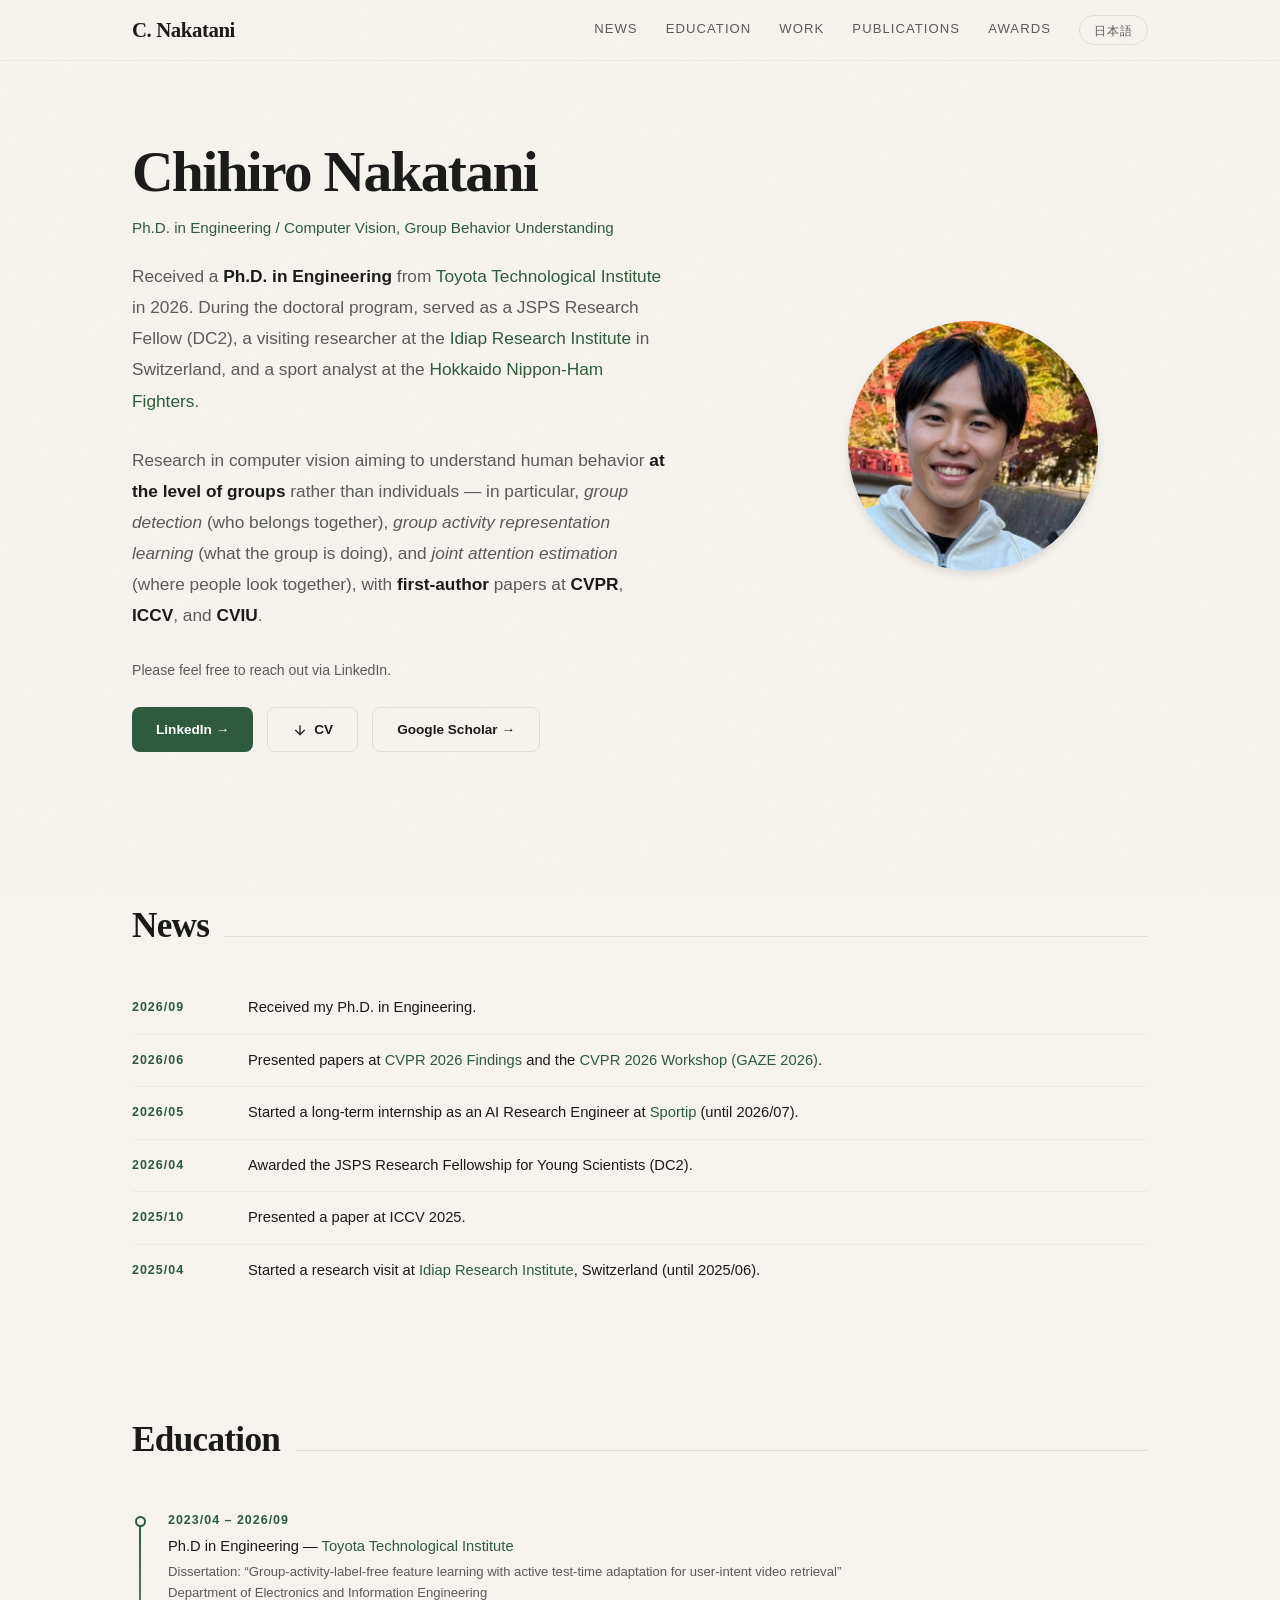
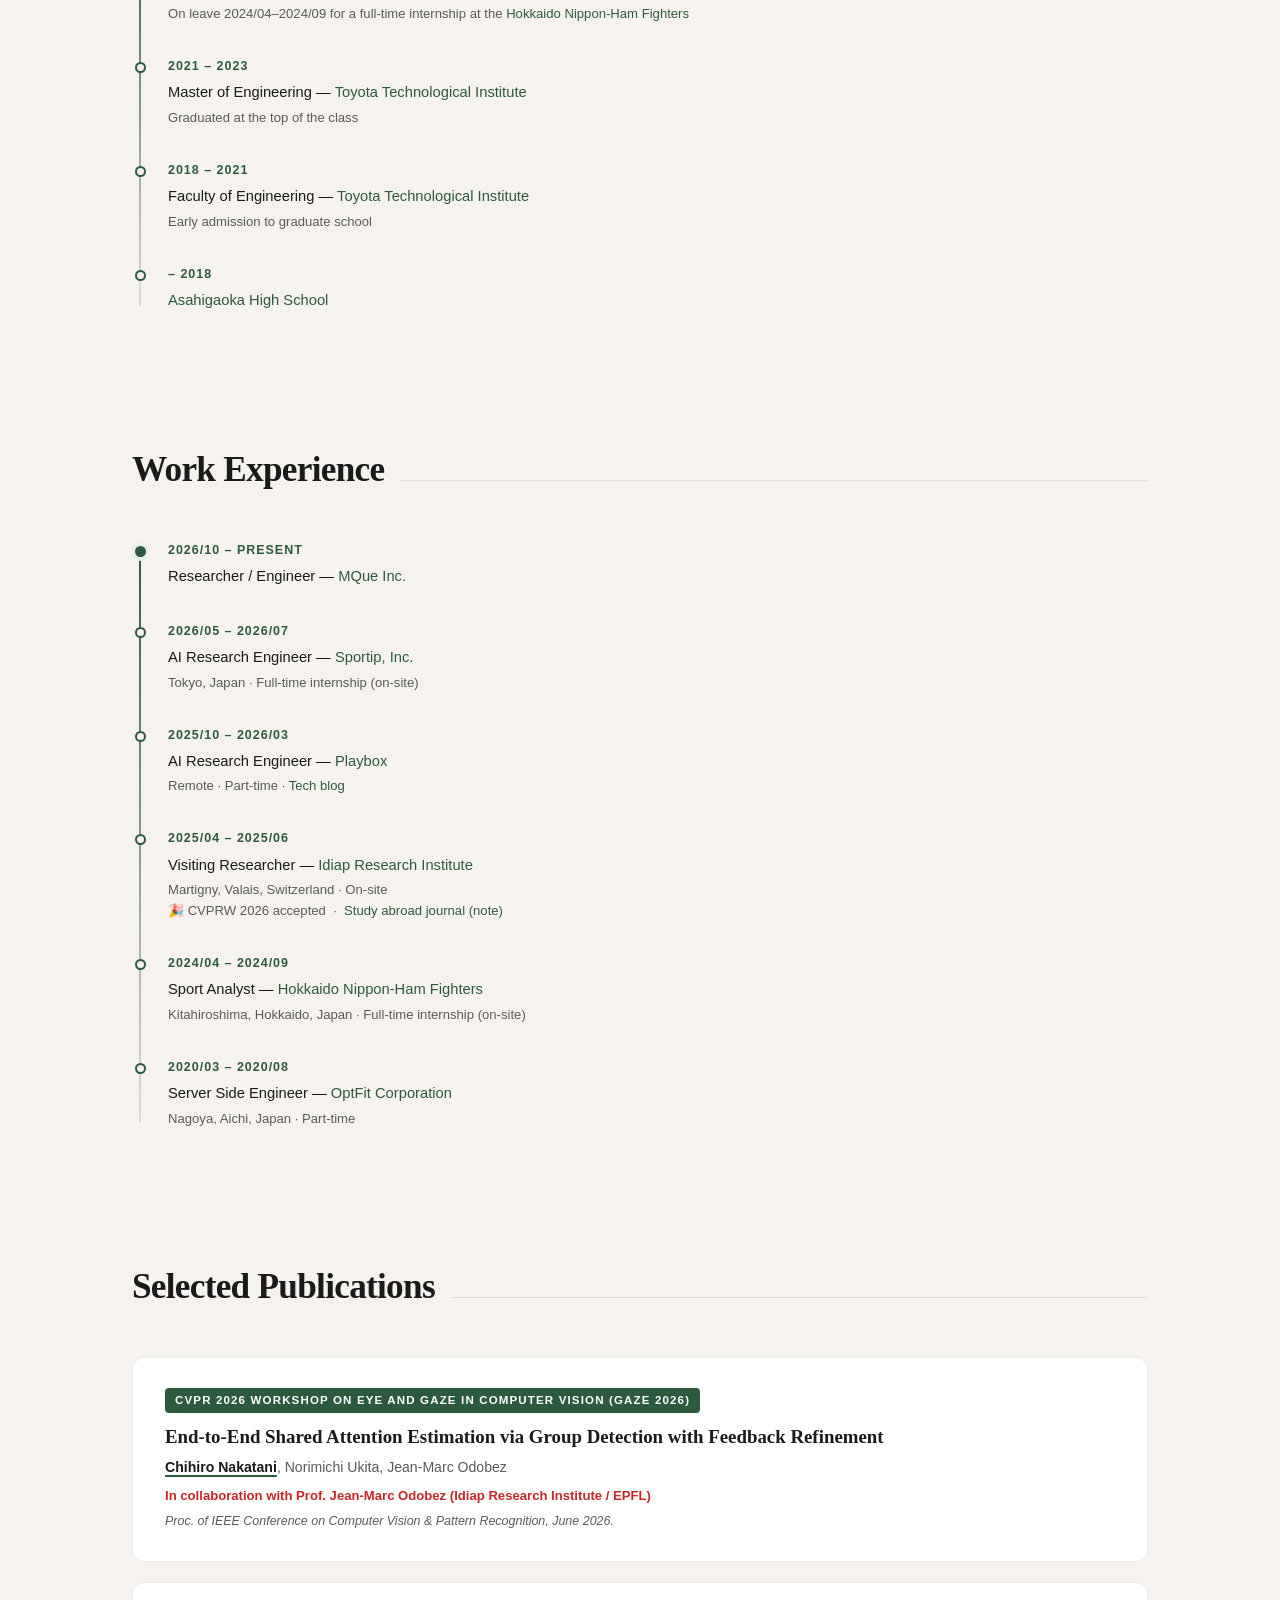
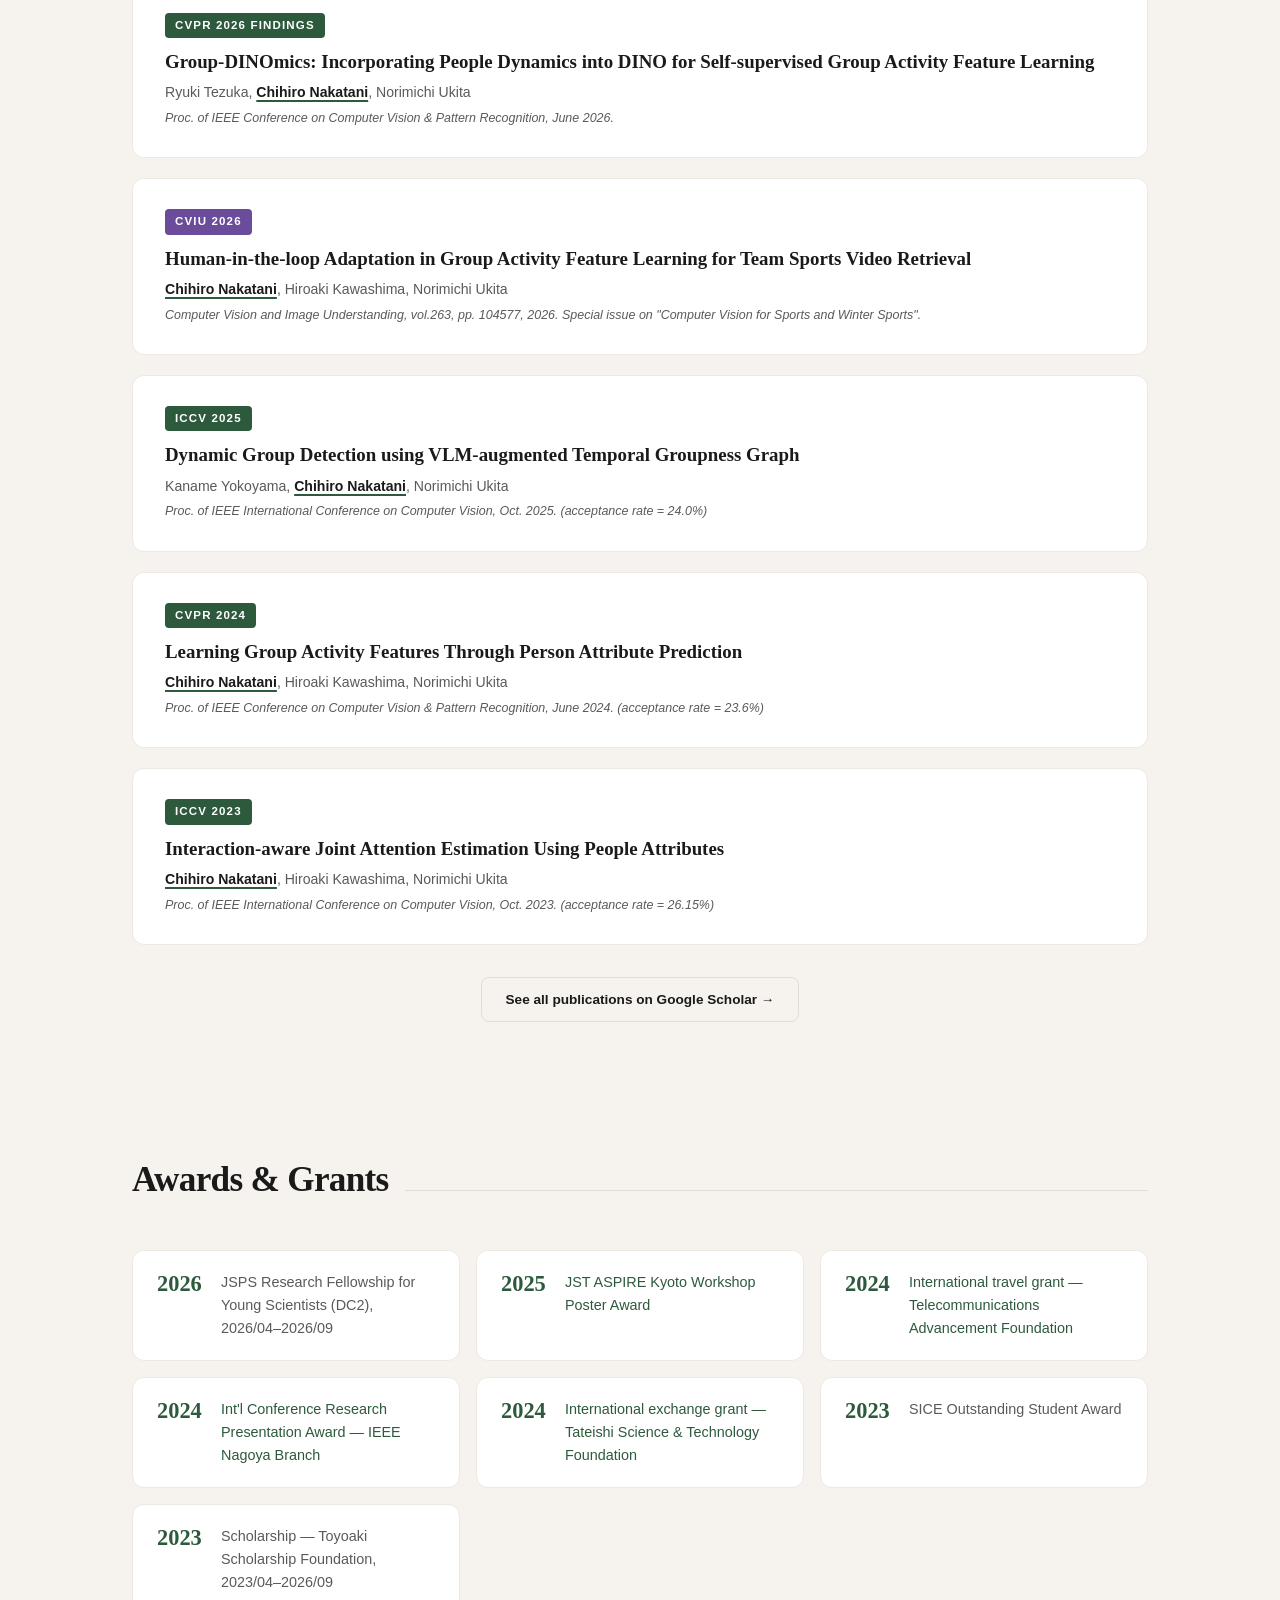
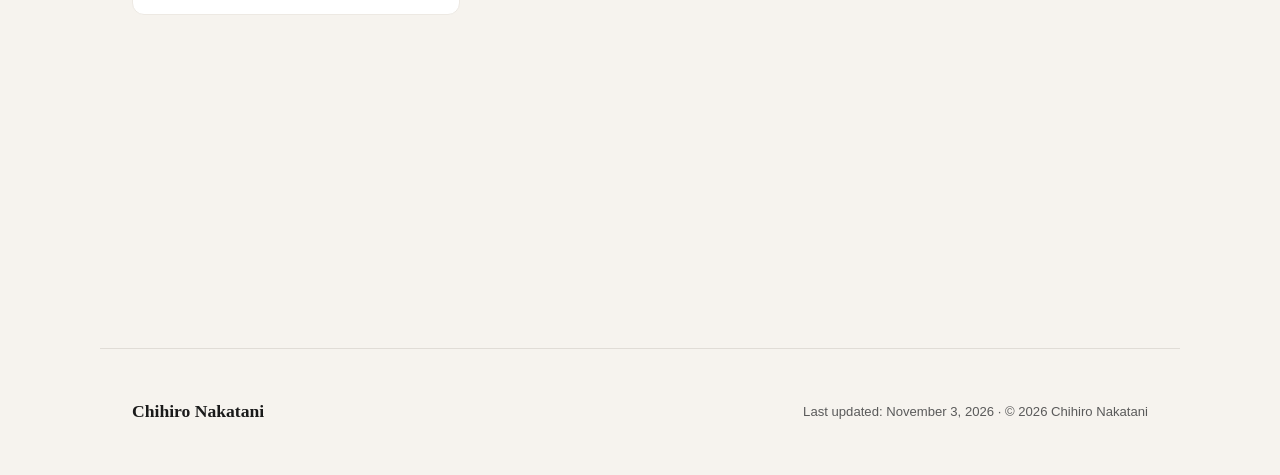
<file: index.html>
<!DOCTYPE html>
<html lang="en">
<head>
  <meta charset="UTF-8">
  <meta name="viewport" content="width=device-width, initial-scale=1.0">
  <title>Chihiro Nakatani</title>
  <meta name="description" content="Chihiro Nakatani holds a Ph.D. in Engineering and works on group activity recognition, action understanding, and AI in sports. First-author publications at CVPR and ICCV.">
  <meta name="author" content="Chihiro Nakatani">

  <!-- This page is an entry point only; all ranking signals belong to portfolio_english.html -->
  <link rel="canonical" href="https://chihina.github.io/portfolio_english.html">

  <!-- Open Graph / SNS: duplicated here because X and LinkedIn crawlers do not
       follow the redirect below, so the card is built from this page's tags. -->
  <meta property="og:type" content="website">
  <meta property="og:title" content="Chihiro Nakatani">
  <meta property="og:description" content="Ph.D. in Engineering. First-author publications at CVPR and ICCV on group activity recognition and action understanding.">
  <meta property="og:url" content="https://chihina.github.io/">
  <meta property="og:image" content="https://chihina.github.io/imgs/croped_face_2025.png">
  <meta property="og:site_name" content="Chihiro Nakatani">
  <meta property="og:locale" content="en_US">
  <meta property="og:locale:alternate" content="ja_JP">

  <!-- Twitter Card -->
  <meta name="twitter:card" content="summary">
  <meta name="twitter:title" content="Chihiro Nakatani">
  <meta name="twitter:description" content="Ph.D. in Engineering, working on group activity recognition. First-author at CVPR and ICCV.">
  <meta name="twitter:image" content="https://chihina.github.io/imgs/croped_face_2025.png">

  <!-- Redirect via replace() so this page leaves no history entry and the
       back button still works. meta refresh covers JavaScript-disabled clients. -->
  <script>location.replace("https://chihina.github.io/portfolio_english.html");</script>
  <noscript>
    <meta http-equiv="refresh" content="0; url=https://chihina.github.io/portfolio_english.html">
  </noscript>

  <style>
    body {
      margin: 0;
      min-height: 100vh;
      display: flex;
      flex-direction: column;
      align-items: center;
      justify-content: center;
      gap: 12px;
      background: #F6F3EE;
      color: #1A1A1A;
      font-family: 'DM Sans', -apple-system, sans-serif;
      font-size: 0.95rem;
      text-align: center;
      padding: 24px;
    }
    a { color: #2D5A3D; }
  </style>
</head>
<body>
  <p>Redirecting to <a href="https://chihina.github.io/portfolio_english.html">Chihiro Nakatani &mdash; Portfolio</a></p>
  <p><a href="https://chihina.github.io/portfolio_japanese.html">日本語版はこちら</a></p>
</body>
</html>
</file>
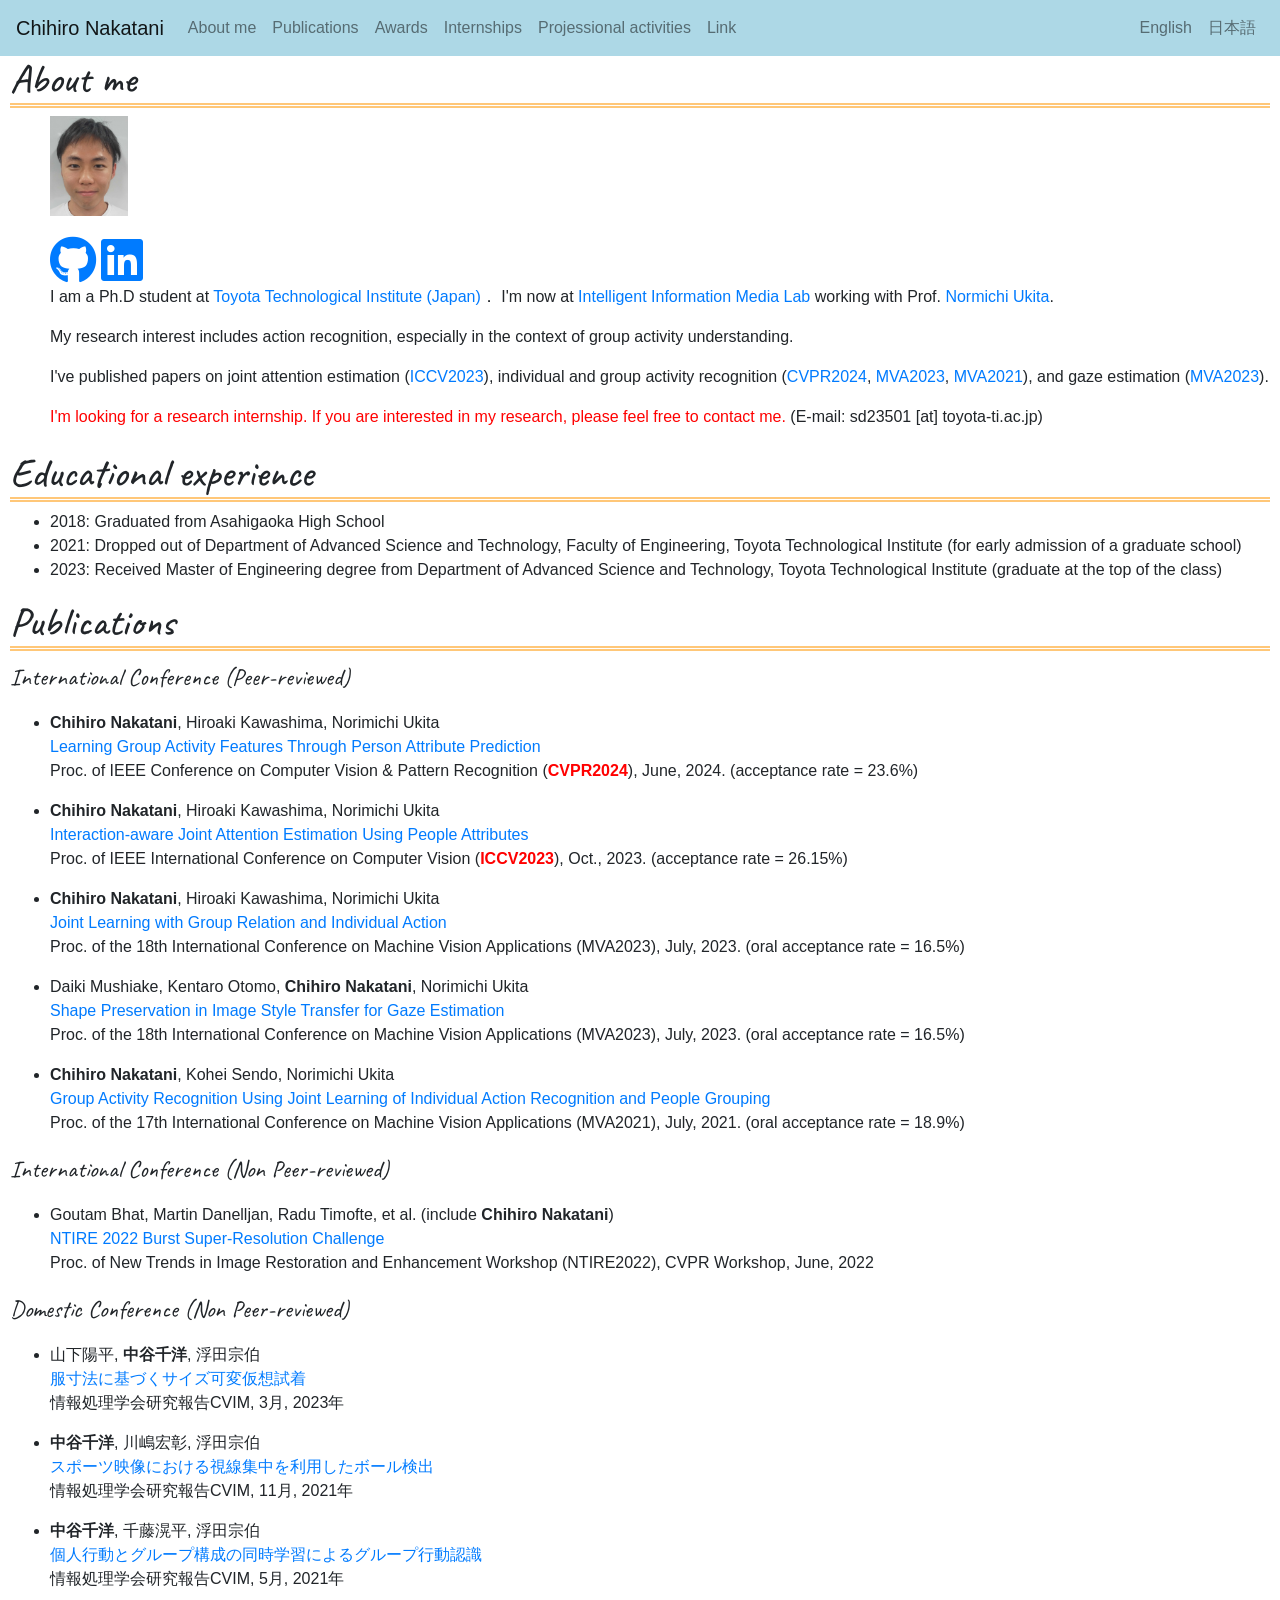
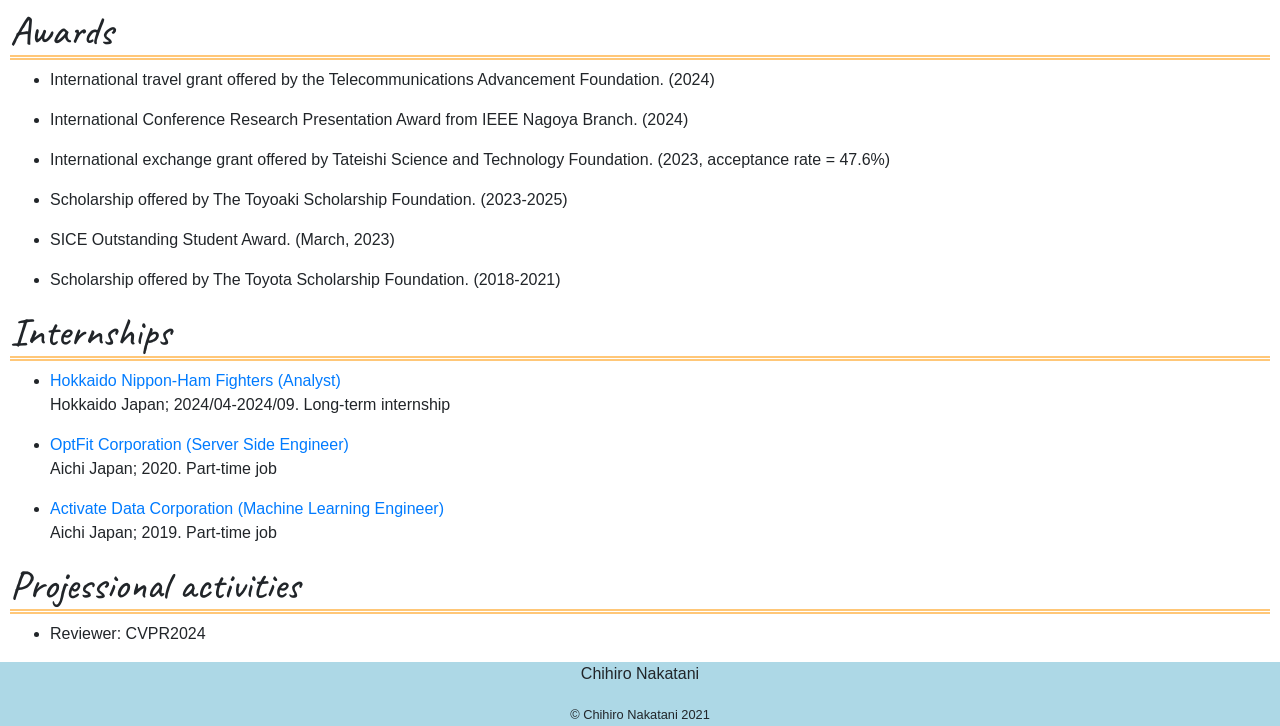
<file: en.html>
<!DOCTYPE html>
<html lang="en">
    <head>
        <!-- Global site tag (gtag.js) - Google Analytics -->
        <script async src="https://www.googletagmanager.com/gtag/js?id=UA-151344175-3"></script>
        <script>
        window.dataLayer = window.dataLayer || [];
        function gtag(){dataLayer.push(arguments);}
        gtag('js', new Date());

        gtag('config', 'UA-151344175-3');
        </script>

        <meta charset="utf-8">
        <!-- viewport meta -->
        <meta name="viewport" content="width=device-width, initial-scale=1, shrink-to-fit=no">

        <!-- for SEO -->
        <title>Chihiro Nakatani</title>
        <meta name="google-site-verification" content="QctcWsPf-_8hO_acA2qVR2J2r1-QyQ2ILQvJ5n_lks0" />        
        <meta name="keyword" content="chihiro nakatani, chihiro, nakatani, portfolio, 中谷千洋"> 
        <meta name="descriprion" 
        content="this site is portfolio of chihiro nakatani.
                It shows self introduction and experience of develop.
                このページは中谷千洋のポートフォリオページです。"
        > 

         <!-- Bootstrap CSS -->
         <link rel="stylesheet" href="https://stackpath.bootstrapcdn.com/bootstrap/4.4.1/css/bootstrap.min.css" integrity="sha384-Vkoo8x4CGsO3+Hhxv8T/Q5PaXtkKtu6ug5TOeNV6gBiFeWPGFN9MuhOf23Q9Ifjh" crossorigin="anonymous">

         <script src="https://code.jquery.com/jquery-3.4.1.slim.min.js" integrity="sha384-J6qa4849blE2+poT4WnyKhv5vZF5SrPo0iEjwBvKU7imGFAV0wwj1yYfoRSJoZ+n" crossorigin="anonymous"></script>
         <script src="https://cdn.jsdelivr.net/npm/popper.js@1.16.0/dist/umd/popper.min.js" integrity="sha384-Q6E9RHvbIyZFJoft+2mJbHaEWldlvI9IOYy5n3zV9zzTtmI3UksdQRVvoxMfooAo" crossorigin="anonymous"></script>
         <script src="https://stackpath.bootstrapcdn.com/bootstrap/4.4.1/js/bootstrap.min.js" integrity="sha384-wfSDF2E50Y2D1uUdj0O3uMBJnjuUD4Ih7YwaYd1iqfktj0Uod8GCExl3Og8ifwB6" crossorigin="anonymous"></script>

        <!-- for icon -->
        <link href="https://use.fontawesome.com/releases/v5.6.1/css/all.css" rel="stylesheet">

        <link rel="stylesheet" href="style.css">

        <!-- font -->
        <link href="https://fonts.googleapis.com/css?family=Caveat" rel="stylesheet">
        <link href="https://fonts.googleapis.com/css?family=Corben:700" rel="stylesheet">
    </head>
    <body>
        <header>
            <nav class="navbar navbar-expand-lg navbar-light fixed-top">
                <a class="navbar-brand" href="#top">Chihiro Nakatani</a>
                <button class="navbar-toggler" type="button" data-toggle="collapse" data-target="#navbarNavDropdown" aria-controls="navbarNavDropdown" aria-expanded="false" aria-label="Toggle navigation">
                    <span class="navbar-toggler-icon"></span>
                </button>
                <div class="collapse navbar-collapse" id="navbarNavDropdown">
                    <ul class="navbar-nav mr-auto">
                        <li class="nav-item">
                        <a class="nav-link" href="#aboutme">About me</a>
                        </li>
                        <li class="nav-item">
                            <a class="nav-link" href="#publications">Publications</a>
                        </li>
                        <li class="nav-item">
                            <a class="nav-link" href="#awards">Awards</a>
                        </li>
                        <li class="nav-item">
                        <a class="nav-link" href="#internships">Internships</a>
                        </li>
                        <li class="nav-item">
                            <a class="nav-link" href="#projessional_activities">Projessional activities</a>
                        </li>
                        <li class="nav-item">
                            <a class="nav-link" href="#link">Link</a>
                        </li>                    
                    </ul>
                    <ul class="navbar-nav">
                        <li class="nav-item">
                            <a class="nav-link" href="./portfolio_english.html">English</a>
                        </li>
                        <li class="nav-item">
                            <a class="nav-link" href="./portfolio_japanese.html">日本語</a>
                        </li>
                    </ul>
                </div> 
              </nav>
        </header>
        <main>
            <div id="aboutme">
                <h1 class="title">About me</h1>
                <ul class="aboutme">
                    <li class="aboutme">
                        <img src="imgs/croped_face_2023.jpg" alt="Face", height="100px">        
                    </li>
                    <a href="https://github.com/chihina" target="_blank" rel="noopener noreferrer"><i class="fab fa-github me_icons"></i></a>
                    <a href="https://www.linkedin.com/in/chihiro-nakatani-2060b01a9" target="_blank" rel="noopener noreferrer"><i class="fab fa-linkedin me_icons"></i></a>
                    <li class="aboutme">
                        <p> I am a Ph.D student at 
                            <a href="https://www.toyota-ti.ac.jp/" target="_blank" rel="noopener noreferrer">Toyota Technological Institute (Japan)<a>．
                            I'm now at    
                            <a href="https://www.toyota-ti.ac.jp/Lab/Denshi/iim/index-j.html" target="_blank" rel="noopener noreferrer">Intelligent Information Media Lab<a> 
                            working with Prof. 
                            <a href="https://www.toyota-ti.ac.jp/Lab/Denshi/iim/ukita/index-j.html" target="_blank" rel="noopener noreferrer">Normichi Ukita<a>.
                        </p>
                        <p>
                            My research interest includes action recognition, especially in the context of group activity understanding.
                        </p>
                        <p>
                            I've published papers on joint attention estimation 
                            (<a href="https://www.toyota-ti.ac.jp/Lab/Denshi/iim/ukita/selection/ICCV2023-PJAE.html" target="_blank" rel="noopener noreferrer">ICCV2023<a>),
                            individual and group activity recognition
                            (<a href="https://www.toyota-ti.ac.jp/Lab/Denshi/iim/ukita/selection/CVPR2024-GAFL.html" target="_blank" rel="noopener noreferrer">CVPR2024<a>,
                            <a href="https://ieeexplore.ieee.org/document/10215994" target="_blank" rel="noopener noreferrer">MVA2023<a>,
                            <a href="http://www.mva-org.jp/Proceedings/2021/papers/O1-2-2.pdf" target="_blank" rel="noopener noreferrer">MVA2021<a>),
                            and gaze estimation 
                            (<a href="https://ieeexplore.ieee.org/document/10216216" target="_blank" rel="noopener noreferrer">MVA2023<a>).
                        </p>
                        <p>
                            <font color="red">
                                I'm looking for a research internship. If you are interested in my research, please feel free to contact me.
                            </font>
                            (E-mail: sd23501 [at] toyota-ti.ac.jp)
                        </p>
                    </li>
                </ul>
            </div>
            <div id="educational_experience">
                <h1 class="title">Educational experience</h1>
                <ul class="educational_experience">
                    <li class="abouteducational_experienceme">
                        2018: Graduated from Asahigaoka High School
                    </li>
                    <li class="abouteducational_experienceme">
                        2021: Dropped out of Department of Advanced Science and Technology, Faculty of Engineering, Toyota Technological Institute
                        (for early admission of a graduate school)
                    </li>
                    <li class="abouteducational_experienceme">
                        2023: Received Master of Engineering degree from Department of Advanced Science and Technology, Toyota Technological Institute
                        (graduate at the top of the class)
                    </li>
                </ul>
            </div>

            <h1 class="title">Publications</h1>

            <div id="publications">
                <p class="title_sub">International Conference (Peer-reviewed)</p>
                <ul class="publicationseParent">
                    <li class="publicationseParent">
                        <b>Chihiro Nakatani</b>, Hiroaki Kawashima, Norimichi Ukita
                    </li>
                    <a href="https://www.toyota-ti.ac.jp/Lab/Denshi/iim/ukita/selection/CVPR2024-GAFL.html" target="_blank" rel="noopener noreferrer">
                    Learning Group Activity Features Through Person Attribute Prediction
                    <a>
                    <p>
                    Proc. of IEEE Conference on Computer Vision & Pattern Recognition (<b><font color="red">CVPR2024</font></b>), June, 2024. (acceptance rate = 23.6%)
                    </p>
                </ul>
                <ul class="publicationseParent">
                    <li class="publicationseParent">
                        <b>Chihiro Nakatani</b>, Hiroaki Kawashima, Norimichi Ukita
                    </li>
                    <a href="https://www.toyota-ti.ac.jp/Lab/Denshi/iim/ukita/selection/ICCV2023-PJAE.html" target="_blank" rel="noopener noreferrer">
                    Interaction-aware Joint Attention Estimation Using People Attributes
                    <a>
                    <p>
                    Proc. of IEEE International Conference on Computer Vision (<b><font color="red">ICCV2023</font></b>), Oct., 2023. (acceptance rate = 26.15%)
                    </p>
                </ul>
                <ul class="publicationseParent">
                    <li class="publicationseParent">
                        <b>Chihiro Nakatani</b>, Hiroaki Kawashima, Norimichi Ukita
                    </li>
                    <a href="https://ieeexplore.ieee.org/document/10215994" target="_blank" rel="noopener noreferrer">
                        Joint Learning with Group Relation and Individual Action
                    <a>
                    <p>
                        Proc. of the 18th International Conference on Machine Vision Applications (MVA2023), July, 2023. (oral acceptance rate = 16.5%)
                    </p>
                </ul>
                <ul class="publicationseParent">
                    <li class="publicationseParent">
                        Daiki Mushiake,  Kentaro Otomo, <b>Chihiro Nakatani</b>, Norimichi Ukita
                    </li>
                    <a href="https://ieeexplore.ieee.org/document/10216216" target="_blank" rel="noopener noreferrer">
                        Shape Preservation in Image Style Transfer for Gaze Estimation
                    <a>
                    <p>
                        Proc. of the 18th International Conference on Machine Vision Applications (MVA2023), July, 2023. (oral acceptance rate = 16.5%)
                    </p>
                </ul>
                </ul>
                <ul class="publicationseParent">
                    <li class="publicationseParent">
                        <b>Chihiro Nakatani</b>, Kohei Sendo, Norimichi Ukita
                    </li>
                    <a href="http://www.mva-org.jp/Proceedings/2021/papers/O1-2-2.pdf" target="_blank" rel="noopener noreferrer">
                        Group Activity Recognition Using Joint Learning of Individual Action Recognition and People Grouping
                    <a>
                    <p>
                        Proc. of the 17th International Conference on Machine Vision Applications (MVA2021), July, 2021. (oral acceptance rate = 18.9%)
                    </p>
                </ul>
            </div>

            <div id="publications">
                <p class="title_sub">International Conference (Non Peer-reviewed)</p>
                <ul class="publicationseParent">
                    <li class="publicationseParent">
                        Goutam Bhat, Martin Danelljan, Radu Timofte, et al. (include <b>Chihiro Nakatani</b>)
                    </li>
                    <a href="https://openaccess.thecvf.com/content/CVPR2022W/NTIRE/html/Bhat_NTIRE_2022_Burst_Super-Resolution_Challenge_CVPRW_2022_paper.html" target="_blank" rel="noopener noreferrer">
                        NTIRE 2022 Burst Super-Resolution Challenge
                    <a>
                    <p>
                        Proc. of New Trends in Image Restoration and Enhancement Workshop (NTIRE2022), CVPR Workshop, June, 2022
                    </p>
                </ul>
            </div>

            <div id="publications">
                <p class="title_sub">Domestic Conference (Non Peer-reviewed)</p>
                <ul class="publicationseParent">
                    <li class="publicationseParent">
                        山下陽平, <b>中谷千洋</b>, 浮田宗伯
                    </li>
                    <a href="https://ipsj.ixsq.nii.ac.jp/ej/index.php?active_action=repository_view_main_item_detail&page_id=13&block_id=8&item_id=213545&item_no=1" target="_blank" rel="noopener noreferrer">
                        服寸法に基づくサイズ可変仮想試着
                    <a>
                    <p>
                        情報処理学会研究報告CVIM, 3月, 2023年
                    </p>
                </ul>
                <ul class="publicationseParent">
                    <li class="publicationseParent">
                        <b>中谷千洋</b>, 川嶋宏彰, 浮田宗伯
                    </li>
                    <a href="https://ipsj.ixsq.nii.ac.jp/ej/index.php?active_action=repository_view_main_item_detail&page_id=13&block_id=8&item_id=213545&item_no=1" target="_blank" rel="noopener noreferrer">
                        スポーツ映像における視線集中を利用したボール検出
                    <a>
                    <p>
                        情報処理学会研究報告CVIM, 11月, 2021年
                    </p>
                </ul>
                <ul class="publicationseParent">
                    <li class="publicationseParent">
                        <b>中谷千洋</b>, 千藤滉平, 浮田宗伯
                    </li>
                    <a href="https://ipsj.ixsq.nii.ac.jp/ej/index.php?active_action=repository_view_main_item_detail&page_id=13&block_id=8&item_id=211120&item_no=1" target="_blank" rel="noopener noreferrer">
                        個人行動とグループ構成の同時学習によるグループ行動認識
                    <a>
                    <p>
                        情報処理学会研究報告CVIM, 5月, 2021年
                    </p>
                </ul>                
            </div>
            <!-- <p> See other publications at
                <a href="https://scholar.google.com/citations?user=StlST64AAAAJ" target="_blank" rel="noopener noreferrer">google scholar<a>
                    .
            </p> -->
            <div id="awards">
                <h1 class="title">Awards</h1>
                <ul class="awardsParent">
                    <li class="awardsParent">
                        <p>International travel grant offered by the Telecommunications Advancement Foundation. (2024)</p>
                    </li>
                    <li class="awardsParent">
                        <p>International Conference Research Presentation Award from IEEE Nagoya Branch. (2024)</p>
                    </li>
                    <li class="awardsParent">
                        <p>International exchange grant offered by Tateishi Science and Technology Foundation. (2023, acceptance rate = 47.6%)</p>
                    </li>
                    <li class="awardsParent">
                        <p>Scholarship offered by The Toyoaki Scholarship Foundation. (2023-2025)</p>
                    </li>
                    <li class="awardsParent">
                        <p>SICE Outstanding Student Award. (March, 2023)</p>
                    </li>
                    <li class="awardsParent">
                        <p>Scholarship offered by The Toyota Scholarship Foundation. (2018-2021)</p>
                    </li>
                </ul>
            </div>
            </div>
            <div id="internships">
                <h1 class="title">Internships</h1>
                <ul class="internshipsParent">
                    <li class="internshipsParent">
                        <a href="https://www.fighters.co.jp/" target="_blank" rel="noopener noreferrer">Hokkaido Nippon-Ham Fighters (Analyst)<a>
                    </li>
                    <p>Hokkaido Japan; 2024/04-2024/09. Long-term internship</p>
                    <!-- <p>Analyzing defence using tracking data.</p> -->
                </ul>
                <ul class="internshipsParent">
                    <li class="internshipsParent">
                        <a href="https://optfit.jp/" target="_blank" rel="noopener noreferrer">OptFit Corporation (Server Side Engineer)<a>
                    </li>
                    <p>Aichi Japan; 2020. Part-time job</p>
                    <!-- <p>Developing web service related to gym management.</p> -->
                </ul>
                <ul class="internshipsParent">
                    <li class="internshipsParent">
                        <a href="https://activate-data.com/" target="_blank" rel="noopener noreferrer">Activate Data Corporation (Machine Learning Engineer)<a>
                    </li>
                    <p>Aichi Japan; 2019. Part-time job</p>
                    <!-- <p>Training models of image recognition using deep learning.</p> -->
                </ul>
            </div>
            <div id="projessional_activities">
                <h1 class="title">Projessional activities</h1>
                <ul class="proActParent">
                    <li class="proActParent">
                        Reviewer: CVPR2024
                    </li>
                </ul>
            </div>
            <!-- <div id="link"> -->
                <!-- <h1 class="title">Link</h1> -->
                <!-- <p><a href="https://github.com/chihina" target="_blank" rel="noopener noreferrer"><span>Github</span></a></p> -->
                <!-- <p><a href="https://www.linkedin.com/in/chihiro-nakatani-2060b01a9" target="_blank" rel="noopener noreferrer"><span>LinkedIn</span></a></p> -->
                <!-- <p><a href="https://scholar.google.com/citations?user=StlST64AAAAJ" target="_blank" rel="noopener noreferrer"><span>Google Scholar</span></a></p> -->
            <!-- </div> -->
        </main>
        <footer>
            <div style="text-align: center;">
                <p>Chihiro Nakatani</p>
                <small>&copy; Chihiro Nakatani 2021</small>
            </div>
        </footer>
    </body>
</html>
</file>
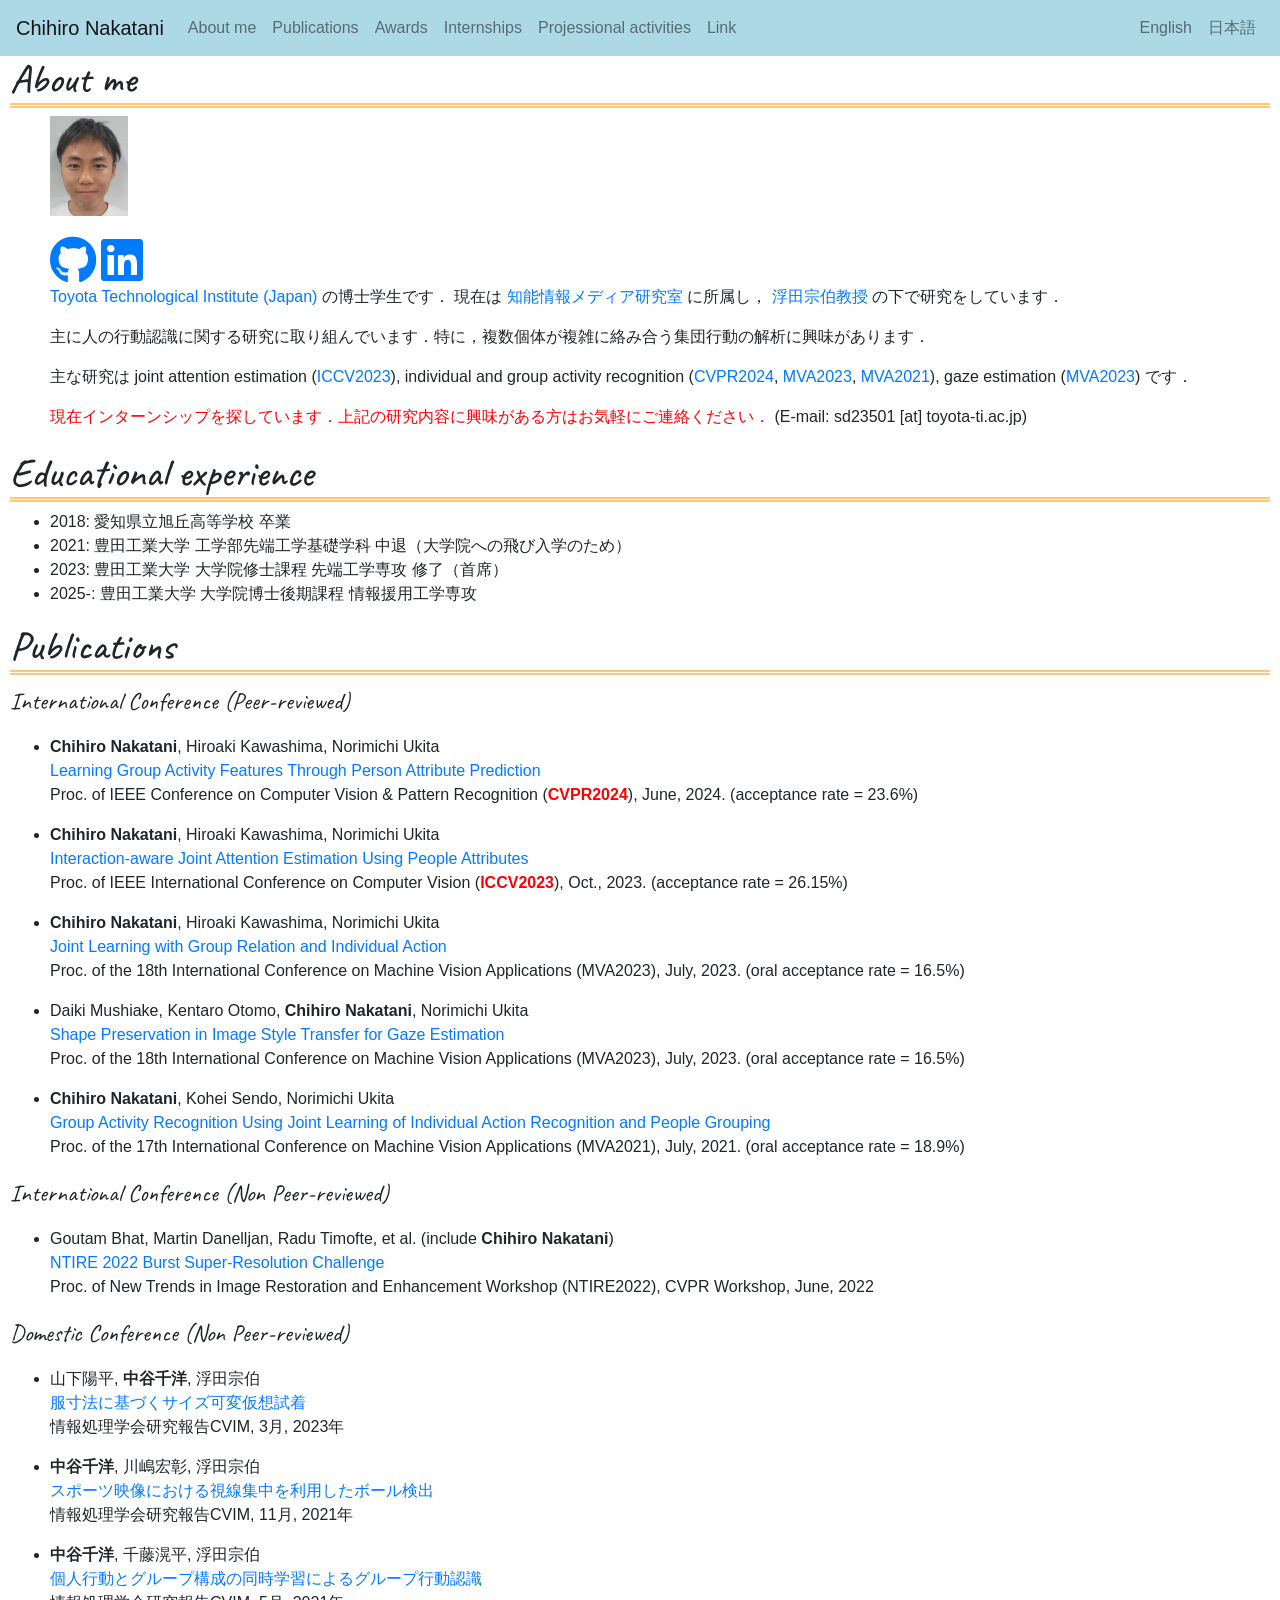
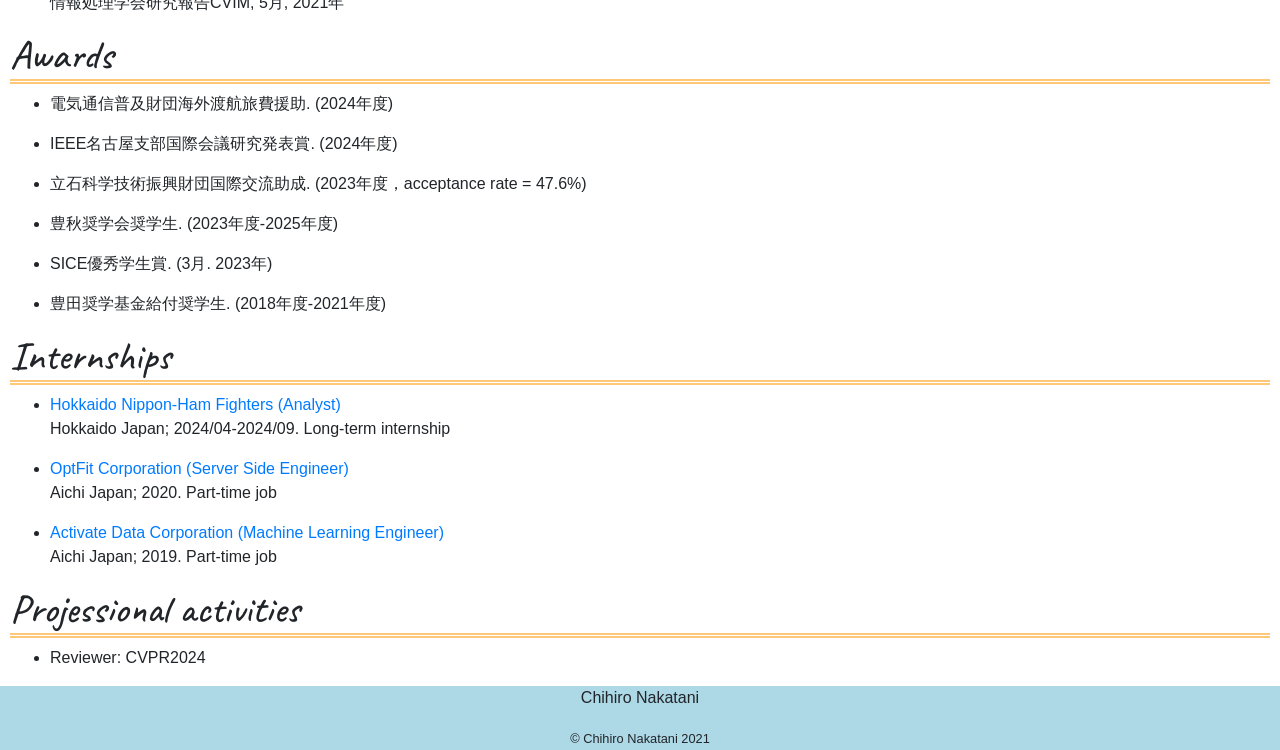
<file: ja.html>
<!DOCTYPE html>
<html lang="en">
    <head>
        <!-- Global site tag (gtag.js) - Google Analytics -->
        <script async src="https://www.googletagmanager.com/gtag/js?id=UA-151344175-3"></script>
        <script>
        window.dataLayer = window.dataLayer || [];
        function gtag(){dataLayer.push(arguments);}
        gtag('js', new Date());

        gtag('config', 'UA-151344175-3');
        </script>

        <meta charset="utf-8">
        <!-- viewport meta -->
        <meta name="viewport" content="width=device-width, initial-scale=1, shrink-to-fit=no">

        <!-- for SEO -->
        <title>Chihiro Nakatani</title>
        <meta name="keyword" content="chihiro nakatani, chihiro, nakatani, portfolio, 中谷千洋"> 
        <meta name="descriprion" 
        content="this site is portfolio of chihiro nakatani.
                It shows self introduction and experience of develop.
                このページは中谷千洋のポートフォリオページです。"
        > 

        <!-- Bootstrap CSS -->
        <link rel="stylesheet" href="https://stackpath.bootstrapcdn.com/bootstrap/4.4.1/css/bootstrap.min.css" integrity="sha384-Vkoo8x4CGsO3+Hhxv8T/Q5PaXtkKtu6ug5TOeNV6gBiFeWPGFN9MuhOf23Q9Ifjh" crossorigin="anonymous">

        <script src="https://code.jquery.com/jquery-3.4.1.slim.min.js" integrity="sha384-J6qa4849blE2+poT4WnyKhv5vZF5SrPo0iEjwBvKU7imGFAV0wwj1yYfoRSJoZ+n" crossorigin="anonymous"></script>
        <script src="https://cdn.jsdelivr.net/npm/popper.js@1.16.0/dist/umd/popper.min.js" integrity="sha384-Q6E9RHvbIyZFJoft+2mJbHaEWldlvI9IOYy5n3zV9zzTtmI3UksdQRVvoxMfooAo" crossorigin="anonymous"></script>
        <script src="https://stackpath.bootstrapcdn.com/bootstrap/4.4.1/js/bootstrap.min.js" integrity="sha384-wfSDF2E50Y2D1uUdj0O3uMBJnjuUD4Ih7YwaYd1iqfktj0Uod8GCExl3Og8ifwB6" crossorigin="anonymous"></script>

        <!-- for icon -->
        <link href="https://use.fontawesome.com/releases/v5.6.1/css/all.css" rel="stylesheet">

        <link rel="stylesheet" href="style.css">

        <!-- font -->
        <link href="https://fonts.googleapis.com/css?family=Caveat" rel="stylesheet">
        <link href="https://fonts.googleapis.com/css?family=Corben:700" rel="stylesheet">
    </head>
    <body>
        <header>
            <nav class="navbar navbar-expand-lg navbar-light fixed-top">
                <a class="navbar-brand" href="#top">Chihiro Nakatani</a>
                <button class="navbar-toggler" type="button" data-toggle="collapse" data-target="#navbarNavDropdown" aria-controls="navbarNavDropdown" aria-expanded="false" aria-label="Toggle navigation">
                    <span class="navbar-toggler-icon"></span>
                </button>
                <div class="collapse navbar-collapse" id="navbarNavDropdown">
                    <ul class="navbar-nav mr-auto">
                        <li class="nav-item">
                        <a class="nav-link" href="#aboutme">About me</a>
                        </li>
                        <li class="nav-item">
                            <a class="nav-link" href="#publications">Publications</a>
                        </li>
                        <li class="nav-item">
                            <a class="nav-link" href="#awards">Awards</a>
                        </li>
                        <li class="nav-item">
                        <a class="nav-link" href="#internships">Internships</a>
                        </li>
                        <li class="nav-item">
                            <a class="nav-link" href="#projessional_activities">Projessional activities</a>
                        </li>
                        <li class="nav-item">
                            <a class="nav-link" href="#link">Link</a>
                        </li>                    
                    </ul>
                    <ul class="navbar-nav">
                        <li class="nav-item">
                            <a class="nav-link" href="./portfolio_english.html">English</a>
                        </li>
                        <li class="nav-item">
                            <a class="nav-link" href="./portfolio_japanese.html">日本語</a>
                        </li>
                    </ul>
                </div> 
              </nav>
        </header>
        <main>
            <div id="aboutme">
                <h1 class="title">About me</h1>
                <ul class="aboutme">
                    <li class="aboutme">
                        <img src="imgs/croped_face_2023.jpg" alt="Face", height="100px">
                    </li>
                    <a href="https://github.com/chihina" target="_blank" rel="noopener noreferrer"><i class="fab fa-github me_icons"></i></a>
                    <a href="https://www.linkedin.com/in/chihiro-nakatani-2060b01a9" target="_blank" rel="noopener noreferrer"><i class="fab fa-linkedin me_icons"></i></a>
                    <li class="aboutme">
                        <p>
                           <a href="https://www.toyota-ti.ac.jp/" target="_blank" rel="noopener noreferrer">Toyota Technological Institute (Japan)<a>
                            の博士学生です．
                            現在は
                            <a href="https://www.toyota-ti.ac.jp/Lab/Denshi/iim/index-j.html" target="_blank" rel="noopener noreferrer">知能情報メディア研究室<a> 
                            に所属し，
                            <a href="https://www.toyota-ti.ac.jp/Lab/Denshi/iim/ukita/index-j.html" target="_blank" rel="noopener noreferrer">浮田宗伯教授<a>
                            の下で研究をしています．
                        </p>
                        <p>
                            主に人の行動認識に関する研究に取り組んでいます．特に，複数個体が複雑に絡み合う集団行動の解析に興味があります．
                        </p>
                        <p>
                            主な研究は joint attention estimation 
                            (<a href="https://www.toyota-ti.ac.jp/Lab/Denshi/iim/ukita/selection/ICCV2023-PJAE.html" target="_blank" rel="noopener noreferrer">ICCV2023<a>),
                            individual and group activity recognition
                            (<a href="https://www.toyota-ti.ac.jp/Lab/Denshi/iim/ukita/selection/CVPR2024-GAFL.html" target="_blank" rel="noopener noreferrer">CVPR2024<a>,
                            <a href="https://ieeexplore.ieee.org/document/10215994" target="_blank" rel="noopener noreferrer">MVA2023<a>,
                            <a href="http://www.mva-org.jp/Proceedings/2021/papers/O1-2-2.pdf" target="_blank" rel="noopener noreferrer">MVA2021<a>),
                            gaze estimation 
                            (<a href="https://ieeexplore.ieee.org/document/10216216" target="_blank" rel="noopener noreferrer">MVA2023<a>)
                            です．
                        </p>
                        <p>
                            <font color="red">
                                現在インターンシップを探しています．上記の研究内容に興味がある方はお気軽にご連絡ください．
                            </font>
                            (E-mail: sd23501 [at] toyota-ti.ac.jp)
                        </p>
                    </li>
                </ul>
            </div>
            <div id="educational_experience">
                <h1 class="title">Educational experience</h1>
                <ul class="educational_experience">
                    <li class="abouteducational_experienceme">
                        2018: 愛知県立旭丘高等学校 卒業
                    </li>
                    <li class="abouteducational_experienceme">
                        2021: 豊田工業大学 工学部先端工学基礎学科 中退（大学院への飛び入学のため）
                    </li>
                    <li class="abouteducational_experienceme">
                        2023: 豊田工業大学 大学院修士課程 先端工学専攻 修了（首席）
                    </li>
                    <li class="abouteducational_experienceme">
                        2025-: 豊田工業大学 大学院博士後期課程 情報援用工学専攻
                    </li>
                </ul>
            </div>

            <h1 class="title">Publications</h1>
            <div id="publications">
                <p class="title_sub">International Conference (Peer-reviewed)</p>
                <ul class="publicationseParent">
                    <li class="publicationseParent">
                        <b>Chihiro Nakatani</b>, Hiroaki Kawashima, Norimichi Ukita
                    </li>
                    <a href="https://www.toyota-ti.ac.jp/Lab/Denshi/iim/ukita/selection/CVPR2024-GAFL.html" target="_blank" rel="noopener noreferrer">
                    Learning Group Activity Features Through Person Attribute Prediction
                    <a>
                    <p>
                    Proc. of IEEE Conference on Computer Vision & Pattern Recognition (<b><font color="red">CVPR2024</font></b>), June, 2024. (acceptance rate = 23.6%)
                    </p>
                </ul>
                <ul class="publicationseParent">
                    <li class="publicationseParent">
                        <b>Chihiro Nakatani</b>, Hiroaki Kawashima, Norimichi Ukita
                    </li>
                    <a href="https://www.toyota-ti.ac.jp/Lab/Denshi/iim/ukita/selection/ICCV2023-PJAE.html" target="_blank" rel="noopener noreferrer">
                    Interaction-aware Joint Attention Estimation Using People Attributes
                    <a>
                    <p>
                    Proc. of IEEE International Conference on Computer Vision (<b><font color="red">ICCV2023</font></b>), Oct., 2023. (acceptance rate = 26.15%)
                    </p>
                </ul>
                <ul class="publicationseParent">
                    <li class="publicationseParent">
                        <b>Chihiro Nakatani</b>, Hiroaki Kawashima, Norimichi Ukita
                    </li>
                    <a href="https://ieeexplore.ieee.org/document/10215994" target="_blank" rel="noopener noreferrer">
                        Joint Learning with Group Relation and Individual Action
                    <a>
                    <p>
                        Proc. of the 18th International Conference on Machine Vision Applications (MVA2023), July, 2023. (oral acceptance rate = 16.5%)
                    </p>
                </ul>
                <ul class="publicationseParent">
                    <li class="publicationseParent">
                        Daiki Mushiake,  Kentaro Otomo, <b>Chihiro Nakatani</b>, Norimichi Ukita
                    </li>
                    <a href="https://ieeexplore.ieee.org/document/10216216" target="_blank" rel="noopener noreferrer">
                        Shape Preservation in Image Style Transfer for Gaze Estimation
                    <a>
                    <p>
                        Proc. of the 18th International Conference on Machine Vision Applications (MVA2023), July, 2023. (oral acceptance rate = 16.5%)
                    </p>
                </ul>
                </ul>
                <ul class="publicationseParent">
                    <li class="publicationseParent">
                        <b>Chihiro Nakatani</b>, Kohei Sendo, Norimichi Ukita
                    </li>
                    <a href="http://www.mva-org.jp/Proceedings/2021/papers/O1-2-2.pdf" target="_blank" rel="noopener noreferrer">
                        Group Activity Recognition Using Joint Learning of Individual Action Recognition and People Grouping
                    <a>
                    <p>
                        Proc. of the 17th International Conference on Machine Vision Applications (MVA2021), July, 2021. (oral acceptance rate = 18.9%)
                    </p>
                </ul>
            </div>

            <div id="publications">
                <p class="title_sub">International Conference (Non Peer-reviewed)</p>
                <ul class="publicationseParent">
                    <li class="publicationseParent">
                        Goutam Bhat, Martin Danelljan, Radu Timofte, et al. (include <b>Chihiro Nakatani</b>)
                    </li>
                    <a href="https://openaccess.thecvf.com/content/CVPR2022W/NTIRE/html/Bhat_NTIRE_2022_Burst_Super-Resolution_Challenge_CVPRW_2022_paper.html" target="_blank" rel="noopener noreferrer">
                        NTIRE 2022 Burst Super-Resolution Challenge
                    <a>
                    <p>
                        Proc. of New Trends in Image Restoration and Enhancement Workshop (NTIRE2022), CVPR Workshop, June, 2022
                    </p>
                </ul>
            </div>

            <div id="publications">
                <p class="title_sub">Domestic Conference (Non Peer-reviewed)</p>
                <ul class="publicationseParent">
                    <li class="publicationseParent">
                        山下陽平, <b>中谷千洋</b>, 浮田宗伯
                    </li>
                    <a href="https://ipsj.ixsq.nii.ac.jp/ej/index.php?active_action=repository_view_main_item_detail&page_id=13&block_id=8&item_id=213545&item_no=1" target="_blank" rel="noopener noreferrer">
                        服寸法に基づくサイズ可変仮想試着
                    <a>
                    <p>
                        情報処理学会研究報告CVIM, 3月, 2023年
                    </p>
                </ul>
                <ul class="publicationseParent">
                    <li class="publicationseParent">
                        <b>中谷千洋</b>, 川嶋宏彰, 浮田宗伯
                    </li>
                    <a href="https://ipsj.ixsq.nii.ac.jp/ej/index.php?active_action=repository_view_main_item_detail&page_id=13&block_id=8&item_id=213545&item_no=1" target="_blank" rel="noopener noreferrer">
                        スポーツ映像における視線集中を利用したボール検出
                    <a>
                    <p>
                        情報処理学会研究報告CVIM, 11月, 2021年
                    </p>
                </ul>
                <ul class="publicationseParent">
                    <li class="publicationseParent">
                        <b>中谷千洋</b>, 千藤滉平, 浮田宗伯
                    </li>
                    <a href="https://ipsj.ixsq.nii.ac.jp/ej/index.php?active_action=repository_view_main_item_detail&page_id=13&block_id=8&item_id=211120&item_no=1" target="_blank" rel="noopener noreferrer">
                        個人行動とグループ構成の同時学習によるグループ行動認識
                    <a>
                    <p>
                        情報処理学会研究報告CVIM, 5月, 2021年
                    </p>
                </ul>                
            </div>
            <!-- <p> その他の業績については
                <a href="https://scholar.google.com/citations?user=StlST64AAAAJ" target="_blank" rel="noopener noreferrer">google scholar<a> 
                をご覧ください．
            </p> -->
            <div id="awards">
                <h1 class="title">Awards</h1>
                <ul class="awardsParent">
                    <li class="awardsParent">
                        <p>電気通信普及財団海外渡航旅費援助. (2024年度)</p>
                    </li>
                    <li class="awardsParent">
                        <p>IEEE名古屋支部国際会議研究発表賞. (2024年度)</p>
                    </li>
                    <li class="awardsParent">
                        <p>立石科学技術振興財団国際交流助成. (2023年度，acceptance rate = 47.6%)</p>
                    </li>
                    <li class="awardsParent">
                        <p>豊秋奨学会奨学生. (2023年度-2025年度)</p>
                    </li>
                    <li class="awardsParent">
                        <p>SICE優秀学生賞. (3月. 2023年)</p>
                    </li>
                    <li class="awardsParent">
                        <p>豊田奨学基金給付奨学生. (2018年度-2021年度)</p>
                    </li>
                </ul>
            </div>
            <div id="internships">
                <h1 class="title">Internships</h1>
                <ul class="internshipsParent">
                    <li class="internshipsParent">
                        <a href="https://www.fighters.co.jp/" target="_blank" rel="noopener noreferrer">Hokkaido Nippon-Ham Fighters (Analyst)<a>
                    </li>
                    <p>Hokkaido Japan; 2024/04-2024/09. Long-term internship</p>
                    <!-- <p>トラッキングデータを用いた守備解析</p> -->
                </ul>
                <ul class="internshipsParent">
                    <li class="internshipsParent">
                        <a href="https://optfit.jp/" target="_blank" rel="noopener noreferrer">OptFit Corporation (Server Side Engineer)<a>
                    </li>
                    <p>Aichi Japan; 2020. Part-time job</p>
                    <!-- <p>ジム管理に関連したwebサービスの開発</p> -->
                </ul>
                <ul class="internshipsParent">
                    <li class="internshipsParent">
                        <a href="https://activate-data.com/" target="_blank" rel="noopener noreferrer">Activate Data Corporation (Machine Learning Engineer)<a>
                    </li>
                    <p>Aichi Japan; 2019. Part-time job</p>
                    <!-- <p>深層学習を用いた画像認識モデルの学習</p> -->
                </ul>
            </div>
            <div id="projessional_activities">
                <h1 class="title">Projessional activities</h1>
                <ul class="proActParent">
                    <li class="proActParent">
                        Reviewer: CVPR2024
                    </li>
                </ul>
            </div>
            <!-- <div id="link"> -->
                <!-- <h1 class="title">Link</h1> -->
                <!-- <p><a href="https://github.com/chihina" target="_blank" rel="noopener noreferrer"><span>Github</span></a></p> -->
                <!-- <p><a href="https://www.linkedin.com/in/chihiro-nakatani-2060b01a9" target="_blank" rel="noopener noreferrer"><span>LinkedIn</span></a></p> -->
                <!-- <p><a href="https://scholar.google.com/citations?user=StlST64AAAAJ" target="_blank" rel="noopener noreferrer"><span>Google Scholar</span></a></p> -->
            <!-- </div> -->
        </main>
        <footer>
            <div style="text-align: center;">
                <p>Chihiro Nakatani</p>
                <small>&copy; Chihiro Nakatani 2021</small>
            </div>
        </footer>
    </body>
</html>
</file>
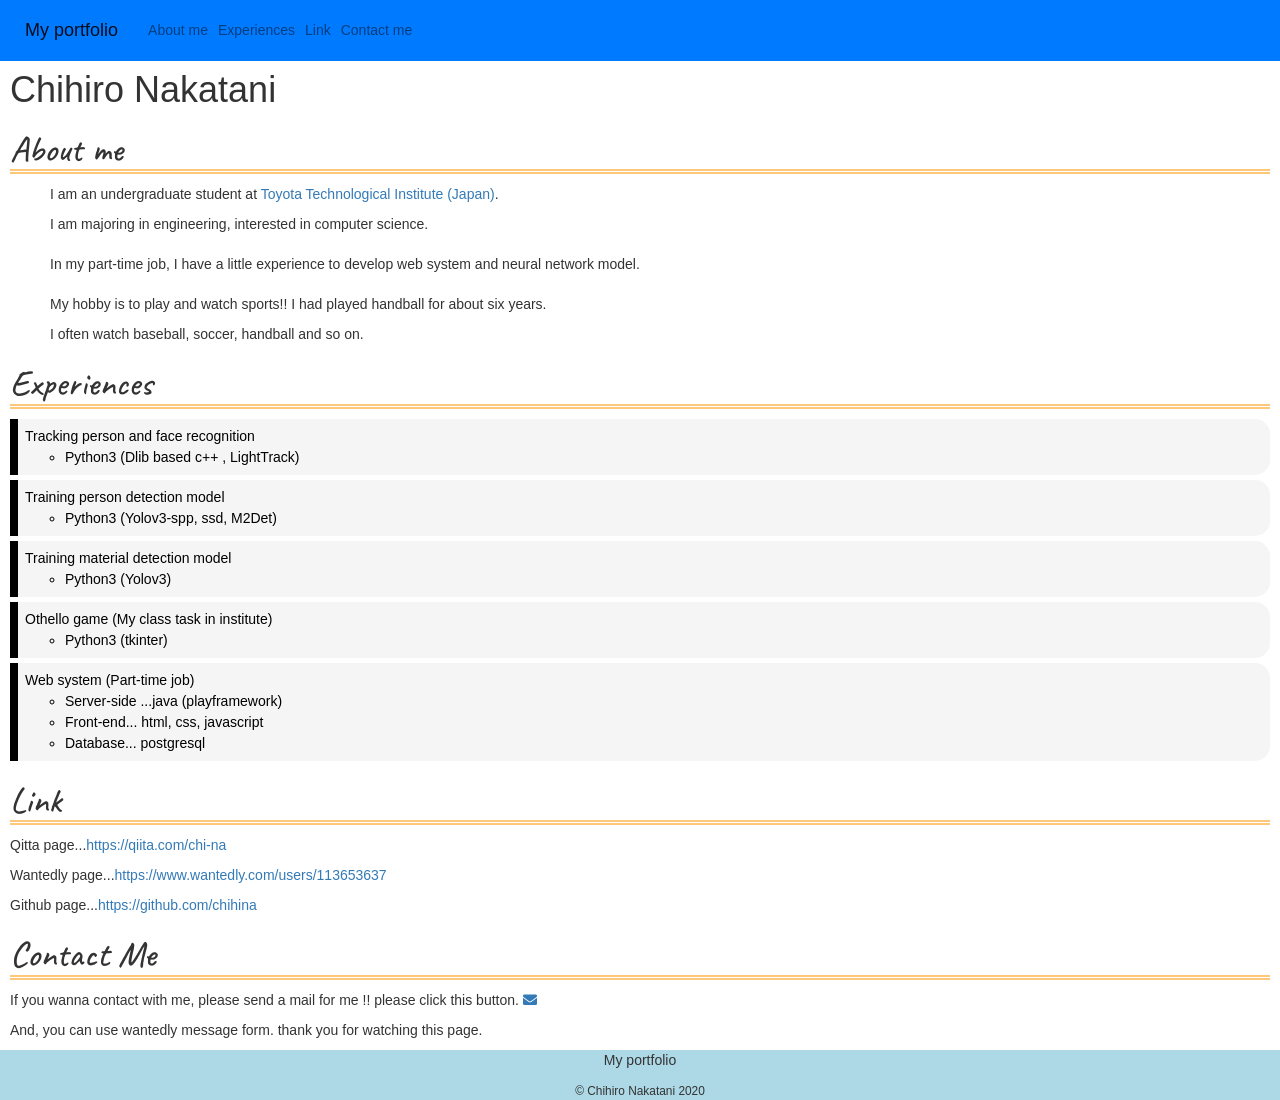
<file: portfolio.html>
<!DOCTYPE html>
<html lang="en">
    <head>

        <!-- Global site tag (gtag.js) - Google Analytics -->
        <script async src="https://www.googletagmanager.com/gtag/js?id=UA-151344175-3"></script>
        <script>
        window.dataLayer = window.dataLayer || [];
        function gtag(){dataLayer.push(arguments);}
        gtag('js', new Date());

        gtag('config', 'UA-151344175-3');
        </script>

        <meta charset="utf-8">
        <!-- viewport meta -->
        <meta name="viewport" content="width=device-width, initial-scale=1, shrink-to-fit=no">

        <!-- for SEO -->
        <title>Chihiro Nakatani 中谷千洋</title>
        <meta name="keyword" content="chihiro nakatani, chihiro, nakatani, portfolio"> 
        <meta name="descriprion" 
        content="this site is portfolio of chihiro nakatani.
                It shows self introduction and experience of develop.
                このページは中谷千洋のポートフォリオページです。
                簡単な自己紹介や開発経験について記されています。
                github pages ブログ github pages 例"
        > 

        <!-- Bootstrap CSS -->
        <link rel="stylesheet" href="https://maxcdn.bootstrapcdn.com/bootstrap/4.0.0/css/bootstrap.min.css" integrity="sha384-Gn5384xqQ1aoWXA+058RXPxPg6fy4IWvTNh0E263XmFcJlSAwiGgFAW/dAiS6JXm" crossorigin="anonymous">

        <!-- Latest compiled and minified CSS -->
        <link rel="stylesheet" href="https://maxcdn.bootstrapcdn.com/bootstrap/3.4.1/css/bootstrap.min.css">

        <!-- jQuery library -->
        <script src="https://ajax.googleapis.com/ajax/libs/jquery/3.4.1/jquery.min.js"></script>

        <!-- Latest compiled JavaScript -->
        <script src="https://maxcdn.bootstrapcdn.com/bootstrap/3.4.1/js/bootstrap.min.js"></script>

        <!-- for icon -->
        <link href="https://use.fontawesome.com/releases/v5.6.1/css/all.css" rel="stylesheet">

        <link rel="stylesheet" href="style.css">

        <!-- font -->
        <link href="https://fonts.googleapis.com/css?family=Caveat" rel="stylesheet">
        <link href="https://fonts.googleapis.com/css?family=Corben:700" rel="stylesheet">
    </head>
    <body>
        <header>
            <nav class="navbar navbar-expand-lg navbar-light bg-primary navbar-fixed-top">
                <a class="navbar-brand" href="#top">My portfolio</a>
                <button class="navbar-toggler" type="button" data-toggle="collapse" data-target="#navbarNavDropdown" aria-controls="navbarNavDropdown" aria-expanded="false" aria-label="Toggle navigation">
                  <span class="navbar-toggler-icon"></span>
                </button>
                <div class="collapse navbar-collapse" id="navbarNavDropdown">
                  <ul class="navbar-nav">
                    <li class="nav-item">
                      <a class="nav-link" href="#aboutme">About me</a>
                    </li>
                    <li class="nav-item">
                      <a class="nav-link" href="#experiences">Experiences</a>
                    </li>
                    <li class="nav-item">
                        <a class="nav-link" href="#link">Link</a>
                      </li>                    
                    <li class="nav-item">
                        <a class="nav-link" href="#contactme">Contact me</a>
                    </li>    
                  </ul>
                </div>         
              </nav>
        </header>
        <main>
            <h1 class="name">Chihiro Nakatani</h1>
            <div id="aboutme">
                <h1 class="title">About me</h2>
                <ul class="aboutme">
                    <li class="aboutme">
                        <p> I am an undergraduate student at 
                            <a href="https://www.toyota-ti.ac.jp/" target="_blank" rel="noopener noreferrer">Toyota Technological Institute (Japan)<a>.
                        </p>
                        <p>
                            I am majoring in engineering,
                            interested in computer science.
                        </p>
                    </li>
                    <li class="aboutme">
                        <p>
                            In my part-time job, I have a little experience to develop web system and neural network model.
                        </p>
                    </li>
                    <li class="aboutme">
                        <p>My hobby is to play and watch sports!! I had played handball for about six years.</p>
                        <p>I often watch baseball, soccer, handball and so on.</p>
                    </li>
                </ul>
            </div>
            <div id="experiences">
                <h1 class="title">Experiences</h2>
                <ul class="experienceParent">
                    <li class="experienceParent">
                        <span>Tracking person and face recognition</span>
                        <ul>
                            <li>Python3 (Dlib based c++ , LightTrack)</li>
                        </ul>
                    </li>
                    <li class="experienceParent">
                        <span>Training person detection model</span>
                        <ul>
                            <li>Python3 (Yolov3-spp, ssd, M2Det)</li>
                        </ul>
                    </li>
                    <li class="experienceParent">
                        <span>Training material detection model</span>
                        <ul>
                            <li>Python3 (Yolov3)</li>
                        </ul>
                    </li>
                    <li class="experienceParent">
                        <span>Othello game (My class task in institute)</span>
                        <ul>
                            <li>Python3 (tkinter)</li>
                        </ul>
                    </li>
                    <li class="experienceParent">
                        <span>Web system (Part-time job)</span>
                        <ul>
                            <li>Server-side ...java (playframework)</li>
                            <li>Front-end... html, css, javascript</li>
                            <li>Database... postgresql</li>
                        </ul>
                    </li>

                </ul>
            </div>
            <div id="link">
                <h1 class="title">Link</h2>
                <p>Qitta page...<a href="https://qiita.com/chi-na" target="_blank" rel="noopener noreferrer"><span>https://qiita.com/chi-na</span></a></p>
                <p>Wantedly page...<a href="https://www.wantedly.com/users/113653637" target="_blank" rel="noopener noreferrer"><span>https://www.wantedly.com/users/113653637</span></a></p>
                <p>Github page...<a href="https://github.com/chihina" target="_blank" rel="noopener noreferrer"><span>https://github.com/chihina</span></a></p>
            </div>
            <div id="contactme">
                <h1 class="title">Contact Me</h2>
                <p> 
                    If you wanna contact with me, please send a mail for me !! please click this button.
                    <a class="icon" href="mailto:sd18064@toyota-ti.ac.jp"><i class="fas fa-envelope"></i></a>
                </p>
                <p>And, you can use wantedly message form. thank you for watching this page.</p>
            </div>
        </main>
        <footer>
            <div style="text-align: center;">
                <p>My portfolio</p>
                <small>&copy; Chihiro Nakatani 2020</small>
            </div>
        </footer>
    </body>
</html>
</file>
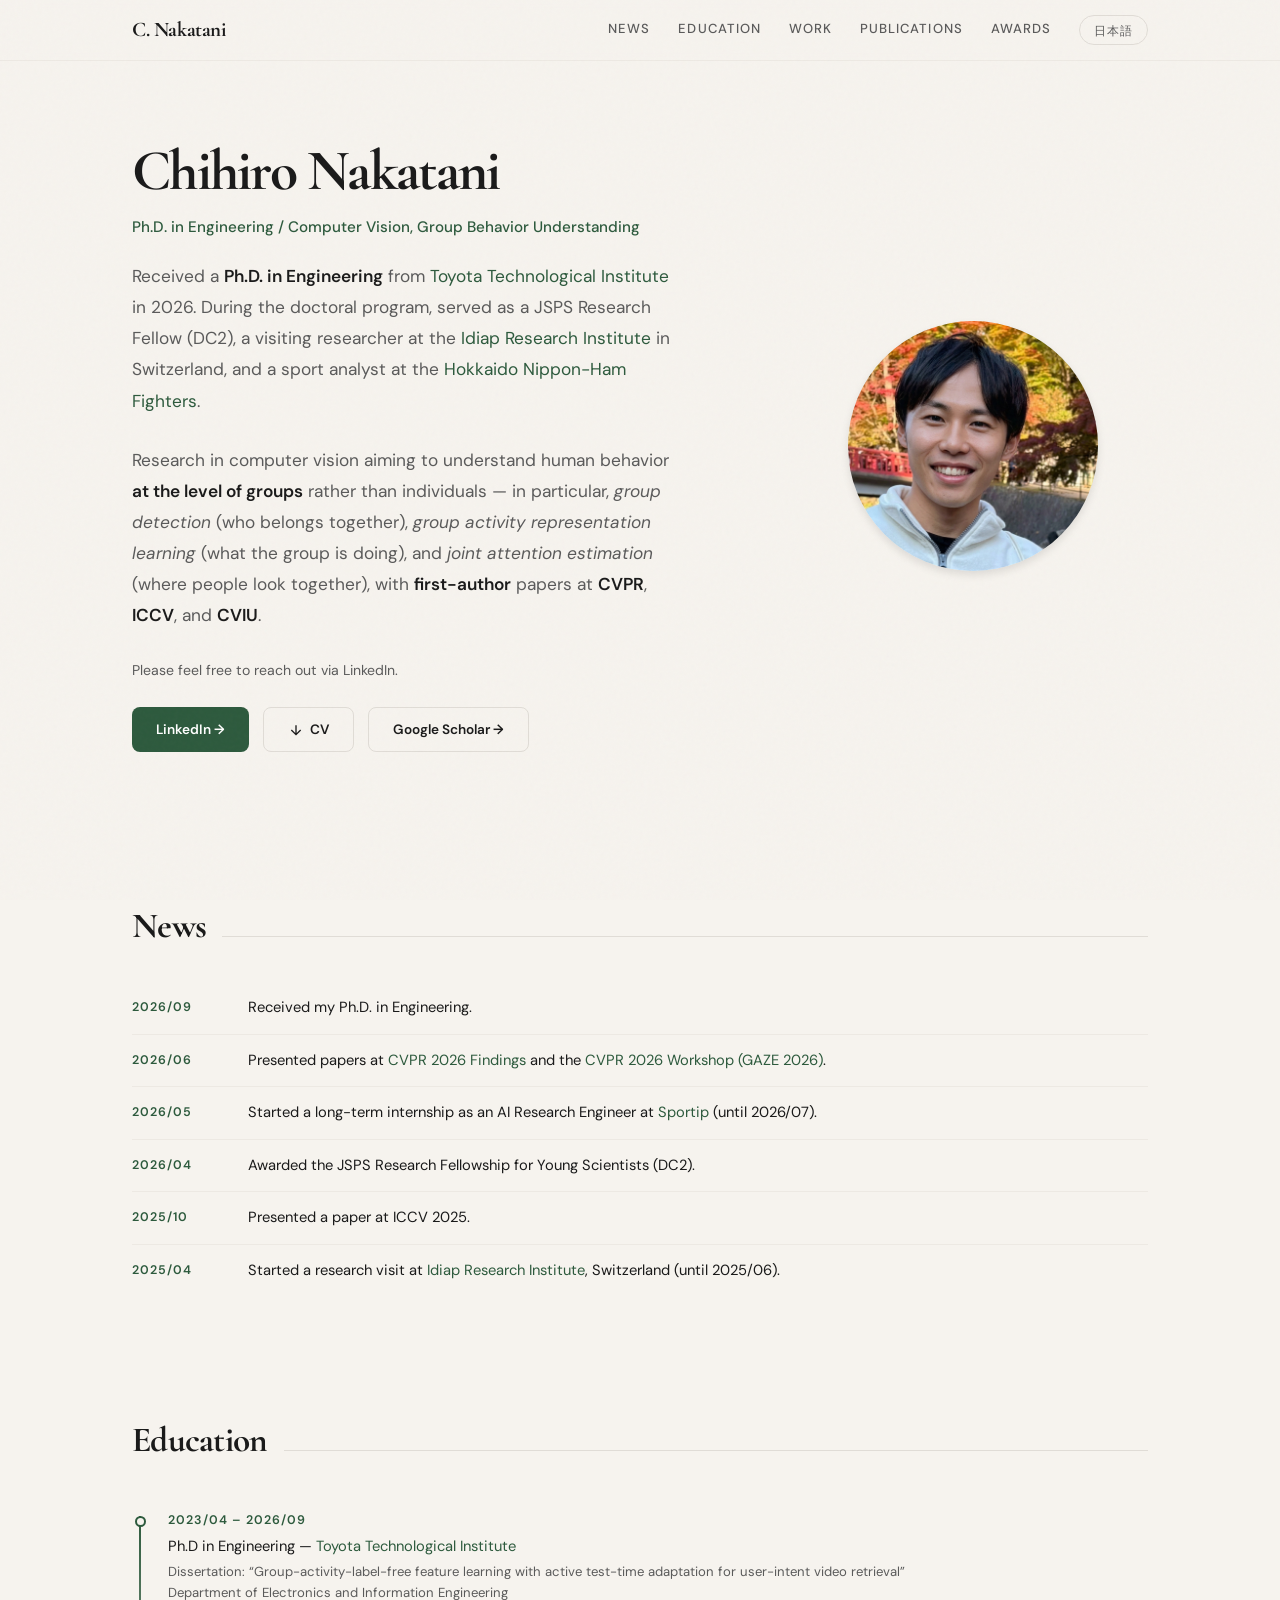
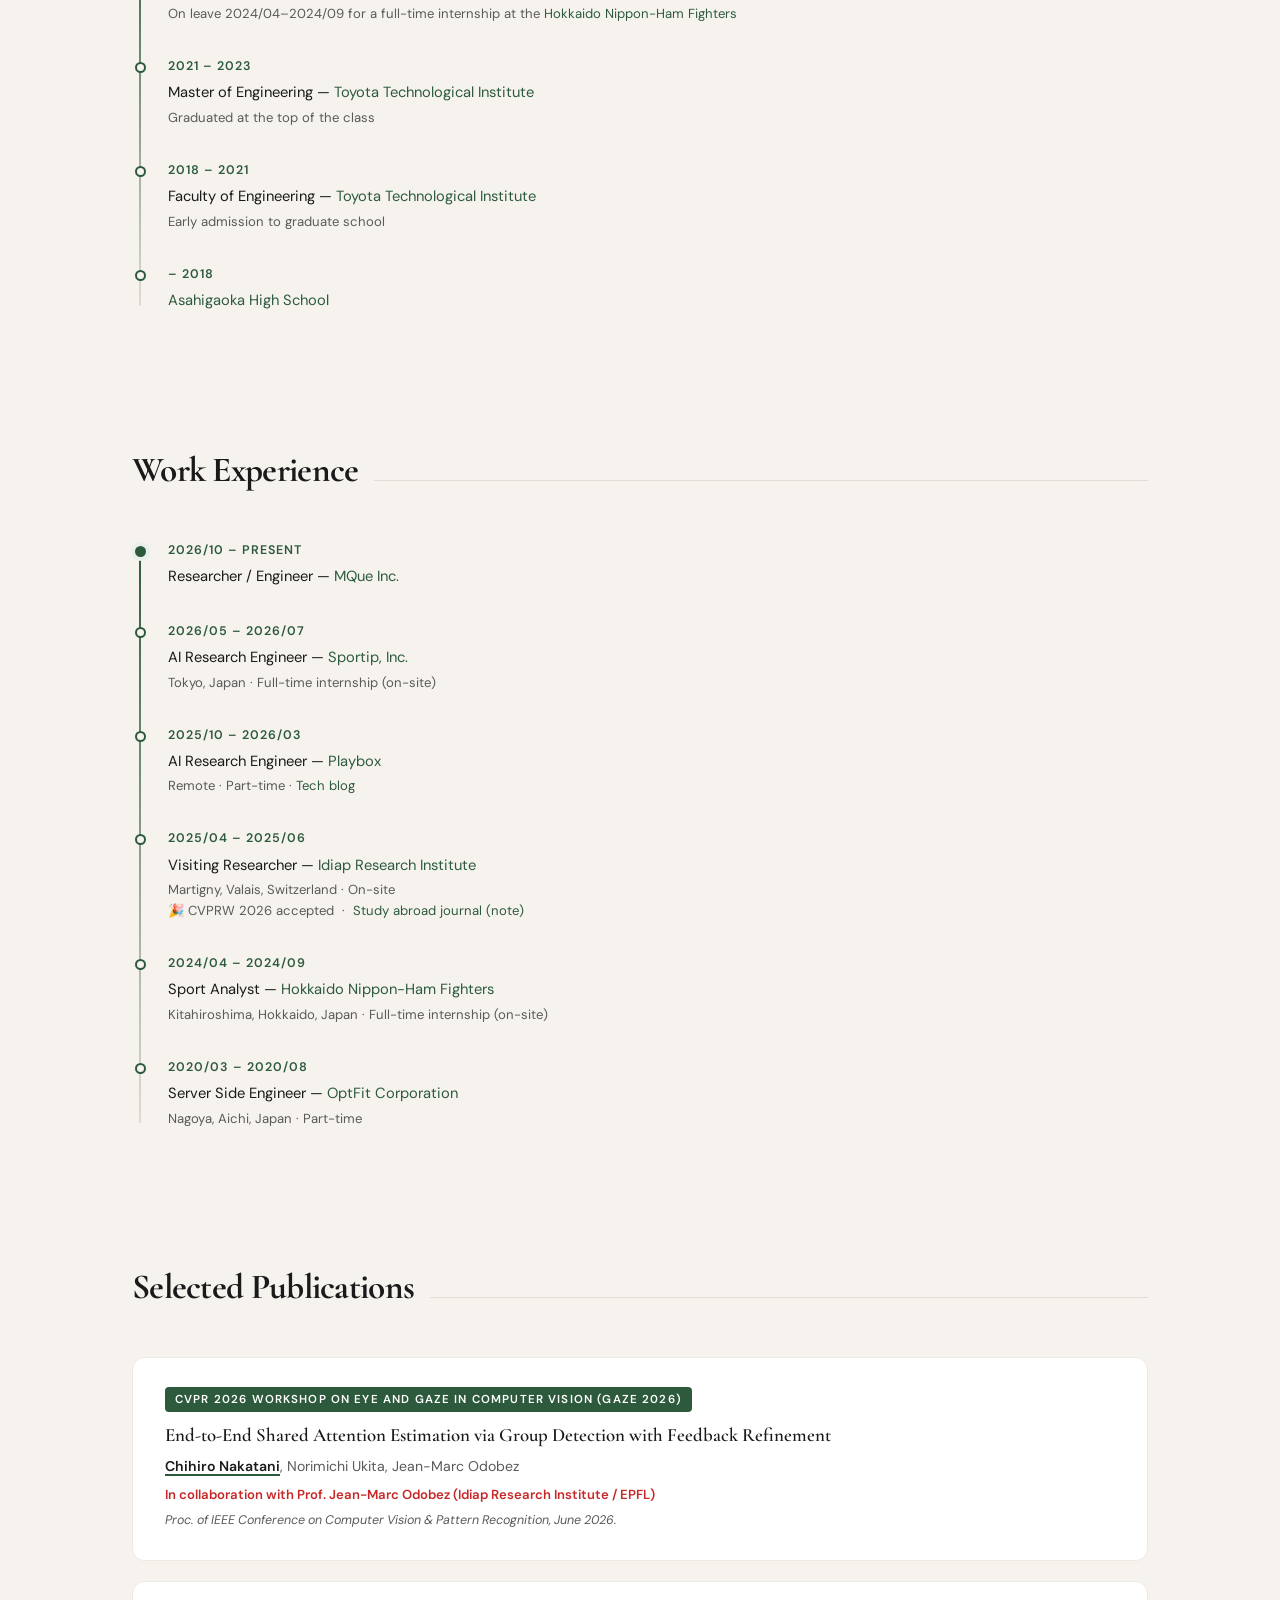
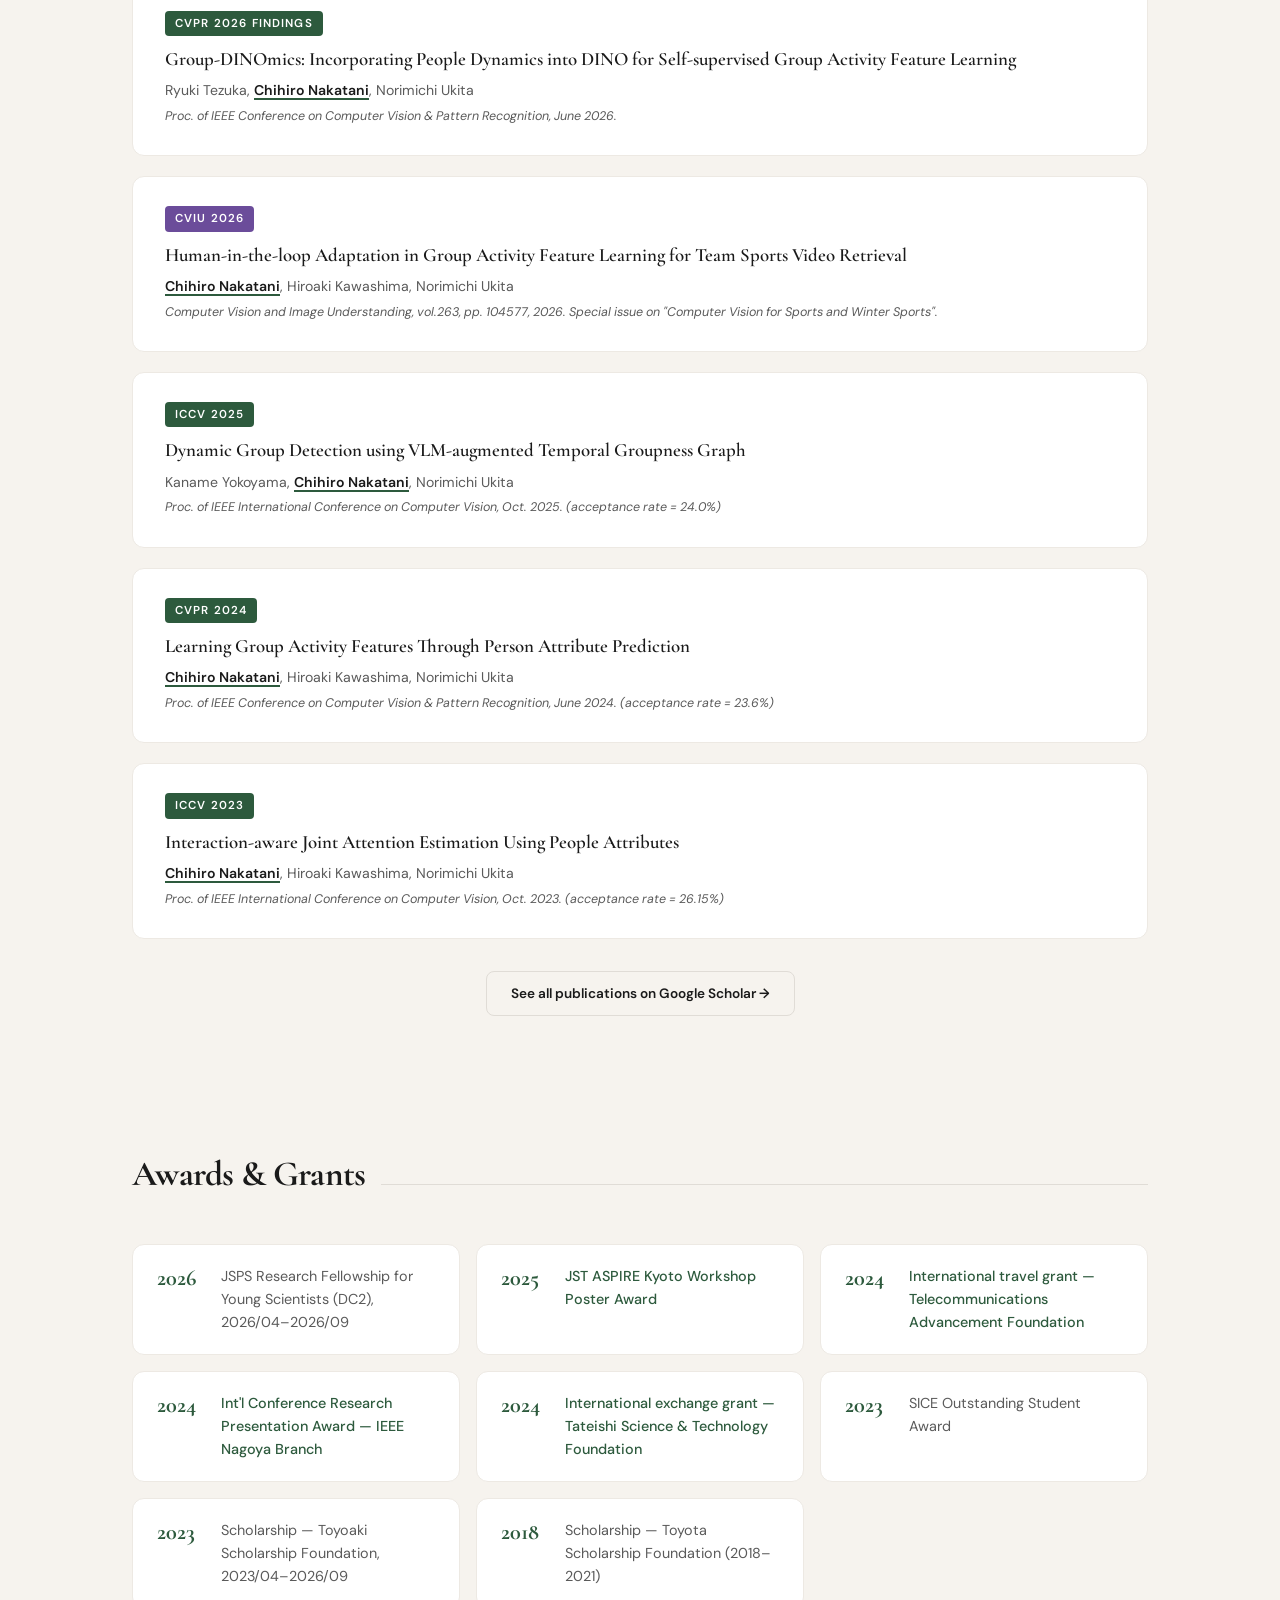
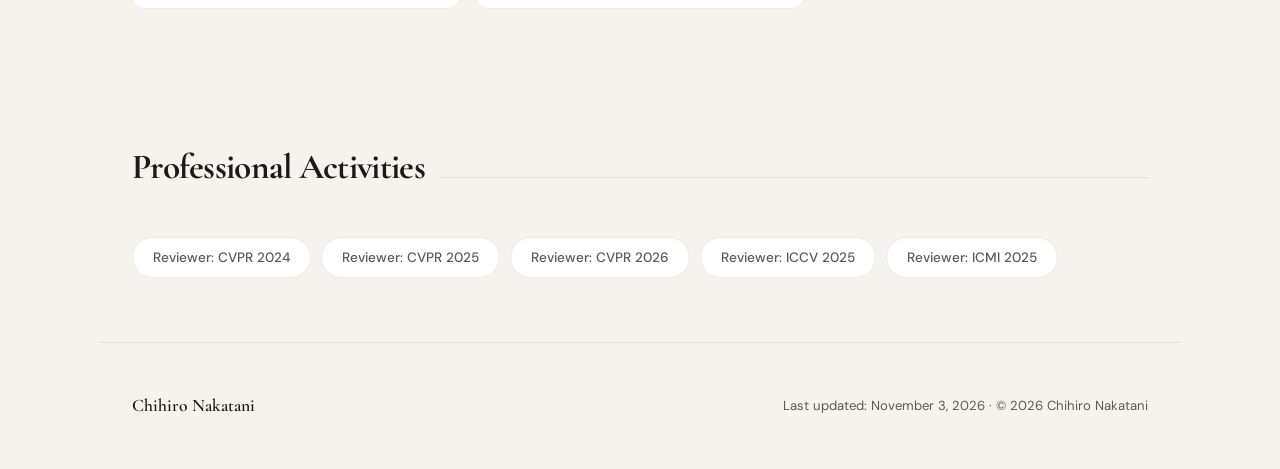
<file: portfolio_english.html>
<!DOCTYPE html>
<html lang="en">
<head>
  <meta charset="UTF-8">
  <meta name="viewport" content="width=device-width, initial-scale=1.0">
  <title>Chihiro Nakatani (中谷千洋)</title>
  <meta name="description" content="Chihiro Nakatani holds a Ph.D. in Engineering and works on group activity recognition, action understanding, and AI in sports. First-author publications at CVPR and ICCV.">
  <meta name="keywords" content="Chihiro Nakatani, computer vision, group activity recognition, action recognition, CVPR, ICCV, AI in sports, embodied AI, 中谷千洋">
  <meta name="author" content="Chihiro Nakatani">
  <meta name="robots" content="index, follow">
  <link rel="canonical" href="https://chihina.github.io/portfolio_english.html">
  <link rel="alternate" hreflang="ja" href="https://chihina.github.io/portfolio_japanese.html">
  <link rel="alternate" hreflang="en" href="https://chihina.github.io/portfolio_english.html">
  <link rel="alternate" hreflang="x-default" href="https://chihina.github.io/portfolio_english.html">

  <!-- Open Graph / SNS -->
  <meta property="og:type" content="website">
  <meta property="og:title" content="Chihiro Nakatani">
  <meta property="og:description" content="Ph.D. in Engineering. First-author publications at CVPR and ICCV on group activity recognition and action understanding.">
  <meta property="og:url" content="https://chihina.github.io/portfolio_english.html">
  <meta property="og:image" content="https://chihina.github.io/imgs/croped_face_2025.png">
  <meta property="og:site_name" content="Chihiro Nakatani">
  <meta property="og:locale" content="en_US">
  <meta property="og:locale:alternate" content="ja_JP">

  <!-- Twitter Card -->
  <meta name="twitter:card" content="summary">
  <meta name="twitter:title" content="Chihiro Nakatani">
  <meta name="twitter:description" content="Ph.D. in Engineering, working on group activity recognition. First-author at CVPR and ICCV.">
  <meta name="twitter:image" content="https://chihina.github.io/imgs/croped_face_2025.png">

  <!-- Structured Data (JSON-LD) -->
  <script type="application/ld+json">
  {
    "@context": "https://schema.org",
    "@type": "Person",
    "name": "Chihiro Nakatani",
    "alternateName": "中谷千洋",
    "url": "https://chihina.github.io/portfolio_english.html",
    "image": "https://chihina.github.io/imgs/croped_face_2025.png",
    "knowsAbout": ["Computer Vision", "Group Activity Recognition", "Action Recognition", "AI in Sports", "Embodied AI"],
    "sameAs": [
      "https://scholar.google.com/citations?user=StlST64AAAAJ",
      "https://www.linkedin.com/in/chihiro-nakatani-2060b01a9",
      "https://github.com/chihina"
    ]
  }
  </script>

  <!-- Google Analytics -->
  <script async src="https://www.googletagmanager.com/gtag/js?id=G-79YKY3C1S3"></script>
  <script>
    window.dataLayer = window.dataLayer || [];
    function gtag(){dataLayer.push(arguments);}
    gtag('js', new Date());
    gtag('config', 'G-79YKY3C1S3');
  </script>

  <link rel="preconnect" href="https://fonts.googleapis.com">
  <link rel="preconnect" href="https://fonts.gstatic.com" crossorigin>
  <link href="https://fonts.googleapis.com/css2?family=Cormorant+Garamond:ital,wght@0,400;0,600;0,700;1,400&family=DM+Sans:ital,wght@0,400;0,500;0,600;1,400&display=swap" rel="stylesheet">
  <style>
    :root {
      --bg: #F6F3EE;
      --bg-card: #FFFFFF;
      --text: #1A1A1A;
      --text-secondary: #5A5A5A;
      --accent: #2D5A3D;
      --accent-light: #E8F0EB;
      --accent-hover: #1E3D2A;
      --border: #E0DCD6;
      --border-light: #EDE9E3;
      --serif: 'Cormorant Garamond', Georgia, serif;
      --sans: 'DM Sans', -apple-system, sans-serif;
      --shadow-sm: 0 1px 3px rgba(0,0,0,0.04);
      --shadow-md: 0 4px 20px rgba(0,0,0,0.06);
      --shadow-lg: 0 8px 40px rgba(0,0,0,0.08);
      --radius: 12px;
    }

    *, *::before, *::after { box-sizing: border-box; margin: 0; padding: 0; }

    html { scroll-behavior: smooth; }

    body {
      font-family: var(--sans);
      color: var(--text);
      background: var(--bg);
      line-height: 1.7;
      font-size: 15px;
      -webkit-font-smoothing: antialiased;
    }

    /* ── Noise Texture Overlay ── */
    body::before {
      content: '';
      position: fixed;
      inset: 0;
      opacity: 0.025;
      background-image: url("data:image/svg+xml,%3Csvg viewBox='0 0 256 256' xmlns='http://www.w3.org/2000/svg'%3E%3Cfilter id='noise'%3E%3CfeTurbulence type='fractalNoise' baseFrequency='0.9' numOctaves='4' stitchTiles='stitch'/%3E%3C/filter%3E%3Crect width='100%25' height='100%25' filter='url(%23noise)'/%3E%3C/svg%3E");
      pointer-events: none;
      z-index: 9999;
    }

    a { color: var(--accent); text-decoration: none; transition: color 0.2s; }
    a:hover { color: var(--accent-hover); }

    /* ── Navigation ── */
    nav {
      position: fixed;
      top: 0;
      left: 0;
      right: 0;
      z-index: 100;
      background: rgba(246, 243, 238, 0.85);
      backdrop-filter: blur(16px);
      -webkit-backdrop-filter: blur(16px);
      border-bottom: 1px solid var(--border-light);
      transition: box-shadow 0.3s;
    }
    nav.scrolled { box-shadow: var(--shadow-sm); }

    .nav-inner {
      max-width: 1080px;
      margin: 0 auto;
      padding: 0 32px;
      display: flex;
      align-items: center;
      justify-content: space-between;
      height: 60px;
    }
    .nav-logo {
      font-family: var(--serif);
      font-size: 1.3rem;
      font-weight: 700;
      color: var(--text);
      letter-spacing: -0.02em;
    }
    .nav-links { display: flex; gap: 28px; align-items: center; }
    .nav-links a {
      font-size: 0.82rem;
      font-weight: 500;
      color: var(--text-secondary);
      text-transform: uppercase;
      letter-spacing: 0.08em;
      position: relative;
      padding-bottom: 2px;
    }
    .nav-links a::after {
      content: '';
      position: absolute;
      bottom: -1px;
      left: 0;
      width: 0;
      height: 1.5px;
      background: var(--accent);
      transition: width 0.3s ease;
    }
    .nav-links a:hover { color: var(--text); }
    .nav-links a:hover::after { width: 100%; }
    .lang-toggle {
      font-size: 0.78rem !important;
      padding: 5px 14px;
      border: 1px solid var(--border);
      border-radius: 20px;
      transition: all 0.2s;
    }
    .lang-toggle:hover {
      background: var(--text);
      color: var(--bg) !important;
      border-color: var(--text);
    }
    .lang-toggle:hover::after { width: 0 !important; }

    .hamburger {
      display: none;
      flex-direction: column;
      gap: 5px;
      background: none;
      border: none;
      cursor: pointer;
      padding: 4px;
    }
    .hamburger span {
      width: 22px;
      height: 2px;
      background: var(--text);
      transition: all 0.3s;
      border-radius: 1px;
    }

    /* ── Hero ── */
    .hero {
      max-width: 1080px;
      margin: 0 auto;
      padding: 140px 32px 80px;
      display: grid;
      grid-template-columns: 1fr 300px;
      gap: 60px;
      align-items: center;
    }
    .hero-text h1 {
      font-family: var(--serif);
      font-size: 3.6rem;
      font-weight: 700;
      line-height: 1.1;
      letter-spacing: -0.03em;
      margin-bottom: 20px;
      color: var(--text);
    }
    .hero-text h1 span {
      display: block;
      font-size: 1.1rem;
      font-family: var(--sans);
      font-weight: 500;
      color: var(--accent);
      letter-spacing: 0.15em;
      text-transform: uppercase;
      margin-bottom: 8px;
    }
    .hero-text .tagline {
      font-size: 1.08rem;
      color: var(--text-secondary);
      line-height: 1.8;
      max-width: 540px;
      margin-bottom: 28px;
    }
    .hero-text .tagline strong {
      color: var(--text);
      font-weight: 600;
    }
    .hero-credential {
      font-size: 0.95rem;
      font-weight: 500;
      color: var(--accent);
      margin: -8px 0 20px;
    }
    .hero-photo {
      position: relative;
    }
    .hero-photo img {
      width: 100%;
      aspect-ratio: 3/4;
      object-fit: cover;
      border-radius: var(--radius);
      box-shadow: var(--shadow-lg);
    }
    .hero-photo::after {
      content: '';
      position: absolute;
      inset: 8px -8px -8px 8px;
      border: 2px solid var(--accent);
      border-radius: var(--radius);
      z-index: -1;
      opacity: 0.3;
    }

    .hero-cta {
      display: flex;
      gap: 14px;
      margin-top: 24px;
      flex-wrap: wrap;
    }
    .btn {
      display: inline-flex;
      align-items: center;
      gap: 6px;
      padding: 10px 24px;
      font-size: 0.85rem;
      font-weight: 600;
      border-radius: 8px;
      transition: all 0.25s;
      font-family: var(--sans);
    }
    .btn-primary {
      background: var(--accent);
      color: #fff;
    }
    .btn-primary:hover {
      background: var(--accent-hover);
      color: #fff;
      transform: translateY(-1px);
      box-shadow: 0 4px 12px rgba(45,90,61,0.25);
    }
    .btn-outline {
      border: 1.5px solid var(--border);
      color: var(--text);
      background: transparent;
    }
    .btn-outline:hover {
      border-color: var(--text);
      transform: translateY(-1px);
    }

    /* ── Sections ── */
    section {
      max-width: 1080px;
      margin: 0 auto;
      padding: 64px 32px;
    }
    .section-header {
      display: flex;
      align-items: baseline;
      gap: 16px;
      margin-bottom: 40px;
    }
    .section-header h2 {
      font-family: var(--serif);
      font-size: 2.2rem;
      font-weight: 700;
      letter-spacing: -0.02em;
    }
    .section-header .line {
      flex: 1;
      height: 1px;
      background: var(--border);
    }

    /* ── Publications ── */
    .pub-list { display: flex; flex-direction: column; gap: 20px; }

    .pub-item {
      background: var(--bg-card);
      border: 1px solid var(--border-light);
      border-radius: var(--radius);
      padding: 28px 32px;
      transition: all 0.3s ease;
      position: relative;
      overflow: hidden;
    }
    .pub-item::before {
      content: '';
      position: absolute;
      top: 0;
      left: 0;
      width: 3px;
      height: 100%;
      background: var(--accent);
      opacity: 0;
      transition: opacity 0.3s;
    }
    .pub-item:hover {
      box-shadow: var(--shadow-md);
      border-color: transparent;
      transform: translateX(2px);
    }
    .pub-item:hover::before { opacity: 1; }

    .pub-title a::after {
      content: '';
      position: absolute;
      inset: 0;
    }

    .pub-venue {
      display: inline-block;
      font-size: 0.72rem;
      font-weight: 600;
      text-transform: uppercase;
      letter-spacing: 0.1em;
      color: #fff;
      background: var(--accent);
      padding: 3px 10px;
      border-radius: 4px;
      margin-bottom: 10px;
    }
    .pub-venue.journal {
      background: #6B4C9A;
    }
    .pub-title {
      font-family: var(--serif);
      font-size: 1.18rem;
      font-weight: 600;
      line-height: 1.45;
      margin-bottom: 6px;
      color: var(--text);
    }
    .pub-title a { color: inherit; }
    .pub-title a:hover { color: var(--accent); }
    .pub-authors {
      font-size: 0.88rem;
      color: var(--text-secondary);
      line-height: 1.6;
    }
    .pub-authors strong {
      color: var(--text);
      font-weight: 600;
      text-decoration: underline;
      text-decoration-color: var(--accent);
      text-underline-offset: 3px;
      text-decoration-thickness: 1.5px;
    }
    .pub-note {
      font-size: 0.78rem;
      color: var(--text-secondary);
      margin-top: 4px;
      font-style: italic;
    }
    .pub-collab-note {
      color: #c62828;
      font-weight: 600;
      font-size: 0.82rem;
      margin-top: 6px;
      margin-bottom: 2px;
    }

    .scholar-link {
      text-align: center;
      margin-top: 32px;
    }

    /* ── Awards ── */
    .awards-grid {
      display: grid;
      grid-template-columns: repeat(auto-fill, minmax(300px, 1fr));
      gap: 16px;
    }
    .award-item {
      display: flex;
      align-items: flex-start;
      gap: 14px;
      padding: 20px 24px;
      background: var(--bg-card);
      border: 1px solid var(--border-light);
      border-radius: var(--radius);
      transition: all 0.25s;
    }
    .award-item:hover {
      box-shadow: var(--shadow-md);
      transform: translateY(-2px);
    }
    .award-year {
      font-family: var(--serif);
      font-size: 1.4rem;
      font-weight: 700;
      color: var(--accent);
      min-width: 50px;
      line-height: 1.2;
    }
    .award-text {
      font-size: 0.9rem;
      line-height: 1.6;
      color: var(--text-secondary);
    }
    .award-text a { font-weight: 500; }

    /* ── News ── */
    .news-list { list-style: none; }
    .news-item {
      display: grid;
      grid-template-columns: 96px 1fr;
      gap: 20px;
      padding: 14px 0;
      border-bottom: 1px solid var(--border-light);
      font-size: 0.92rem;
      line-height: 1.6;
    }
    .news-item:first-child { padding-top: 0; }
    .news-item:last-child { border-bottom: none; padding-bottom: 0; }
    .news-date {
      font-size: 0.78rem;
      font-weight: 600;
      letter-spacing: 0.08em;
      color: var(--accent);
      padding-top: 2px;
    }

    /* ── Experience / Timeline ── */
    .timeline { position: relative; padding-left: 36px; }
    .timeline::before {
      content: '';
      position: absolute;
      top: 6px;
      left: 7px;
      bottom: 6px;
      width: 1.5px;
      background: linear-gradient(to bottom, var(--accent), var(--border));
    }
    .timeline-item {
      position: relative;
      padding-bottom: 32px;
    }
    .timeline-item:last-child { padding-bottom: 0; }

    .timeline-item::before {
      content: '';
      position: absolute;
      left: -33px;
      top: 6px;
      width: 11px;
      height: 11px;
      border-radius: 50%;
      background: var(--bg);
      border: 2.5px solid var(--accent);
      z-index: 1;
    }
    .timeline-item.current::before {
      background: var(--accent);
      box-shadow: 0 0 0 4px var(--accent-light);
    }
    .timeline-date {
      font-size: 0.78rem;
      font-weight: 600;
      text-transform: uppercase;
      letter-spacing: 0.08em;
      color: var(--accent);
      margin-bottom: 4px;
    }
    .timeline-content {
      font-size: 0.92rem;
      color: var(--text);
      line-height: 1.6;
    }
    .timeline-content small {
      display: block;
      color: var(--text-secondary);
      font-size: 0.82rem;
      margin-top: 2px;
    }

    /* ── Professional Activities ── */
    .activities {
      display: flex;
      flex-wrap: wrap;
      gap: 10px;
    }
    .activity-tag {
      padding: 8px 20px;
      background: var(--bg-card);
      border: 1px solid var(--border-light);
      border-radius: 24px;
      font-size: 0.85rem;
      color: var(--text-secondary);
      font-weight: 500;
      transition: all 0.2s;
    }
    .activity-tag:hover {
      border-color: var(--accent);
      color: var(--accent);
    }

    /* ── Footer ── */
    footer {
      max-width: 1080px;
      margin: 0 auto;
      padding: 48px 32px;
      border-top: 1px solid var(--border);
      display: flex;
      justify-content: space-between;
      align-items: center;
      flex-wrap: wrap;
      gap: 16px;
    }
    .footer-left {
      font-family: var(--serif);
      font-size: 1.1rem;
      font-weight: 600;
    }
    .footer-right {
      font-size: 0.82rem;
      color: var(--text-secondary);
    }

    /* ── Animations ── */
    .fade-up {
      opacity: 0;
      transform: translateY(24px);
      transition: opacity 0.6s ease, transform 0.6s ease;
    }
    .fade-up.visible {
      opacity: 1;
      transform: translateY(0);
    }

    /* ── Responsive ── */
    @media (max-width: 768px) {
      .hero {
        grid-template-columns: 1fr;
        gap: 40px;
        padding-top: 110px;
        padding-bottom: 48px;
      }
      .hero-text h1 { font-size: 2.6rem; }
      .hero-photo { max-width: 240px; order: -1; }
      .nav-links { display: none; }
      .nav-links.open {
        display: flex;
        flex-direction: column;
        position: absolute;
        top: 60px;
        left: 0;
        right: 0;
        background: rgba(246,243,238,0.97);
        backdrop-filter: blur(16px);
        padding: 20px 32px;
        gap: 16px;
        border-bottom: 1px solid var(--border);
      }
      .hamburger { display: flex; }
      section { padding: 48px 20px; }
      .section-header h2 { font-size: 1.8rem; }
      .awards-grid { grid-template-columns: 1fr; }
      footer { padding: 32px 20px; }
      .pub-item { padding: 20px; }
      .news-item { grid-template-columns: 1fr; gap: 2px; }
    }

    @media (max-width: 480px) {
      .hero-text h1 { font-size: 2.1rem; }
      .hero-cta { flex-direction: column; }
      .hero-cta .btn { width: 100%; justify-content: center; }
    }
  </style>
</head>
<body>

<!-- Navigation -->
<nav id="nav">
  <div class="nav-inner">
    <a href="#top" class="nav-logo">C. Nakatani</a>
    <button class="hamburger" onclick="document.querySelector('.nav-links').classList.toggle('open')" aria-label="Menu">
      <span></span><span></span><span></span>
    </button>
    <div class="nav-links">
      <a href="#news">News</a>
      <a href="#education">Education</a>
      <a href="#work">Work</a>
      <a href="#publications">Publications</a>
      <a href="#awards">Awards</a>
      <a href="https://chihina.github.io/portfolio_japanese.html" class="lang-toggle">日本語</a>
    </div>
  </div>
</nav>

<!-- Hero -->
<header class="hero" id="top">
  <div class="hero-text fade-up">
    <h1>
      Chihiro Nakatani
    </h1>
    <p class="hero-credential">Ph.D. in Engineering / Computer Vision, Group Behavior Understanding</p>
    <p class="tagline">
      Received a <strong>Ph.D. in Engineering</strong> from <a href="https://www.toyota-ti.ac.jp/">Toyota Technological Institute</a> in 2026. During the doctoral program, served as a JSPS Research Fellow (DC2), a visiting researcher at the <a href="https://www.idiap.ch/">Idiap Research Institute</a> in Switzerland, and a sport analyst at the <a href="https://www.fighters.co.jp/">Hokkaido Nippon-Ham Fighters</a>.
    </p>
    <p class="tagline">
      Research in computer vision aiming to understand human behavior <strong>at the level of groups</strong> rather than individuals — in particular, <em>group detection</em> (who belongs together), <em>group activity representation learning</em> (what the group is doing), and <em>joint attention estimation</em> (where people look together), with <strong>first-author</strong> papers at <strong>CVPR</strong>, <strong>ICCV</strong>, and <strong>CVIU</strong>.
    </p>
    <p style="font-size:0.88rem; color:var(--text-secondary); margin-bottom:20px;">Please feel free to reach out via LinkedIn.</p>
    <div class="hero-cta">
      <a href="https://www.linkedin.com/in/chihiro-nakatani-2060b01a9" class="btn btn-primary" target="_blank">LinkedIn →</a>
      <a href="https://chihina.github.io/pdfs/cv.pdf" class="btn btn-outline">
        <svg width="16" height="16" fill="none" stroke="currentColor" stroke-width="2" viewBox="0 0 24 24"><path d="M12 5v14M5 12l7 7 7-7"/></svg>
        CV
      </a>
      <a href="https://scholar.google.com/citations?user=StlST64AAAAJ" class="btn btn-outline" target="_blank">
        Google Scholar →
      </a>
    </div>
  </div>
    <img src="https://chihina.github.io/imgs/croped_face_2025.png" alt="Chihiro Nakatani" style="width: 250px; height: 250px; object-fit: cover; border-radius: 50%; box-shadow: 0 4px 8px rgba(0,0,0,0.1);">
</header>

<!-- News -->
<section id="news">
  <div class="section-header fade-up">
    <h2>News</h2>
    <div class="line"></div>
  </div>
  <ul class="news-list fade-up">
    <li class="news-item">
      <span class="news-date">2026/09</span>
      <span>Received my Ph.D. in Engineering.</span>
    </li>
    <li class="news-item">
      <span class="news-date">2026/06</span>
      <span>Presented papers at <a href="https://chihina.github.io/gafl-CVPRF2026-page/">CVPR 2026 Findings</a> and the <a href="https://chihina.github.io/sagd-CVPRW2026-page/">CVPR 2026 Workshop (GAZE 2026)</a>.</span>
    </li>
    <li class="news-item">
      <span class="news-date">2026/05</span>
      <span>Started a long-term internship as an AI Research Engineer at <a href="https://www.sportip.jp/">Sportip</a> (until 2026/07).</span>
    </li>
    <li class="news-item">
      <span class="news-date">2026/04</span>
      <span>Awarded the JSPS Research Fellowship for Young Scientists (DC2).</span>
    </li>
    <li class="news-item">
      <span class="news-date">2025/10</span>
      <span>Presented a paper at ICCV 2025.</span>
    </li>
    <li class="news-item">
      <span class="news-date">2025/04</span>
      <span>Started a research visit at <a href="https://www.idiap.ch/">Idiap Research Institute</a>, Switzerland (until 2025/06).</span>
    </li>
  </ul>
</section>

<!-- Education -->
<section id="education">
  <div class="section-header fade-up">
    <h2>Education</h2>
    <div class="line"></div>
  </div>
  <div class="timeline fade-up">
    <div class="timeline-item">
      <div class="timeline-date">2023/04 – 2026/09</div>
      <div class="timeline-content">
        Ph.D in Engineering — <a href="https://www.toyota-ti.ac.jp/">Toyota Technological Institute</a>
        <small>Dissertation: “Group-activity-label-free feature learning with active test-time adaptation for user-intent video retrieval”<br>
        Department of Electronics and Information Engineering<br>
        On leave 2024/04–2024/09 for a full-time internship at the <a href="https://www.fighters.co.jp/">Hokkaido Nippon-Ham Fighters</a></small>
      </div>
    </div>
    <div class="timeline-item">
      <div class="timeline-date">2021 – 2023</div>
      <div class="timeline-content">
        Master of Engineering — <a href="https://www.toyota-ti.ac.jp/">Toyota Technological Institute</a>
        <small>Graduated at the top of the class</small>
      </div>
    </div>
    <div class="timeline-item">
      <div class="timeline-date">2018 – 2021</div>
      <div class="timeline-content">
        Faculty of Engineering — <a href="https://www.toyota-ti.ac.jp/">Toyota Technological Institute</a>
        <small>Early admission to graduate school</small>
      </div>
    </div>
    <div class="timeline-item">
      <div class="timeline-date">– 2018</div>
      <div class="timeline-content">
        <a href="https://aichi-asahigaoka.ed.jp/">Asahigaoka High School</a>
      </div>
    </div>
  </div>
</section>

<!-- Work Experience -->
<section id="work">
  <div class="section-header fade-up">
    <h2>Work Experience</h2>
    <div class="line"></div>
  </div>
  <div class="timeline fade-up">
    <div class="timeline-item current">
      <div class="timeline-date">2026/10 – Present</div>
      <div class="timeline-content">
        Researcher / Engineer — <a href="https://mque.co.jp/">MQue Inc.</a>
      </div>
    </div>
    <div class="timeline-item">
      <div class="timeline-date">2026/05 – 2026/07</div>
      <div class="timeline-content">
        AI Research Engineer — <a href="https://www.sportip.jp/">Sportip, Inc.</a>
        <small>Tokyo, Japan · Full-time internship (on-site)</small>
      </div>
    </div>
    <div class="timeline-item">
      <div class="timeline-date">2025/10 – 2026/03</div>
      <div class="timeline-content">
        AI Research Engineer — <a href="https://playbox.co.jp/">Playbox</a>
        <small>Remote · Part-time · <a href="https://playbox.co.jp/posts/action-spotting/">Tech blog</a></small>
      </div>
    </div>
    <div class="timeline-item">
      <div class="timeline-date">2025/04 – 2025/06</div>
      <div class="timeline-content">
        Visiting Researcher — <a href="https://www.idiap.ch/">Idiap Research Institute</a>
        <small>Martigny, Valais, Switzerland · On-site<br>🎉 CVPRW 2026 accepted &nbsp;·&nbsp; <a href="https://note.com/quick_elk2827/n/n6cbede4ab169">Study abroad journal (note)</a></small>
      </div>
    </div>
    <div class="timeline-item">
      <div class="timeline-date">2024/04 – 2024/09</div>
      <div class="timeline-content">
        Sport Analyst — <a href="https://www.fighters.co.jp/">Hokkaido Nippon-Ham Fighters</a>
        <small>Kitahiroshima, Hokkaido, Japan · Full-time internship (on-site)</small>
      </div>
    </div>
    <div class="timeline-item">
      <div class="timeline-date">2020/03 – 2020/08</div>
      <div class="timeline-content">
        Server Side Engineer — <a href="https://optfit.jp/">OptFit Corporation</a>
        <small>Nagoya, Aichi, Japan · Part-time</small>
      </div>
    </div>
  </div>
</section>

<!-- Publications -->
<section id="publications">
  <div class="section-header fade-up">
    <h2>Selected Publications</h2>
    <div class="line"></div>
  </div>

  <div id="publications-shared-list" class="pub-list"></div>

  <div class="scholar-link fade-up">
    <a href="https://scholar.google.com/citations?user=StlST64AAAAJ" class="btn btn-outline" target="_blank">See all publications on Google Scholar →</a>
  </div>
</section>

<!-- Awards -->
<section id="awards">
  <div class="section-header fade-up">
    <h2>Awards &amp; Grants</h2>
    <div class="line"></div>
  </div>
  <div class="awards-grid">
    <div class="award-item fade-up">
      <div class="award-year">2026</div>
      <div class="award-text">JSPS Research Fellowship for Young Scientists (DC2), 2026/04–2026/09</div>
    </div>
    <div class="award-item fade-up">
      <div class="award-year">2025</div>
      <div class="award-text"><a href="https://kyotovision.github.io/2025-kyoto_workshop/">JST ASPIRE Kyoto Workshop Poster Award</a></div>
    </div>
    <div class="award-item fade-up">
      <div class="award-year">2024</div>
      <div class="award-text"><a href="https://www.taf.or.jp/files/2131/1314208804.pdf">International travel grant — Telecommunications Advancement Foundation</a></div>
    </div>
    <div class="award-item fade-up">
      <div class="award-year">2024</div>
      <div class="award-text"><a href="https://ieee-jp.org/section/nagoya/2024/04/11/2024%e5%b9%b4-ieee%e5%90%8d%e5%8f%a4%e5%b1%8b%e6%94%af%e9%83%a8%e5%9b%bd%e9%9a%9b%e4%bc%9a%e8%ad%b0%e7%a0%94%e7%a9%b6%e7%99%ba%e8%a1%a8%e8%b3%9e%e5%8f%97%e8%b3%9e%e8%80%85/">Int'l Conference Research Presentation Award — IEEE Nagoya Branch</a></div>
    </div>
    <div class="award-item fade-up">
      <div class="award-year">2024</div>
      <div class="award-text"><a href="https://www.tateisi-f.org/news/2023-09-29">International exchange grant — Tateishi Science &amp; Technology Foundation</a></div>
    </div>
    <div class="award-item fade-up">
      <div class="award-year">2023</div>
      <div class="award-text">SICE Outstanding Student Award</div>
    </div>
    <div class="award-item fade-up">
      <div class="award-year">2023</div>
      <div class="award-text">Scholarship — Toyoaki Scholarship Foundation, 2023/04–2026/09</div>
    </div>
    <div class="award-item fade-up">
      <div class="award-year">2018</div>
      <div class="award-text">Scholarship — Toyota Scholarship Foundation (2018–2021)</div>
    </div>
  </div>
</section>

<!-- Professional Activities -->
<section id="activities">
  <div class="section-header fade-up">
    <h2>Professional Activities</h2>
    <div class="line"></div>
  </div>
  <div class="activities fade-up">
    <span class="activity-tag">Reviewer: CVPR 2024</span>
    <span class="activity-tag">Reviewer: CVPR 2025</span>
    <span class="activity-tag">Reviewer: CVPR 2026</span>
    <span class="activity-tag">Reviewer: ICCV 2025</span>
    <span class="activity-tag">Reviewer: ICMI 2025</span>
  </div>
</section>

<!-- Footer -->
<footer>
  <div class="footer-left">Chihiro Nakatani</div>
  <div class="footer-right">Last updated: November 3, 2026 · © 2026 Chihiro Nakatani</div>
</footer>

<script src="./publications_shared.js"></script>
<script>
  function loadSharedPublications() {
    const publicationsContainer = document.getElementById('publications-shared-list');
    if (!publicationsContainer) return;

    if (typeof window.sharedPublicationsHtml === 'string' && window.sharedPublicationsHtml.length > 0) {
      publicationsContainer.innerHTML = window.sharedPublicationsHtml;
    } else {
      publicationsContainer.innerHTML = '<p class="pub-note">Failed to load publications.</p>';
      console.error('shared publications script was not loaded.');
    }
  }

  function initializePageInteractions() {
  // Scroll shadow on nav
  window.addEventListener('scroll', () => {
    document.getElementById('nav').classList.toggle('scrolled', window.scrollY > 10);
  });

  // Intersection Observer for fade-up animations
  const observer = new IntersectionObserver((entries) => {
    entries.forEach((entry, i) => {
      if (entry.isIntersecting) {
        setTimeout(() => entry.target.classList.add('visible'), i * 60);
        observer.unobserve(entry.target);
      }
    });
  }, { threshold: 0.08, rootMargin: '0px 0px -40px 0px' });

  document.querySelectorAll('.fade-up').forEach(el => observer.observe(el));

  // Close mobile menu on link click
  document.querySelectorAll('.nav-links a').forEach(a => {
    a.addEventListener('click', () => {
      document.querySelector('.nav-links').classList.remove('open');
    });
  });
  }

  loadSharedPublications();
  initializePageInteractions();
</script>

</body>
</html>
</file>
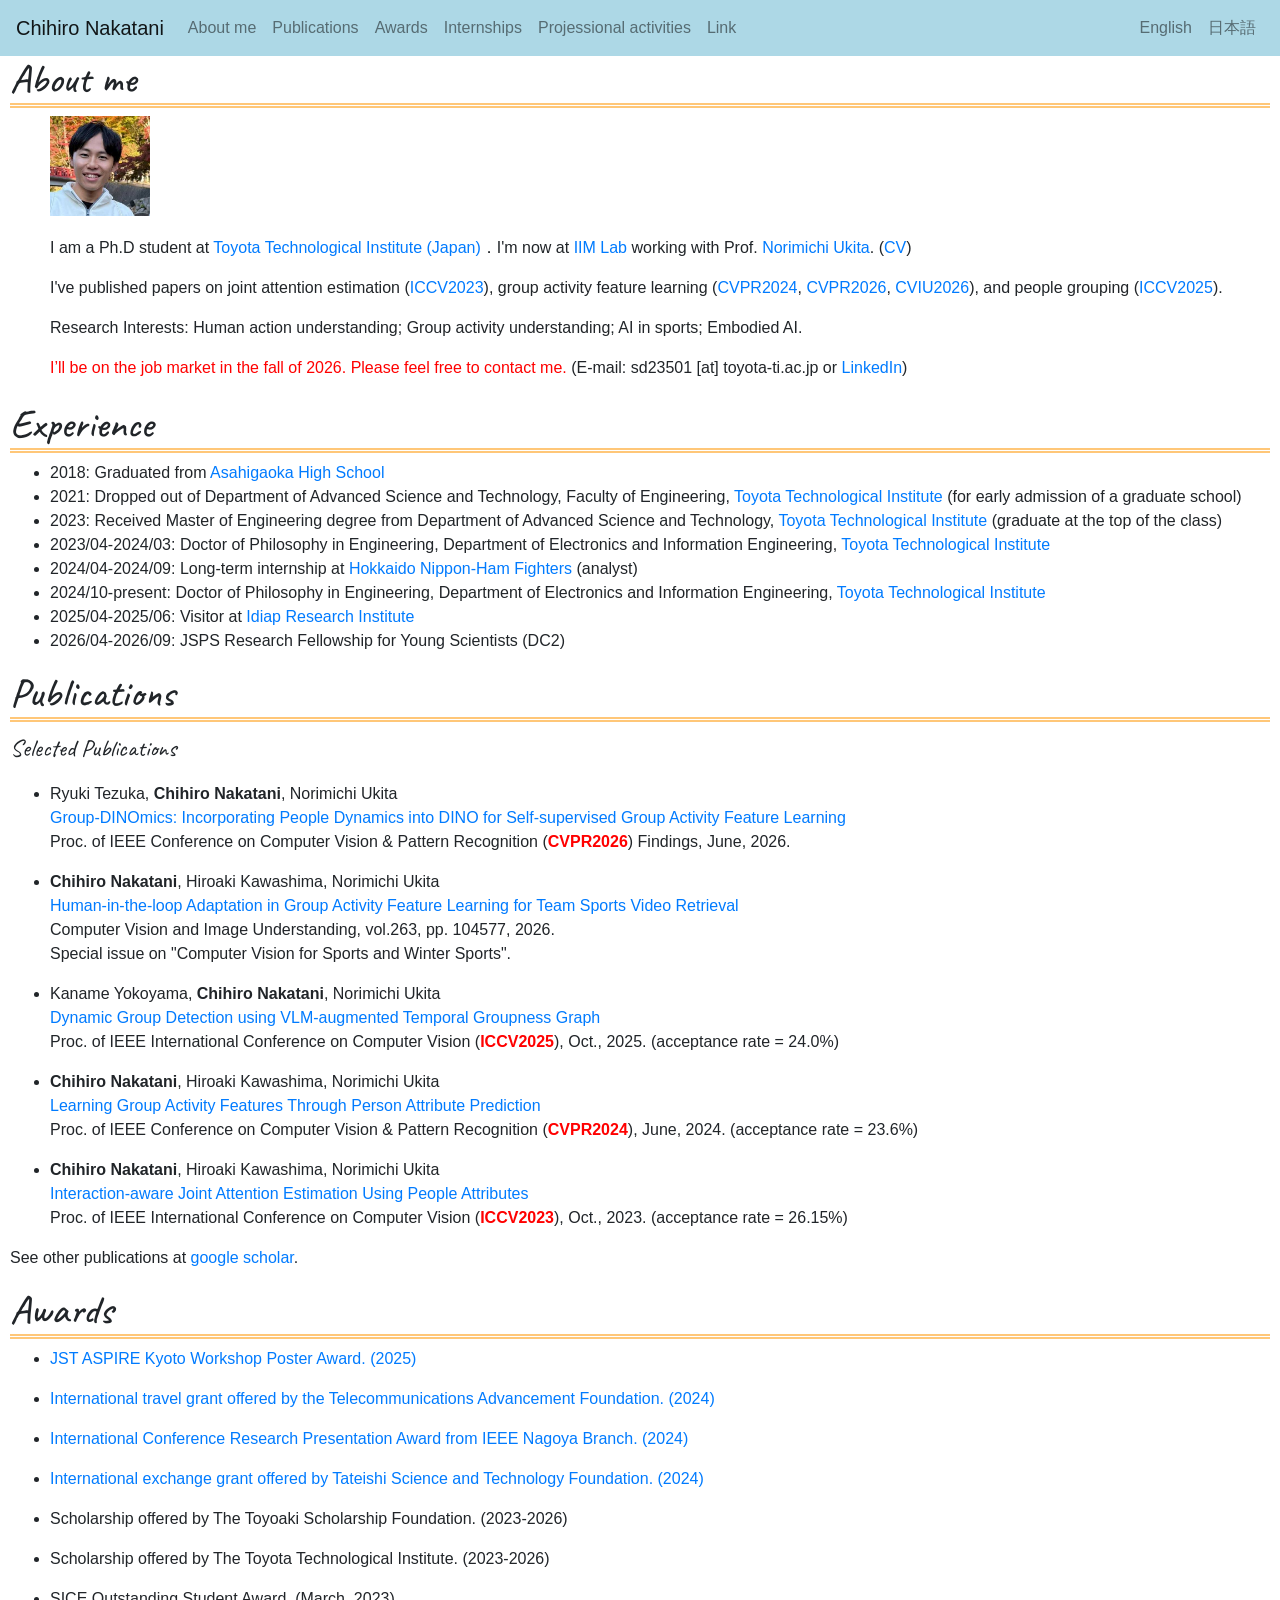
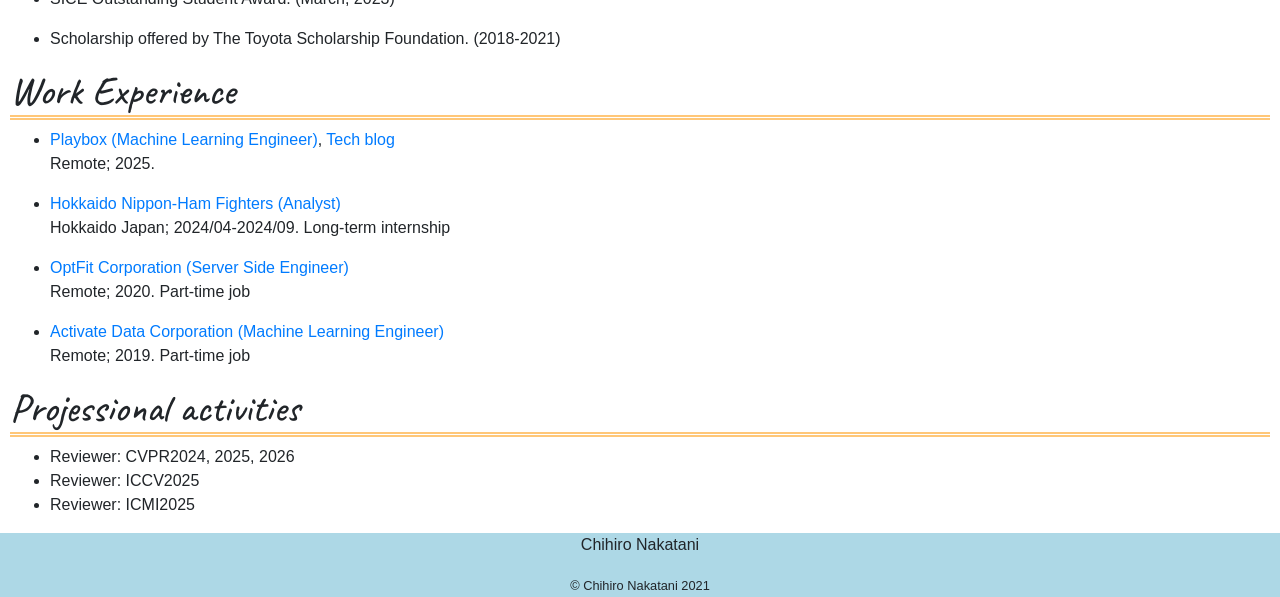
<file: portfolio_english_naive.html>
<!DOCTYPE html>
<html lang="en">
    <head>
        <!-- Google Analytics -->
        <script async src="https://www.googletagmanager.com/gtag/js?id=G-79YKY3C1S3"></script>
        <script>
          window.dataLayer = window.dataLayer || [];
          function gtag(){dataLayer.push(arguments);}
          gtag('js', new Date());
          gtag('config', 'G-79YKY3C1S3');
        </script>

        <meta charset="utf-8">
        <!-- viewport meta -->
        <meta name="viewport" content="width=device-width, initial-scale=1, shrink-to-fit=no">

        <!-- for SEO -->
        <title>Chihiro Nakatani</title>
        <meta name="google-site-verification" content="QctcWsPf-_8hO_acA2qVR2J2r1-QyQ2ILQvJ5n_lks0" />        
        <meta name="keyword" content="chihiro nakatani, chihiro, nakatani, portfolio, 中谷千洋"> 
        <meta name="descriprion" 
        content="this site is portfolio of chihiro nakatani.
                It shows self introduction and experience of develop.
                このページは中谷千洋のポートフォリオページです。"
        > 

         <!-- Bootstrap CSS -->
         <link rel="stylesheet" href="https://stackpath.bootstrapcdn.com/bootstrap/4.4.1/css/bootstrap.min.css" integrity="sha384-Vkoo8x4CGsO3+Hhxv8T/Q5PaXtkKtu6ug5TOeNV6gBiFeWPGFN9MuhOf23Q9Ifjh" crossorigin="anonymous">

         <script src="https://code.jquery.com/jquery-3.4.1.slim.min.js" integrity="sha384-J6qa4849blE2+poT4WnyKhv5vZF5SrPo0iEjwBvKU7imGFAV0wwj1yYfoRSJoZ+n" crossorigin="anonymous"></script>
         <script src="https://cdn.jsdelivr.net/npm/popper.js@1.16.0/dist/umd/popper.min.js" integrity="sha384-Q6E9RHvbIyZFJoft+2mJbHaEWldlvI9IOYy5n3zV9zzTtmI3UksdQRVvoxMfooAo" crossorigin="anonymous"></script>
         <script src="https://stackpath.bootstrapcdn.com/bootstrap/4.4.1/js/bootstrap.min.js" integrity="sha384-wfSDF2E50Y2D1uUdj0O3uMBJnjuUD4Ih7YwaYd1iqfktj0Uod8GCExl3Og8ifwB6" crossorigin="anonymous"></script>

        <!-- for icon -->
        <link href="https://use.fontawesome.com/releases/v5.6.1/css/all.css" rel="stylesheet">

        <link rel="stylesheet" href="style.css">

        <!-- font -->
        <link href="https://fonts.googleapis.com/css?family=Caveat" rel="stylesheet">
        <link href="https://fonts.googleapis.com/css?family=Corben:700" rel="stylesheet">
    </head>
    <body>
        <header>
            <nav class="navbar navbar-expand-lg navbar-light fixed-top">
                <a class="navbar-brand" href="#top">Chihiro Nakatani</a>
                <button class="navbar-toggler" type="button" data-toggle="collapse" data-target="#navbarNavDropdown" aria-controls="navbarNavDropdown" aria-expanded="false" aria-label="Toggle navigation">
                    <span class="navbar-toggler-icon"></span>
                </button>
                <div class="collapse navbar-collapse" id="navbarNavDropdown">
                    <ul class="navbar-nav mr-auto">
                        <li class="nav-item">
                        <a class="nav-link" href="#aboutme">About me</a>
                        </li>
                        <li class="nav-item">
                            <a class="nav-link" href="#publications">Publications</a>
                        </li>
                        <li class="nav-item">
                            <a class="nav-link" href="#awards">Awards</a>
                        </li>
                        <li class="nav-item">
                        <a class="nav-link" href="#internships">Internships</a>
                        </li>
                        <li class="nav-item">
                            <a class="nav-link" href="#projessional_activities">Projessional activities</a>
                        </li>
                        <li class="nav-item">
                            <a class="nav-link" href="#link">Link</a>
                        </li>                    
                    </ul>
                    <ul class="navbar-nav">
                        <li class="nav-item">
                            <a class="nav-link" href="./portfolio_english.html">English</a>
                        </li>
                        <li class="nav-item">
                            <a class="nav-link" href="./portfolio_japanese.html">日本語</a>
                        </li>
                    </ul>
                </div> 
              </nav>
        </header>
        <main>
            <div id="aboutme">
                <h1 class="title">About me</h1>
                <ul class="aboutme">
                    <li class="aboutme">
                        <img src="imgs/croped_face_2025.jpg" alt="Face", height="100px">        
                    </li>
                    <!-- <a href="https://github.com/chihina" target="_blank" rel="noopener noreferrer"><i class="fab fa-github me_icons"></i></a> -->
                    <!-- <a href="https://www.linkedin.com/in/chihiro-nakatani-2060b01a9" target="_blank" rel="noopener noreferrer"><i class="fab fa-linkedin me_icons"></i></a> -->
                    <!-- <a href="pdfs/cv.pdf" target="_blank"><span style="font-size: x-large;">CV</span></a> -->
                    <li class="aboutme">
                        <p> I am a Ph.D student at 
                            <a href="https://www.toyota-ti.ac.jp/" target="_blank" rel="noopener noreferrer">Toyota Technological Institute (Japan)<a>．I'm now at
                            <a href="https://www.toyota-ti.ac.jp/Lab/Denshi/iim/index-j.html" target="_blank" rel="noopener noreferrer">IIM Lab<a> 
                            working with Prof. 
                            <a href="https://www.toyota-ti.ac.jp/Lab/Denshi/iim/ukita/index-j.html" target="_blank" rel="noopener noreferrer">Norimichi Ukita<a>.
                            (<a href="pdfs/cv.pdf" target="_blank">CV</a>)
                        </p>

                        <p>
                            I've published papers on joint attention estimation 
                            (<a href="https://www.toyota-ti.ac.jp/Lab/Denshi/iim/ukita/selection/ICCV2023-PJAE.html" target="_blank" rel="noopener noreferrer">ICCV2023<a>),
                            group activity feature learning
                            (<a href="https://www.toyota-ti.ac.jp/Lab/Denshi/iim/ukita/selection/CVPR2024-GAFL.html" target="_blank" rel="noopener noreferrer">CVPR2024<a>,
                            <a href="" target="_blank" rel="noopener noreferrer">CVPR2026<a>,
                            <a href="" target="_blank" rel="noopener noreferrer">CVIU2026<a>),
                            and people grouping
                            (<a href="" target="_blank" rel="noopener noreferrer">ICCV2025<a>).
                        </p>

                        <p>
                            Research Interests: Human action understanding; Group activity understanding; AI in sports; Embodied AI.
                        </p>

                        <p>
                            <font color="red">
                                I’ll be on the job market in the fall of 2026.
                                Please feel free to contact me.
                            </font>
                            (E-mail: sd23501 [at] toyota-ti.ac.jp or <a href="https://www.linkedin.com/in/chihiro-nakatani-2060b01a9" target="_blank" rel="noopener noreferrer">LinkedIn</a>)
                        </p>
                    </li>
                </ul>
            </div>
            <div id="educational_experience">
                <!-- <h1 class="title">Educational experience</h1> -->
                <h1 class="title">Experience</h1>
                <ul class="educational_experience">
                    <li class="abouteducational_experienceme">
                        2018: Graduated from 
                        <a href="https://aichi-asahigaoka.ed.jp/" target="_blank" rel="noopener noreferrer">Asahigaoka High School</a>
                    </li>
                    <li class="abouteducational_experienceme">
                        2021: Dropped out of Department of Advanced Science and Technology, Faculty of Engineering, 
                        <a href="https://www.toyota-ti.ac.jp/" target="_blank" rel="noopener noreferrer">Toyota Technological Institute</a>
                        (for early admission of a graduate school)
                    </li>
                    <li class="abouteducational_experienceme">
                        2023: Received Master of Engineering degree from Department of Advanced Science and Technology, 
                        <a href="https://www.toyota-ti.ac.jp/" target="_blank" rel="noopener noreferrer">Toyota Technological Institute</a>
                        (graduate at the top of the class)
                    </li>
                    <li class="abouteducational_experienceme">
                        2023/04-2024/03: Doctor of Philosophy in Engineering, Department of Electronics and Information Engineering, 
                        <a href="https://www.toyota-ti.ac.jp/" target="_blank" rel="noopener noreferrer">Toyota Technological Institute</a>
                    </li>
                    <li class="abouteducational_experienceme">
                        2024/04-2024/09: Long-term internship at 
                        <a href="https://www.fighters.co.jp/" target="_blank" rel="noopener noreferrer">Hokkaido Nippon-Ham Fighters</a>
                        (analyst)
                    </li>
                    <li class="abouteducational_experienceme">
                        2024/10-present: Doctor of Philosophy in Engineering, Department of Electronics and Information Engineering, 
                        <a href="https://www.toyota-ti.ac.jp/" target="_blank" rel="noopener noreferrer">Toyota Technological Institute</a>
                    </li>
                    <li class="abouteducational_experienceme">
                        2025/04-2025/06: Visitor at
                        <a href="https://www.idiap.ch/" target="_blank" rel="noopener noreferrer">Idiap Research Institute</a>
                    </li>
                    <li class="abouteducational_experienceme">
                        2026/04-2026/09: 
                        JSPS Research Fellowship for Young Scientists (DC2)
                    </li>
                </ul>
            </div>

            <h1 class="title">Publications</h1>

            <div id="publications">
                <p class="title_sub">Selected Publications</p>
                <ul class="publicationseParent">
                    <li class="publicationseParent">
                        Ryuki Tezuka, <b>Chihiro Nakatani</b>, Norimichi Ukita
                    </li>
                    <a href="" target="_blank" rel="noopener noreferrer">
                    Group-DINOmics: Incorporating People Dynamics into DINO for Self-supervised Group Activity Feature Learning
                    <a>
                    <p>
                    Proc. of IEEE Conference on Computer Vision & Pattern Recognition (<b><font color="red">CVPR2026</font></b>) Findings, June, 2026.
                    </p>
                </ul>
                <ul class="publicationseParent">
                    <li class="publicationseParent">
                        <b>Chihiro Nakatani</b>, Hiroaki Kawashima, Norimichi Ukita
                    </li>
                    <a href="https://www.toyota-ti.ac.jp/Lab/Denshi/iim/ukita/selection/CVIU2026-GAFL.html" target="_blank" rel="noopener noreferrer">
                    Human-in-the-loop Adaptation in Group Activity Feature Learning for Team Sports Video Retrieval
                    <a>
                    <p>
                    Computer Vision and Image Understanding, vol.263, pp. 104577, 2026. <br>
                    Special issue on "Computer Vision for Sports and Winter Sports".
                    </p>
                </ul>
                <ul class="publicationseParent">
                    <li class="publicationseParent">
                        Kaname Yokoyama, <b>Chihiro Nakatani</b>, Norimichi Ukita
                    </li>
                    <a href="https://www.toyota-ti.ac.jp/Lab/Denshi/iim/ukita/selection/ICCV2025-new.html" target="_blank" rel="noopener noreferrer">
                    Dynamic Group Detection using VLM-augmented Temporal Groupness Graph
                    <a>
                    <p>
                    Proc. of IEEE International Conference on Computer Vision (<b><font color="red">ICCV2025</font></b>), Oct., 2025. (acceptance rate = 24.0%)
                    </p>
                </ul>
                <ul class="publicationseParent">
                    <li class="publicationseParent">
                        <b>Chihiro Nakatani</b>, Hiroaki Kawashima, Norimichi Ukita
                    </li>
                    <a href="https://www.toyota-ti.ac.jp/Lab/Denshi/iim/ukita/selection/CVPR2024-GAFL.html" target="_blank" rel="noopener noreferrer">
                    Learning Group Activity Features Through Person Attribute Prediction
                    <a>
                    <p>
                    Proc. of IEEE Conference on Computer Vision & Pattern Recognition (<b><font color="red">CVPR2024</font></b>), June, 2024. (acceptance rate = 23.6%)
                    </p>
                </ul>
                <ul class="publicationseParent">
                    <li class="publicationseParent">
                        <b>Chihiro Nakatani</b>, Hiroaki Kawashima, Norimichi Ukita
                    </li>
                    <a href="https://www.toyota-ti.ac.jp/Lab/Denshi/iim/ukita/selection/ICCV2023-PJAE.html" target="_blank" rel="noopener noreferrer">
                    Interaction-aware Joint Attention Estimation Using People Attributes
                    <a>
                    <p>
                    Proc. of IEEE International Conference on Computer Vision (<b><font color="red">ICCV2023</font></b>), Oct., 2023. (acceptance rate = 26.15%)
                    </p>
                </ul>
            </div>

            <!-- <div id="publications">
                <p class="title_sub">International Conference (Peer-reviewed)</p>
                <ul class="publicationseParent">
                    <li class="publicationseParent">
                        Kaname Yokoyama, <b>Chihiro Nakatani</b>, Norimichi Ukita
                    </li>
                    <a href="" target="_blank" rel="noopener noreferrer">
                    Dynamic Group Detection using VLM-augmented Temporal Groupness Graph
                    <a>
                    <p>
                    Proc. of IEEE International Conference on Computer Vision (<b><font color="red">ICCV2025</font></b>), Oct., 2025. (acceptance rate = 24.0%)
                    </p>
                </ul>
                <ul class="publicationseParent">
                    <li class="publicationseParent">
                        <b>Chihiro Nakatani</b>, Hiroaki Kawashima, Norimichi Ukita
                    </li>
                    <a href="https://www.toyota-ti.ac.jp/Lab/Denshi/iim/ukita/selection/CVPR2024-GAFL.html" target="_blank" rel="noopener noreferrer">
                    Learning Group Activity Features Through Person Attribute Prediction
                    <a>
                    <p>
                    Proc. of IEEE Conference on Computer Vision & Pattern Recognition (<b><font color="red">CVPR2024</font></b>), June, 2024. (acceptance rate = 23.6%)
                    </p>
                </ul>
                <ul class="publicationseParent">
                    <li class="publicationseParent">
                        <b>Chihiro Nakatani</b>, Hiroaki Kawashima, Norimichi Ukita
                    </li>
                    <a href="https://www.toyota-ti.ac.jp/Lab/Denshi/iim/ukita/selection/ICCV2023-PJAE.html" target="_blank" rel="noopener noreferrer">
                    Interaction-aware Joint Attention Estimation Using People Attributes
                    <a>
                    <p>
                    Proc. of IEEE International Conference on Computer Vision (<b><font color="red">ICCV2023</font></b>), Oct., 2023. (acceptance rate = 26.15%)
                    </p>
                </ul>
                <ul class="publicationseParent">
                    <li class="publicationseParent">
                        <b>Chihiro Nakatani</b>, Hiroaki Kawashima, Norimichi Ukita
                    </li>
                    <a href="https://ieeexplore.ieee.org/document/10215994" target="_blank" rel="noopener noreferrer">
                        Joint Learning with Group Relation and Individual Action
                    <a>
                    <p>
                        Proc. of the 18th International Conference on Machine Vision Applications (MVA2023), July, 2023. (oral acceptance rate = 16.5%)
                    </p>
                </ul>
                <ul class="publicationseParent">
                    <li class="publicationseParent">
                        Daiki Mushiake,  Kentaro Otomo, <b>Chihiro Nakatani</b>, Norimichi Ukita
                    </li>
                    <a href="https://ieeexplore.ieee.org/document/10216216" target="_blank" rel="noopener noreferrer">
                        Shape Preservation in Image Style Transfer for Gaze Estimation
                    <a>
                    <p>
                        Proc. of the 18th International Conference on Machine Vision Applications (MVA2023), July, 2023. (oral acceptance rate = 16.5%)
                    </p>
                </ul>
                </ul>
                <ul class="publicationseParent">
                    <li class="publicationseParent">
                        <b>Chihiro Nakatani</b>, Kohei Sendo, Norimichi Ukita
                    </li>
                    <a href="http://www.mva-org.jp/Proceedings/2021/papers/O1-2-2.pdf" target="_blank" rel="noopener noreferrer">
                        Group Activity Recognition Using Joint Learning of Individual Action Recognition and People Grouping
                    <a>
                    <p>
                        Proc. of the 17th International Conference on Machine Vision Applications (MVA2021), July, 2021. (oral acceptance rate = 18.9%)
                    </p>
                </ul>
            </div>

            <div id="publications">
                <p class="title_sub">International Conference (Non Peer-reviewed)</p>
                <ul class="publicationseParent">
                    <li class="publicationseParent">
                        Goutam Bhat, Martin Danelljan, Radu Timofte, et al. (include <b>Chihiro Nakatani</b>)
                    </li>
                    <a href="https://openaccess.thecvf.com/content/CVPR2022W/NTIRE/html/Bhat_NTIRE_2022_Burst_Super-Resolution_Challenge_CVPRW_2022_paper.html" target="_blank" rel="noopener noreferrer">
                        NTIRE 2022 Burst Super-Resolution Challenge
                    <a>
                    <p>
                        Proc. of New Trends in Image Restoration and Enhancement Workshop (NTIRE2022), CVPR Workshop, June, 2022
                    </p>
                </ul>
            </div>

            <div id="publications">
                <p class="title_sub">Domestic Conference (Non Peer-reviewed)</p>
                <ul class="publicationseParent">
                    <li class="publicationseParent">
                        平野将三朗, <b>中谷千洋</b>, 浮田宗伯
                    </li>
                    <a href="" target="_blank" rel="noopener noreferrer">
                        物体の相対的位置関係を用いた複数物体追跡
                    <a>
                    <p>
                        MIRU, 7月, 2025年
                    </p>
                </ul>
                <ul class="publicationseParent">
                    <li class="publicationseParent">
                        横山要, <b>中谷千洋</b>, 浮田宗伯
                    </li>
                    <a href="" target="_blank" rel="noopener noreferrer">
                        視覚言語モデルによる画像の意味理解を考慮した動的グループ検出
                    <a>
                    <p>
                        MIRU, 7月, 2025年
                    </p>
                </ul>
                <ul class="publicationseParent">
                    <li class="publicationseParent">
                        手塚龍希, <b>中谷千洋</b>, 浮田宗伯
                    </li>
                    <a href="" target="_blank" rel="noopener noreferrer">
                        DINOv2は複雑な複数人の相互作用を理解しているか？
                    <a>
                    <p>
                        MIRU, 7月, 2025年
                    </p>
                </ul>
                <ul class="publicationseParent">
                    <li class="publicationseParent">
                        平野将三朗, <b>中谷千洋</b>, 浮田宗伯
                    </li>
                    <a href="" target="_blank" rel="noopener noreferrer">
                        物体の相対的位置関係を用いた複数物体追跡
                    <a>
                    <p>
                        情報処理学会研究報告CVIM, 5月, 2025年
                    </p>
                </ul>
                <ul class="publicationseParent">
                    <li class="publicationseParent">
                        横山要, <b>中谷千洋</b>, 浮田宗伯
                    </li>
                    <a href="" target="_blank" rel="noopener noreferrer">
                        視覚言語モデルによる画像の意味理解を考慮した動的グループ検出
                    <a>
                    <p>
                        情報処理学会研究報告CVIM, 5月, 2025年
                    </p>
                </ul>
                <ul class="publicationseParent">
                    <li class="publicationseParent">
                        山下陽平, <b>中谷千洋</b>, 浮田宗伯
                    </li>
                    <a href="https://ipsj.ixsq.nii.ac.jp/ej/index.php?active_action=repository_view_main_item_detail&page_id=13&block_id=8&item_id=213545&item_no=1" target="_blank" rel="noopener noreferrer">
                        服寸法に基づくサイズ可変仮想試着
                    <a>
                    <p>
                        情報処理学会研究報告CVIM, 3月, 2023年
                    </p>
                </ul>
                <ul class="publicationseParent">
                    <li class="publicationseParent">
                        <b>中谷千洋</b>, 川嶋宏彰, 浮田宗伯
                    </li>
                    <a href="https://ipsj.ixsq.nii.ac.jp/ej/index.php?active_action=repository_view_main_item_detail&page_id=13&block_id=8&item_id=213545&item_no=1" target="_blank" rel="noopener noreferrer">
                        スポーツ映像における視線集中を利用したボール検出
                    <a>
                    <p>
                        情報処理学会研究報告CVIM, 11月, 2021年
                    </p>
                </ul>
                <ul class="publicationseParent">
                    <li class="publicationseParent">
                        <b>中谷千洋</b>, 千藤滉平, 浮田宗伯
                    </li>
                    <a href="https://ipsj.ixsq.nii.ac.jp/ej/index.php?active_action=repository_view_main_item_detail&page_id=13&block_id=8&item_id=211120&item_no=1" target="_blank" rel="noopener noreferrer">
                        個人行動とグループ構成の同時学習によるグループ行動認識
                    <a>
                    <p>
                        情報処理学会研究報告CVIM, 5月, 2021年
                    </p>
                </ul>                
            </div> -->
            
            <p> See other publications at
                <a href="https://scholar.google.com/citations?user=StlST64AAAAJ" target="_blank" rel="noopener noreferrer">google scholar<a>.
            </p>

            <div id="awards">
                <h1 class="title">Awards</h1>
                <ul class="awardsParent">
                    <li class="awardsParent">
                        <a href="https://kyotovision.github.io/2025-kyoto_workshop/" target="_blank" rel="noopener noreferrer">
                            <p>JST ASPIRE Kyoto Workshop Poster Award. (2025)</p>
                        </a>
                    </li>
                    <li class="awardsParent">
                        <a href="https://www.taf.or.jp/files/2131/1314208804.pdf" target="_blank" rel="noopener noreferrer">
                            <p>International travel grant offered by the Telecommunications Advancement Foundation. (2024)</p>
                        </a>
                    </li>
                    <li class="awardsParent">
                        <a href="https://ieee-jp.org/section/nagoya/2024/04/11/2024%e5%b9%b4-ieee%e5%90%8d%e5%8f%a4%e5%b1%8b%e6%94%af%e9%83%a8%e5%9b%bd%e9%9a%9b%e4%bc%9a%e8%ad%b0%e7%a0%94%e7%a9%b6%e7%99%ba%e8%a1%a8%e8%b3%9e%e5%8f%97%e8%b3%9e%e8%80%85/" target="_blank" rel="noopener noreferrer">
                            <p>International Conference Research Presentation Award from IEEE Nagoya Branch. (2024)</p>
                        </a>
                    </li>
                    <li class="awardsParent">
                        <a href="https://www.tateisi-f.org/news/2023-09-29" target="_blank" rel="noopener noreferrer">
                            <p>International exchange grant offered by Tateishi Science and Technology Foundation. (2024)</p>
                        </a>
                    </li>
                    <li class="awardsParent">
                        <p>Scholarship offered by The Toyoaki Scholarship Foundation. (2023-2026)</p>
                    </li>
                    <li class="awardsParent">
                        <p>Scholarship offered by The Toyota Technological Institute. (2023-2026)</p>
                    </li>
                    <li class="awardsParent">
                        <p>SICE Outstanding Student Award. (March, 2023)</p>
                    </li>
                    <li class="awardsParent">
                        <p>Scholarship offered by The Toyota Scholarship Foundation. (2018-2021)</p>
                    </li>
                </ul>
            </div>
            </div>
            <div id="internships">
                <h1 class="title">Work Experience</h1>
                <ul class="internshipsParent">
                    <li class="internshipsParent">
                        <a href="https://playbox.co.jp/" target="_blank" rel="noopener noreferrer">Playbox (Machine Learning Engineer)<a>,
                        <a href="https://playbox.co.jp/posts/action-spotting/" target="_blank" rel="noopener noreferrer">Tech blog</a>
                    </li>
                    <p>Remote; 2025.</p>
                </ul>
                <ul class="internshipsParent">
                    <li class="internshipsParent">
                        <a href="https://www.fighters.co.jp/" target="_blank" rel="noopener noreferrer">Hokkaido Nippon-Ham Fighters (Analyst)<a>
                    </li>
                    <p>Hokkaido Japan; 2024/04-2024/09. Long-term internship</p>
                    <!-- <p>Analyzing defence using tracking data.</p> -->
                </ul>
                <ul class="internshipsParent">
                    <li class="internshipsParent">
                        <a href="https://optfit.jp/" target="_blank" rel="noopener noreferrer">OptFit Corporation (Server Side Engineer)<a>
                    </li>
                    <!-- <p>Aichi Japan; 2020. Part-time job</p> -->
                    <p>Remote; 2020. Part-time job</p>
                    <!-- <p>Developing web service related to gym management.</p> -->
                </ul>
                <ul class="internshipsParent">
                    <li class="internshipsParent">
                        <a href="https://activate-data.com/" target="_blank" rel="noopener noreferrer">Activate Data Corporation (Machine Learning Engineer)<a>
                    </li>
                    <!-- <p>Aichi Japan; 2019. Part-time job</p> -->
                    <p>Remote; 2019. Part-time job</p>
                    <!-- <p>Training models of image recognition using deep learning.</p> -->
                </ul>
            </div>
            <!-- <div id="projessional_activities">
                <h1 class="title">Projessional activities</h1>
                <ul class="proActParent">
                    <li class="proActParent">
                        Reviewer: CVPR2024, CVPR2025, ICCV2025, ICMI2025
                    </li>
                </ul>
            </div> -->
            <div id="projessional_activities">
                <h1 class="title">Projessional activities</h1>
                <ul class="proActParent">
                    <li class="proActParent">
                        Reviewer: CVPR2024, 2025, 2026
                    </li>
                    <li class="proActParent">
                        Reviewer: ICCV2025
                    </li>
                    <li class="proActParent">
                        Reviewer: ICMI2025
                    </li>
                </ul>
            </div>

            <!-- <div id="link"> -->
                <!-- <h1 class="title">Link</h1> -->
                <!-- <p><a href="https://github.com/chihina" target="_blank" rel="noopener noreferrer"><span>Github</span></a></p> -->
                <!-- <p><a href="https://www.linkedin.com/in/chihiro-nakatani-2060b01a9" target="_blank" rel="noopener noreferrer"><span>LinkedIn</span></a></p> -->
                <!-- <p><a href="https://scholar.google.com/citations?user=StlST64AAAAJ" target="_blank" rel="noopener noreferrer"><span>Google Scholar</span></a></p> -->
            <!-- </div> -->
        </main>
        <footer>
            <div style="text-align: center;">
                <p>Chihiro Nakatani</p>
                <small>&copy; Chihiro Nakatani 2021</small>
            </div>
        </footer>
    </body>
</html>
</file>
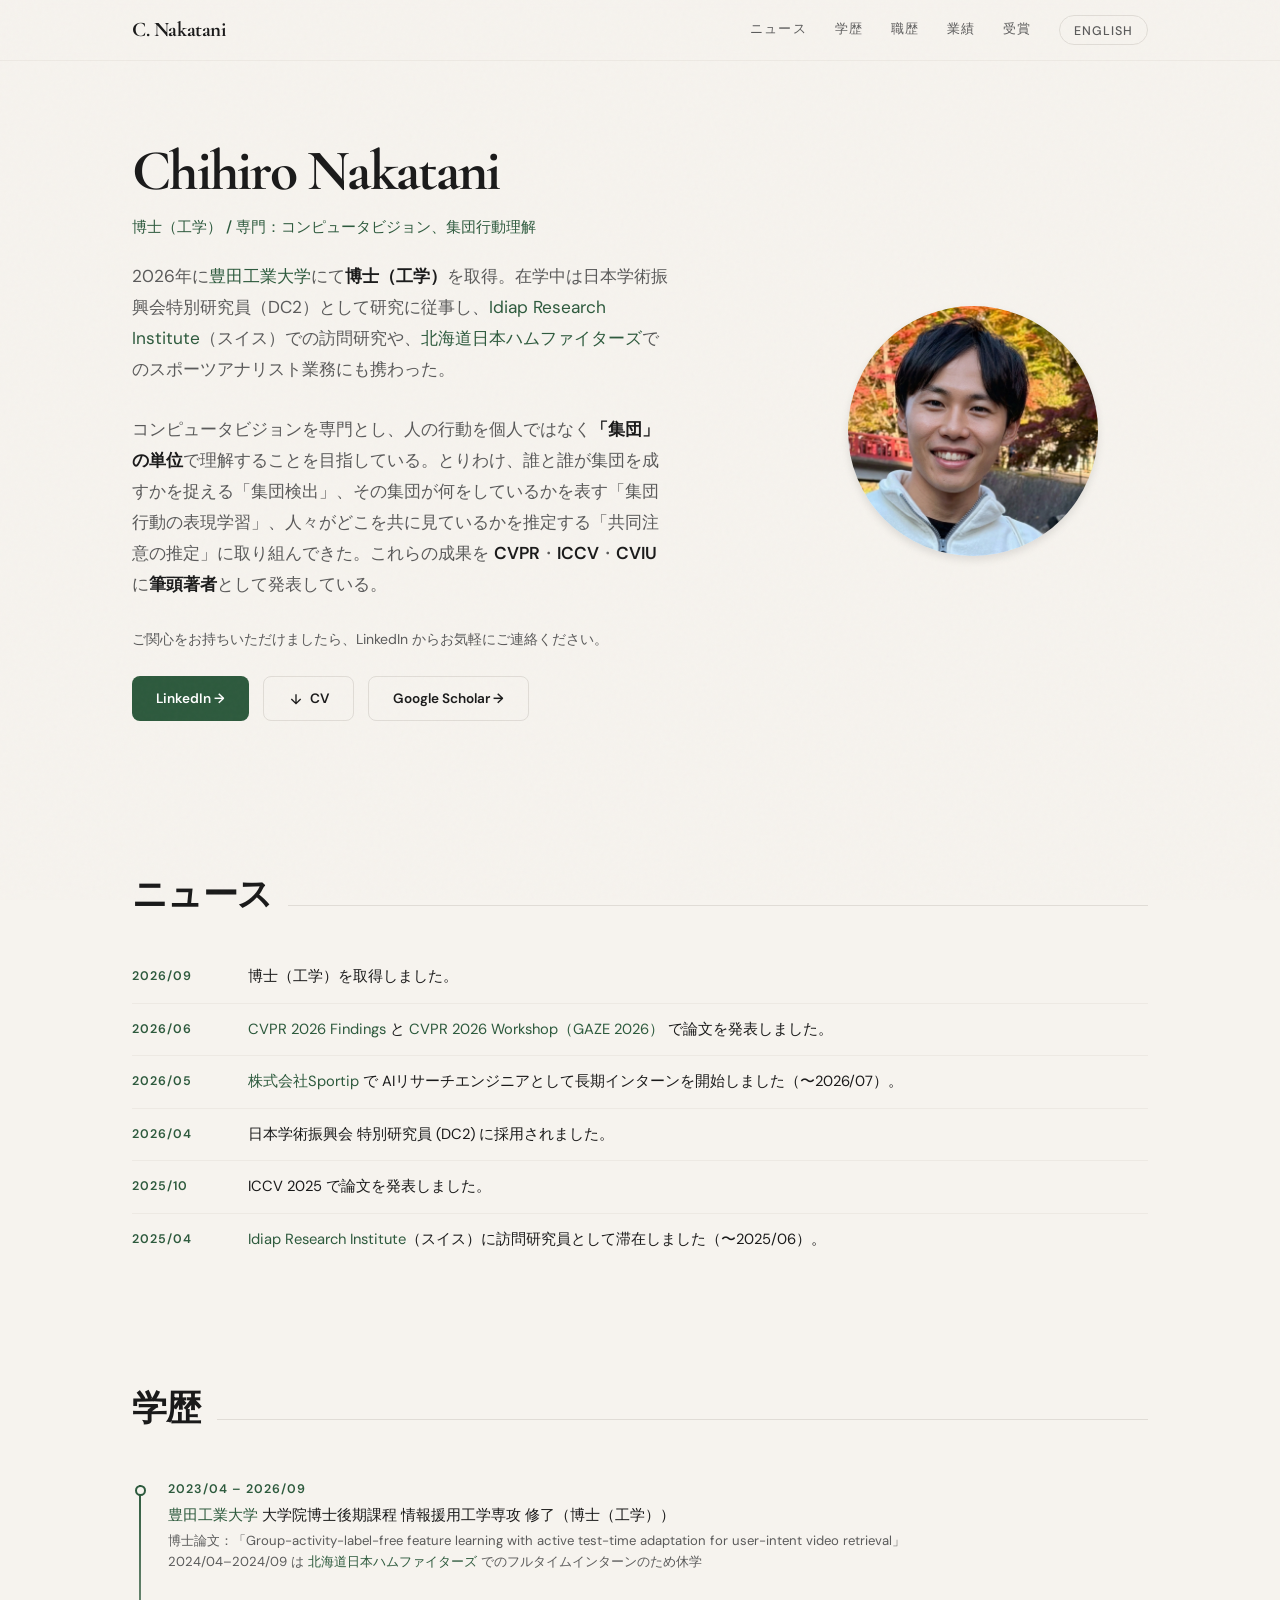
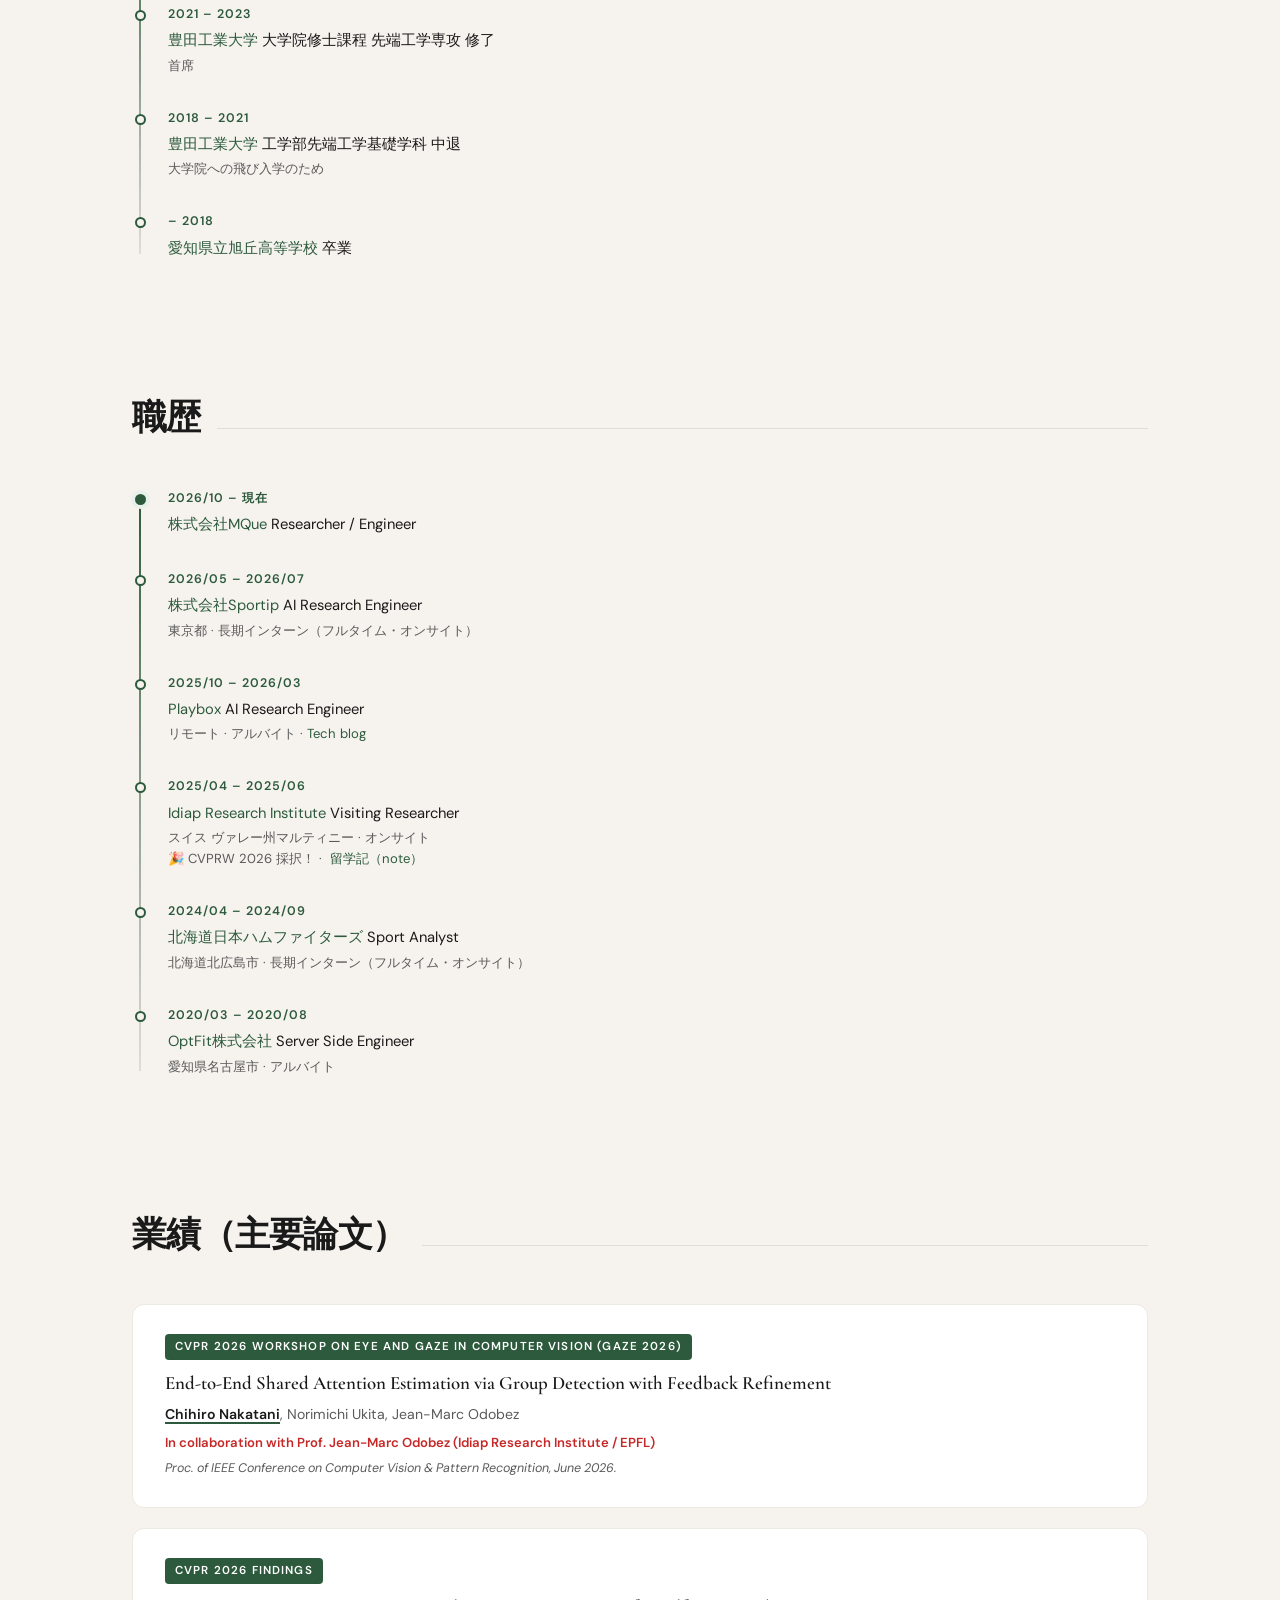
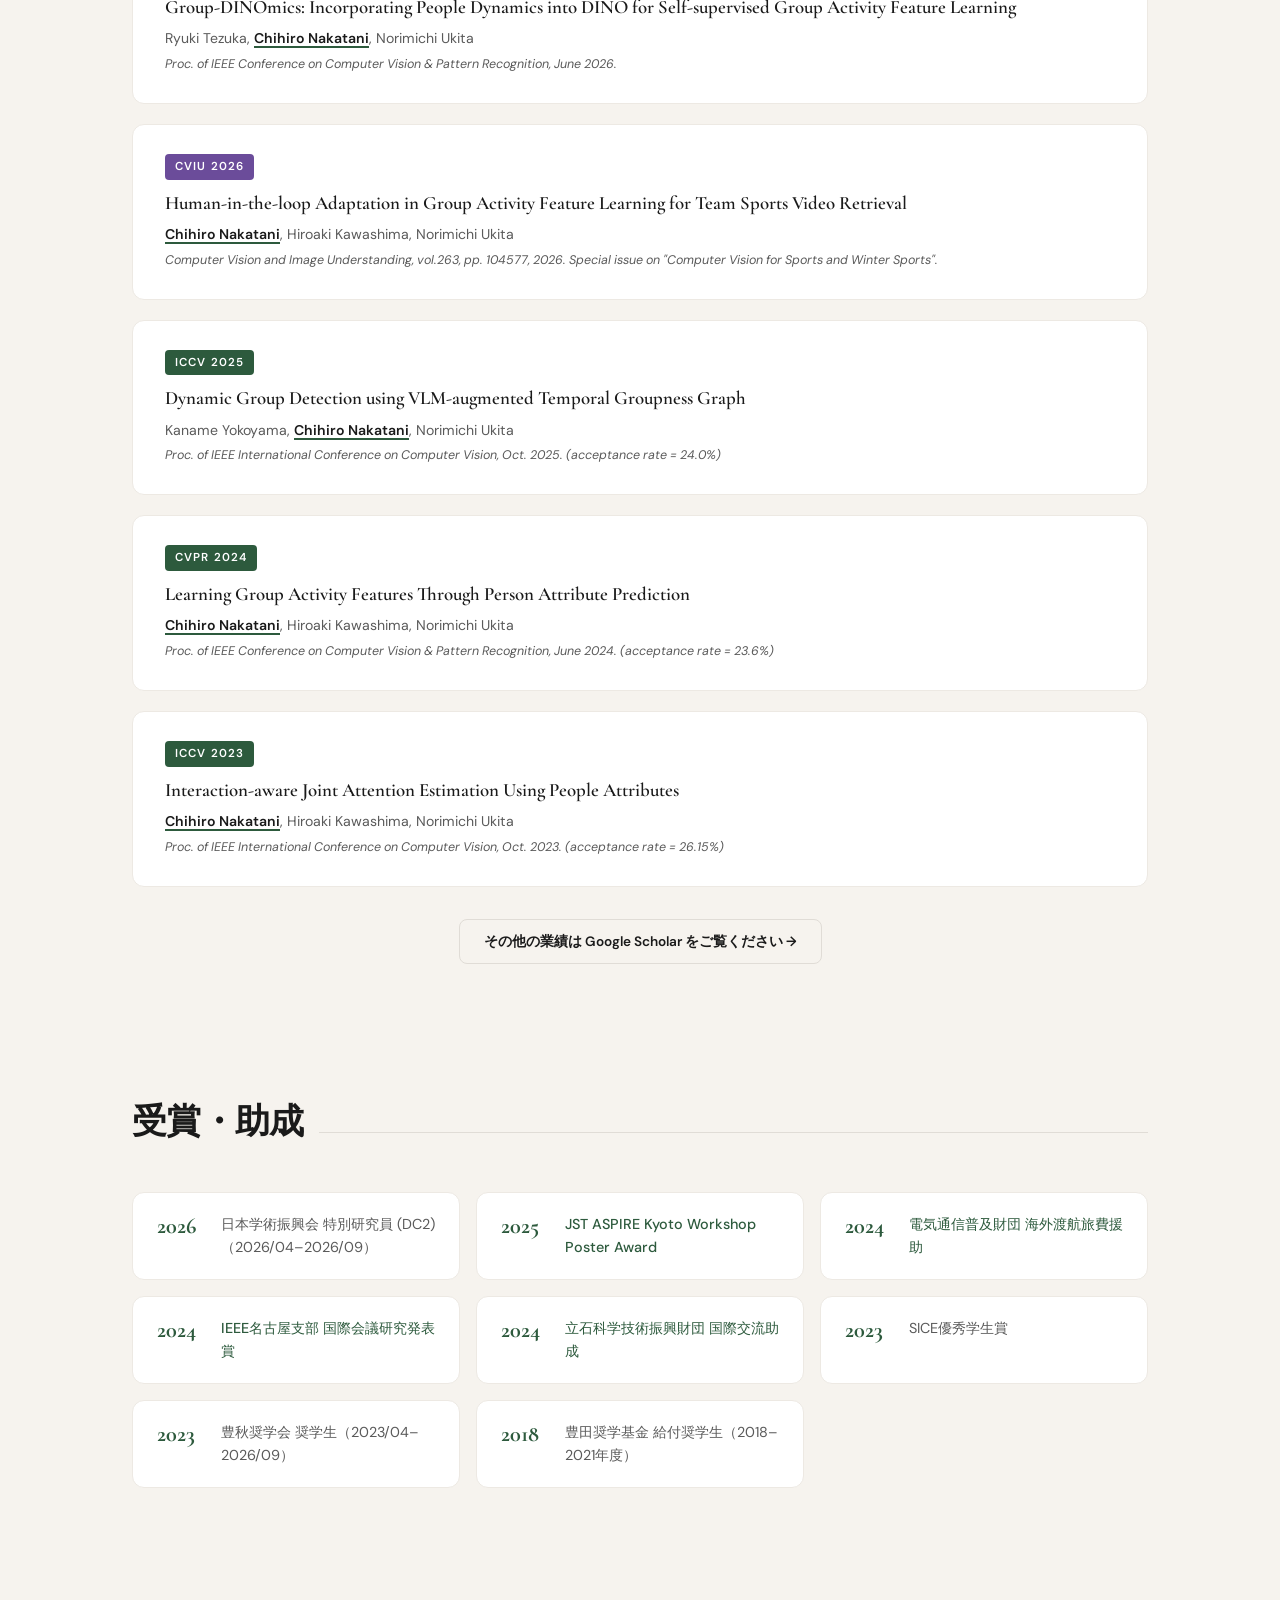
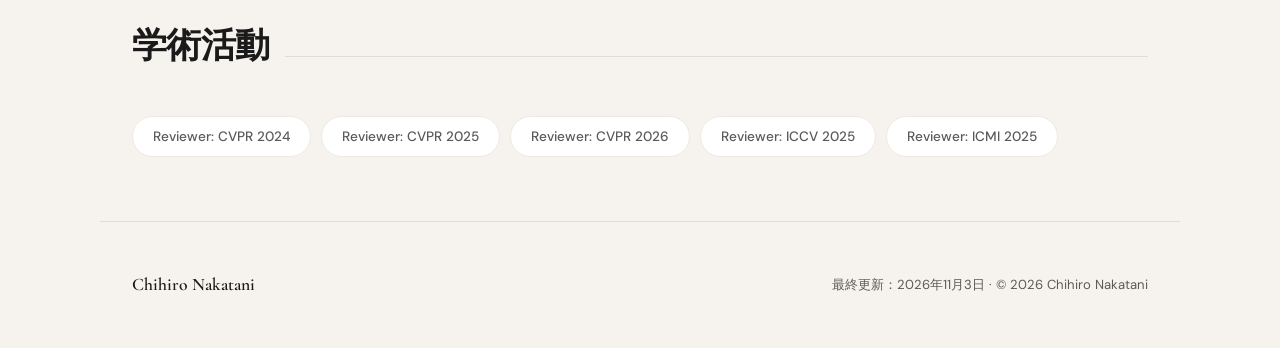
<file: portfolio_japanese.html>
<!DOCTYPE html>
<html lang="ja">
<head>
  <meta charset="UTF-8">
  <meta name="viewport" content="width=device-width, initial-scale=1.0">
  <title>中谷千洋 (Chihiro Nakatani)</title>
  <meta name="description" content="中谷千洋（Chihiro Nakatani）は博士（工学）を取得し、グループ行動認識・行動理解・スポーツAIを研究し、CVPRやICCVに筆頭著者として論文を発表しています。">
  <meta name="keywords" content="中谷千洋, Chihiro Nakatani, コンピュータビジョン, グループ行動認識, 行動認識, CVPR, ICCV, スポーツAI, Embodied AI">
  <meta name="author" content="中谷千洋">
  <meta name="robots" content="index, follow">
  <link rel="canonical" href="https://chihina.github.io/portfolio_japanese.html">
  <link rel="alternate" hreflang="en" href="https://chihina.github.io/portfolio_english.html">
  <link rel="alternate" hreflang="ja" href="https://chihina.github.io/portfolio_japanese.html">
  <link rel="alternate" hreflang="x-default" href="https://chihina.github.io/portfolio_english.html">

  <!-- Open Graph / SNS -->
  <meta property="og:type" content="website">
  <meta property="og:title" content="中谷千洋">
  <meta property="og:description" content="博士（工学）。CVPRやICCVに筆頭著者としてグループ行動認識・行動理解の論文を発表。">
  <meta property="og:url" content="https://chihina.github.io/portfolio_japanese.html">
  <meta property="og:image" content="https://chihina.github.io/imgs/croped_face_2025.png">
  <meta property="og:site_name" content="中谷千洋">
  <meta property="og:locale" content="ja_JP">
  <meta property="og:locale:alternate" content="en_US">

  <!-- Twitter Card -->
  <meta name="twitter:card" content="summary">
  <meta name="twitter:title" content="中谷千洋">
  <meta name="twitter:description" content="博士（工学）。CVPR・ICCVに筆頭著者として論文発表。">
  <meta name="twitter:image" content="https://chihina.github.io/imgs/croped_face_2025.png">

  <!-- Structured Data (JSON-LD) -->
  <script type="application/ld+json">
  {
    "@context": "https://schema.org",
    "@type": "Person",
    "name": "中谷千洋",
    "alternateName": "Chihiro Nakatani",
    "url": "https://chihina.github.io/portfolio_japanese.html",
    "image": "https://chihina.github.io/imgs/croped_face_2025.png",
    "knowsAbout": ["コンピュータビジョン", "グループ行動認識", "行動認識", "スポーツAI", "Embodied AI"],
    "sameAs": [
      "https://scholar.google.com/citations?user=StlST64AAAAJ",
      "https://www.linkedin.com/in/chihiro-nakatani-2060b01a9",
      "https://github.com/chihina"
    ]
  }
  </script>

  <!-- Google Analytics -->
  <script async src="https://www.googletagmanager.com/gtag/js?id=G-79YKY3C1S3"></script>
  <script>
    window.dataLayer = window.dataLayer || [];
    function gtag(){dataLayer.push(arguments);}
    gtag('js', new Date());
    gtag('config', 'G-79YKY3C1S3');
  </script>

  <link rel="preconnect" href="https://fonts.googleapis.com">
  <link rel="preconnect" href="https://fonts.gstatic.com" crossorigin>
  <link href="https://fonts.googleapis.com/css2?family=Cormorant+Garamond:ital,wght@0,400;0,600;0,700;1,400&family=DM+Sans:ital,wght@0,400;0,500;0,600;1,400&display=swap" rel="stylesheet">
  <style>
    :root {
      --bg: #F6F3EE;
      --bg-card: #FFFFFF;
      --text: #1A1A1A;
      --text-secondary: #5A5A5A;
      --accent: #2D5A3D;
      --accent-light: #E8F0EB;
      --accent-hover: #1E3D2A;
      --border: #E0DCD6;
      --border-light: #EDE9E3;
      --serif: 'Cormorant Garamond', Georgia, serif;
      --sans: 'DM Sans', -apple-system, sans-serif;
      --shadow-sm: 0 1px 3px rgba(0,0,0,0.04);
      --shadow-md: 0 4px 20px rgba(0,0,0,0.06);
      --shadow-lg: 0 8px 40px rgba(0,0,0,0.08);
      --radius: 12px;
    }

    *, *::before, *::after { box-sizing: border-box; margin: 0; padding: 0; }

    html { scroll-behavior: smooth; }

    body {
      font-family: var(--sans);
      color: var(--text);
      background: var(--bg);
      line-height: 1.7;
      font-size: 15px;
      -webkit-font-smoothing: antialiased;
    }

    /* ── Noise Texture Overlay ── */
    body::before {
      content: '';
      position: fixed;
      inset: 0;
      opacity: 0.025;
      background-image: url("data:image/svg+xml,%3Csvg viewBox='0 0 256 256' xmlns='http://www.w3.org/2000/svg'%3E%3Cfilter id='noise'%3E%3CfeTurbulence type='fractalNoise' baseFrequency='0.9' numOctaves='4' stitchTiles='stitch'/%3E%3C/filter%3E%3Crect width='100%25' height='100%25' filter='url(%23noise)'/%3E%3C/svg%3E");
      pointer-events: none;
      z-index: 9999;
    }

    a { color: var(--accent); text-decoration: none; transition: color 0.2s; }
    a:hover { color: var(--accent-hover); }

    /* ── Navigation ── */
    nav {
      position: fixed;
      top: 0;
      left: 0;
      right: 0;
      z-index: 100;
      background: rgba(246, 243, 238, 0.85);
      backdrop-filter: blur(16px);
      -webkit-backdrop-filter: blur(16px);
      border-bottom: 1px solid var(--border-light);
      transition: box-shadow 0.3s;
    }
    nav.scrolled { box-shadow: var(--shadow-sm); }

    .nav-inner {
      max-width: 1080px;
      margin: 0 auto;
      padding: 0 32px;
      display: flex;
      align-items: center;
      justify-content: space-between;
      height: 60px;
    }
    .nav-logo {
      font-family: var(--serif);
      font-size: 1.3rem;
      font-weight: 700;
      color: var(--text);
      letter-spacing: -0.02em;
    }
    .nav-links { display: flex; gap: 28px; align-items: center; }
    .nav-links a {
      font-size: 0.82rem;
      font-weight: 500;
      color: var(--text-secondary);
      text-transform: uppercase;
      letter-spacing: 0.08em;
      position: relative;
      padding-bottom: 2px;
    }
    .nav-links a::after {
      content: '';
      position: absolute;
      bottom: -1px;
      left: 0;
      width: 0;
      height: 1.5px;
      background: var(--accent);
      transition: width 0.3s ease;
    }
    .nav-links a:hover { color: var(--text); }
    .nav-links a:hover::after { width: 100%; }
    .lang-toggle {
      font-size: 0.78rem !important;
      padding: 5px 14px;
      border: 1px solid var(--border);
      border-radius: 20px;
      transition: all 0.2s;
    }
    .lang-toggle:hover {
      background: var(--text);
      color: var(--bg) !important;
      border-color: var(--text);
    }
    .lang-toggle:hover::after { width: 0 !important; }

    .hamburger {
      display: none;
      flex-direction: column;
      gap: 5px;
      background: none;
      border: none;
      cursor: pointer;
      padding: 4px;
    }
    .hamburger span {
      width: 22px;
      height: 2px;
      background: var(--text);
      transition: all 0.3s;
      border-radius: 1px;
    }

    /* ── Hero ── */
    .hero {
      max-width: 1080px;
      margin: 0 auto;
      padding: 140px 32px 80px;
      display: grid;
      grid-template-columns: 1fr 300px;
      gap: 60px;
      align-items: center;
    }
    .hero-text h1 {
      font-family: var(--serif);
      font-size: 3.6rem;
      font-weight: 700;
      line-height: 1.1;
      letter-spacing: -0.03em;
      margin-bottom: 20px;
      color: var(--text);
    }
    .hero-text h1 span {
      display: block;
      font-size: 1.1rem;
      font-family: var(--sans);
      font-weight: 500;
      color: var(--accent);
      letter-spacing: 0.15em;
      text-transform: uppercase;
      margin-bottom: 8px;
    }
    .hero-text .tagline {
      font-size: 1.08rem;
      color: var(--text-secondary);
      line-height: 1.8;
      max-width: 540px;
      margin-bottom: 28px;
    }
    .hero-text .tagline strong {
      color: var(--text);
      font-weight: 600;
    }
    .hero-credential {
      font-size: 0.95rem;
      font-weight: 500;
      color: var(--accent);
      margin: -8px 0 20px;
    }
    .hero-photo {
      position: relative;
    }
    .hero-photo img {
      width: 100%;
      aspect-ratio: 3/4;
      object-fit: cover;
      border-radius: var(--radius);
      box-shadow: var(--shadow-lg);
    }
    .hero-photo::after {
      content: '';
      position: absolute;
      inset: 8px -8px -8px 8px;
      border: 2px solid var(--accent);
      border-radius: var(--radius);
      z-index: -1;
      opacity: 0.3;
    }

    .hero-cta {
      display: flex;
      gap: 14px;
      margin-top: 24px;
      flex-wrap: wrap;
    }
    .btn {
      display: inline-flex;
      align-items: center;
      gap: 6px;
      padding: 10px 24px;
      font-size: 0.85rem;
      font-weight: 600;
      border-radius: 8px;
      transition: all 0.25s;
      font-family: var(--sans);
    }
    .btn-primary {
      background: var(--accent);
      color: #fff;
    }
    .btn-primary:hover {
      background: var(--accent-hover);
      color: #fff;
      transform: translateY(-1px);
      box-shadow: 0 4px 12px rgba(45,90,61,0.25);
    }
    .btn-outline {
      border: 1.5px solid var(--border);
      color: var(--text);
      background: transparent;
    }
    .btn-outline:hover {
      border-color: var(--text);
      transform: translateY(-1px);
    }

    /* ── Sections ── */
    section {
      max-width: 1080px;
      margin: 0 auto;
      padding: 64px 32px;
    }
    .section-header {
      display: flex;
      align-items: baseline;
      gap: 16px;
      margin-bottom: 40px;
    }
    .section-header h2 {
      font-family: var(--serif);
      font-size: 2.2rem;
      font-weight: 700;
      letter-spacing: -0.02em;
    }
    .section-header .line {
      flex: 1;
      height: 1px;
      background: var(--border);
    }

    /* ── Publications ── */
    .pub-list { display: flex; flex-direction: column; gap: 20px; }

    .pub-item {
      background: var(--bg-card);
      border: 1px solid var(--border-light);
      border-radius: var(--radius);
      padding: 28px 32px;
      transition: all 0.3s ease;
      position: relative;
      overflow: hidden;
    }
    .pub-item::before {
      content: '';
      position: absolute;
      top: 0;
      left: 0;
      width: 3px;
      height: 100%;
      background: var(--accent);
      opacity: 0;
      transition: opacity 0.3s;
    }
    .pub-item:hover {
      box-shadow: var(--shadow-md);
      border-color: transparent;
      transform: translateX(2px);
    }
    .pub-item:hover::before { opacity: 1; }

    .pub-title a::after {
      content: '';
      position: absolute;
      inset: 0;
    }

    .pub-venue {
      display: inline-block;
      font-size: 0.72rem;
      font-weight: 600;
      text-transform: uppercase;
      letter-spacing: 0.1em;
      color: #fff;
      background: var(--accent);
      padding: 3px 10px;
      border-radius: 4px;
      margin-bottom: 10px;
    }
    .pub-venue.journal {
      background: #6B4C9A;
    }
    .pub-title {
      font-family: var(--serif);
      font-size: 1.18rem;
      font-weight: 600;
      line-height: 1.45;
      margin-bottom: 6px;
      color: var(--text);
    }
    .pub-title a { color: inherit; }
    .pub-title a:hover { color: var(--accent); }
    .pub-authors {
      font-size: 0.88rem;
      color: var(--text-secondary);
      line-height: 1.6;
    }
    .pub-authors strong {
      color: var(--text);
      font-weight: 600;
      text-decoration: underline;
      text-decoration-color: var(--accent);
      text-underline-offset: 3px;
      text-decoration-thickness: 1.5px;
    }
    .pub-note {
      font-size: 0.78rem;
      color: var(--text-secondary);
      margin-top: 4px;
      font-style: italic;
    }
    .pub-collab-note {
      color: #c62828;
      font-weight: 600;
      font-size: 0.82rem;
      margin-top: 6px;
      margin-bottom: 2px;
    }

    .scholar-link {
      text-align: center;
      margin-top: 32px;
    }

    /* ── Awards ── */
    .awards-grid {
      display: grid;
      grid-template-columns: repeat(auto-fill, minmax(300px, 1fr));
      gap: 16px;
    }
    .award-item {
      display: flex;
      align-items: flex-start;
      gap: 14px;
      padding: 20px 24px;
      background: var(--bg-card);
      border: 1px solid var(--border-light);
      border-radius: var(--radius);
      transition: all 0.25s;
    }
    .award-item:hover {
      box-shadow: var(--shadow-md);
      transform: translateY(-2px);
    }
    .award-year {
      font-family: var(--serif);
      font-size: 1.4rem;
      font-weight: 700;
      color: var(--accent);
      min-width: 50px;
      line-height: 1.2;
    }
    .award-text {
      font-size: 0.9rem;
      line-height: 1.6;
      color: var(--text-secondary);
    }
    .award-text a { font-weight: 500; }

    /* ── News ── */
    .news-list { list-style: none; }
    .news-item {
      display: grid;
      grid-template-columns: 96px 1fr;
      gap: 20px;
      padding: 14px 0;
      border-bottom: 1px solid var(--border-light);
      font-size: 0.92rem;
      line-height: 1.6;
    }
    .news-item:first-child { padding-top: 0; }
    .news-item:last-child { border-bottom: none; padding-bottom: 0; }
    .news-date {
      font-size: 0.78rem;
      font-weight: 600;
      letter-spacing: 0.08em;
      color: var(--accent);
      padding-top: 2px;
    }

    /* ── Experience / Timeline ── */
    .timeline { position: relative; padding-left: 36px; }
    .timeline::before {
      content: '';
      position: absolute;
      top: 6px;
      left: 7px;
      bottom: 6px;
      width: 1.5px;
      background: linear-gradient(to bottom, var(--accent), var(--border));
    }
    .timeline-item {
      position: relative;
      padding-bottom: 32px;
    }
    .timeline-item:last-child { padding-bottom: 0; }

    .timeline-item::before {
      content: '';
      position: absolute;
      left: -33px;
      top: 6px;
      width: 11px;
      height: 11px;
      border-radius: 50%;
      background: var(--bg);
      border: 2.5px solid var(--accent);
      z-index: 1;
    }
    .timeline-item.current::before {
      background: var(--accent);
      box-shadow: 0 0 0 4px var(--accent-light);
    }
    .timeline-date {
      font-size: 0.78rem;
      font-weight: 600;
      text-transform: uppercase;
      letter-spacing: 0.08em;
      color: var(--accent);
      margin-bottom: 4px;
    }
    .timeline-content {
      font-size: 0.92rem;
      color: var(--text);
      line-height: 1.6;
    }
    .timeline-content small {
      display: block;
      color: var(--text-secondary);
      font-size: 0.82rem;
      margin-top: 2px;
    }

    /* ── Professional Activities ── */
    .activities {
      display: flex;
      flex-wrap: wrap;
      gap: 10px;
    }
    .activity-tag {
      padding: 8px 20px;
      background: var(--bg-card);
      border: 1px solid var(--border-light);
      border-radius: 24px;
      font-size: 0.85rem;
      color: var(--text-secondary);
      font-weight: 500;
      transition: all 0.2s;
    }
    .activity-tag:hover {
      border-color: var(--accent);
      color: var(--accent);
    }

    /* ── Footer ── */
    footer {
      max-width: 1080px;
      margin: 0 auto;
      padding: 48px 32px;
      border-top: 1px solid var(--border);
      display: flex;
      justify-content: space-between;
      align-items: center;
      flex-wrap: wrap;
      gap: 16px;
    }
    .footer-left {
      font-family: var(--serif);
      font-size: 1.1rem;
      font-weight: 600;
    }
    .footer-right {
      font-size: 0.82rem;
      color: var(--text-secondary);
    }

    /* ── Animations ── */
    .fade-up {
      opacity: 0;
      transform: translateY(24px);
      transition: opacity 0.6s ease, transform 0.6s ease;
    }
    .fade-up.visible {
      opacity: 1;
      transform: translateY(0);
    }

    /* ── Responsive ── */
    @media (max-width: 768px) {
      .hero {
        grid-template-columns: 1fr;
        gap: 40px;
        padding-top: 110px;
        padding-bottom: 48px;
      }
      .hero-text h1 { font-size: 2.6rem; }
      .hero-photo { max-width: 240px; order: -1; }
      .nav-links { display: none; }
      .nav-links.open {
        display: flex;
        flex-direction: column;
        position: absolute;
        top: 60px;
        left: 0;
        right: 0;
        background: rgba(246,243,238,0.97);
        backdrop-filter: blur(16px);
        padding: 20px 32px;
        gap: 16px;
        border-bottom: 1px solid var(--border);
      }
      .hamburger { display: flex; }
      section { padding: 48px 20px; }
      .section-header h2 { font-size: 1.8rem; }
      .awards-grid { grid-template-columns: 1fr; }
      footer { padding: 32px 20px; }
      .pub-item { padding: 20px; }
      .news-item { grid-template-columns: 1fr; gap: 2px; }
    }

    @media (max-width: 480px) {
      .hero-text h1 { font-size: 2.1rem; }
      .hero-cta { flex-direction: column; }
      .hero-cta .btn { width: 100%; justify-content: center; }
    }
  </style>
</head>
<body>

<!-- Navigation -->
<nav id="nav">
  <div class="nav-inner">
    <a href="#top" class="nav-logo">C. Nakatani</a>
    <button class="hamburger" onclick="document.querySelector('.nav-links').classList.toggle('open')" aria-label="Menu">
      <span></span><span></span><span></span>
    </button>
    <div class="nav-links">
      <a href="#news">ニュース</a>
      <a href="#education">学歴</a>
      <a href="#work">職歴</a>
      <a href="#publications">業績</a>
      <a href="#awards">受賞</a>
      <a href="https://chihina.github.io/portfolio_english.html" class="lang-toggle">English</a>
    </div>
  </div>
</nav>

<!-- Hero -->
<header class="hero" id="top">
  <div class="hero-text fade-up">
    <h1>
      Chihiro Nakatani
    </h1>
    <p class="hero-credential">博士（工学） / 専門：コンピュータビジョン、集団行動理解</p>
    <p class="tagline">
      2026年に<a href="https://www.toyota-ti.ac.jp/">豊田工業大学</a>にて<strong>博士（工学）</strong>を取得。在学中は日本学術振興会特別研究員（DC2）として研究に従事し、<a href="https://www.idiap.ch/">Idiap Research Institute</a>（スイス）での訪問研究や、<a href="https://www.fighters.co.jp/">北海道日本ハムファイターズ</a>でのスポーツアナリスト業務にも携わった。
    </p>
    <p class="tagline">
      コンピュータビジョンを専門とし、人の行動を個人ではなく<strong>「集団」の単位</strong>で理解することを目指している。とりわけ、誰と誰が集団を成すかを捉える「集団検出」、その集団が何をしているかを表す「集団行動の表現学習」、人々がどこを共に見ているかを推定する「共同注意の推定」に取り組んできた。これらの成果を <strong>CVPR</strong>・<strong>ICCV</strong>・<strong>CVIU</strong> に<strong>筆頭著者</strong>として発表している。
    </p>
    <p style="font-size:0.88rem; color:var(--text-secondary); margin-bottom:20px;">ご関心をお持ちいただけましたら、LinkedIn からお気軽にご連絡ください。</p>
    <div class="hero-cta">
      <a href="https://www.linkedin.com/in/chihiro-nakatani-2060b01a9" class="btn btn-primary" target="_blank">LinkedIn →</a>
      <a href="https://chihina.github.io/pdfs/cv.pdf" class="btn btn-outline">
        <svg width="16" height="16" fill="none" stroke="currentColor" stroke-width="2" viewBox="0 0 24 24"><path d="M12 5v14M5 12l7 7 7-7"/></svg>
        CV
      </a>
      <a href="https://scholar.google.com/citations?user=StlST64AAAAJ" class="btn btn-outline" target="_blank">
        Google Scholar →
      </a>
    </div>
  </div>
    <img src="https://chihina.github.io/imgs/croped_face_2025.png" alt="Chihiro Nakatani" style="width: 250px; height: 250px; object-fit: cover; border-radius: 50%; box-shadow: 0 4px 8px rgba(0,0,0,0.1);">
</header>

<!-- News -->
<section id="news">
  <div class="section-header fade-up">
    <h2>ニュース</h2>
    <div class="line"></div>
  </div>
  <ul class="news-list fade-up">
    <li class="news-item">
      <span class="news-date">2026/09</span>
      <span>博士（工学）を取得しました。</span>
    </li>
    <li class="news-item">
      <span class="news-date">2026/06</span>
      <span><a href="https://chihina.github.io/gafl-CVPRF2026-page/">CVPR 2026 Findings</a> と <a href="https://chihina.github.io/sagd-CVPRW2026-page/">CVPR 2026 Workshop（GAZE 2026）</a> で論文を発表しました。</span>
    </li>
    <li class="news-item">
      <span class="news-date">2026/05</span>
      <span><a href="https://www.sportip.jp/">株式会社Sportip</a> で AIリサーチエンジニアとして長期インターンを開始しました（〜2026/07）。</span>
    </li>
    <li class="news-item">
      <span class="news-date">2026/04</span>
      <span>日本学術振興会 特別研究員 (DC2) に採用されました。</span>
    </li>
    <li class="news-item">
      <span class="news-date">2025/10</span>
      <span>ICCV 2025 で論文を発表しました。</span>
    </li>
    <li class="news-item">
      <span class="news-date">2025/04</span>
      <span><a href="https://www.idiap.ch/">Idiap Research Institute</a>（スイス）に訪問研究員として滞在しました（〜2025/06）。</span>
    </li>
  </ul>
</section>

<!-- 学歴 -->
<section id="education">
  <div class="section-header fade-up">
    <h2>学歴</h2>
    <div class="line"></div>
  </div>
  <div class="timeline fade-up">
    <div class="timeline-item">
      <div class="timeline-date">2023/04 – 2026/09</div>
      <div class="timeline-content">
        <a href="https://www.toyota-ti.ac.jp/">豊田工業大学</a> 大学院博士後期課程 情報援用工学専攻 修了（博士（工学））
        <small>博士論文：「Group-activity-label-free feature learning with active test-time adaptation for user-intent video retrieval」<br>2024/04–2024/09 は <a href="https://www.fighters.co.jp/">北海道日本ハムファイターズ</a> でのフルタイムインターンのため休学</small>
      </div>
    </div>
    <div class="timeline-item">
      <div class="timeline-date">2021 – 2023</div>
      <div class="timeline-content">
        <a href="https://www.toyota-ti.ac.jp/">豊田工業大学</a> 大学院修士課程 先端工学専攻 修了
        <small>首席</small>
      </div>
    </div>
    <div class="timeline-item">
      <div class="timeline-date">2018 – 2021</div>
      <div class="timeline-content">
        <a href="https://www.toyota-ti.ac.jp/">豊田工業大学</a> 工学部先端工学基礎学科 中退
        <small>大学院への飛び入学のため</small>
      </div>
    </div>
    <div class="timeline-item">
      <div class="timeline-date">– 2018</div>
      <div class="timeline-content">
        <a href="https://aichi-asahigaoka.ed.jp/">愛知県立旭丘高等学校</a> 卒業
      </div>
    </div>
  </div>
</section>

<!-- Work Experience -->
<section id="work">
  <div class="section-header fade-up">
    <h2>職歴</h2>
    <div class="line"></div>
  </div>
  <div class="timeline fade-up">
    <div class="timeline-item current">
      <div class="timeline-date">2026/10 – 現在</div>
      <div class="timeline-content">
        <a href="https://mque.co.jp/">株式会社MQue</a> Researcher / Engineer
      </div>
    </div>
    <div class="timeline-item">
      <div class="timeline-date">2026/05 – 2026/07</div>
      <div class="timeline-content">
        <a href="https://www.sportip.jp/">株式会社Sportip</a> AI Research Engineer
        <small>東京都 · 長期インターン（フルタイム・オンサイト）</small>
      </div>
    </div>
    <div class="timeline-item">
      <div class="timeline-date">2025/10 – 2026/03</div>
      <div class="timeline-content">
        <a href="https://playbox.co.jp/">Playbox</a> AI Research Engineer
        <small>リモート · アルバイト · <a href="https://playbox.co.jp/posts/action-spotting/">Tech blog</a></small>
      </div>
    </div>
    <div class="timeline-item">
      <div class="timeline-date">2025/04 – 2025/06</div>
      <div class="timeline-content">
        <a href="https://www.idiap.ch/">Idiap Research Institute</a> Visiting Researcher
        <small>スイス ヴァレー州マルティニー · オンサイト<br>🎉 CVPRW 2026 採択！&nbsp;·&nbsp; <a href="https://note.com/quick_elk2827/n/n6cbede4ab169">留学記（note）</a></small>
      </div>
    </div>
    <div class="timeline-item">
      <div class="timeline-date">2024/04 – 2024/09</div>
      <div class="timeline-content">
        <a href="https://www.fighters.co.jp/">北海道日本ハムファイターズ</a> Sport Analyst
        <small>北海道北広島市 · 長期インターン（フルタイム・オンサイト）</small>
      </div>
    </div>
    <div class="timeline-item">
      <div class="timeline-date">2020/03 – 2020/08</div>
      <div class="timeline-content">
        <a href="https://optfit.jp/">OptFit株式会社</a> Server Side Engineer
        <small>愛知県名古屋市 · アルバイト</small>
      </div>
    </div>
  </div>
</section>

<!-- Publications -->
<section id="publications">
  <div class="section-header fade-up">
    <h2>業績（主要論文）</h2>
    <div class="line"></div>
  </div>

  <div id="publications-shared-list" class="pub-list"></div>

  <div class="scholar-link fade-up">
    <a href="https://scholar.google.com/citations?user=StlST64AAAAJ" class="btn btn-outline" target="_blank">その他の業績は Google Scholar をご覧ください →</a>
  </div>
</section>

<!-- Awards -->
<section id="awards">
  <div class="section-header fade-up">
    <h2>受賞・助成</h2>
    <div class="line"></div>
  </div>
  <div class="awards-grid">
    <div class="award-item fade-up">
      <div class="award-year">2026</div>
      <div class="award-text">日本学術振興会 特別研究員 (DC2)（2026/04–2026/09）</div>
    </div>
    <div class="award-item fade-up">
      <div class="award-year">2025</div>
      <div class="award-text"><a href="https://kyotovision.github.io/2025-kyoto_workshop/">JST ASPIRE Kyoto Workshop Poster Award</a></div>
    </div>
    <div class="award-item fade-up">
      <div class="award-year">2024</div>
      <div class="award-text"><a href="https://www.taf.or.jp/files/2131/1314208804.pdf">電気通信普及財団 海外渡航旅費援助</a></div>
    </div>
    <div class="award-item fade-up">
      <div class="award-year">2024</div>
      <div class="award-text"><a href="https://ieee-jp.org/section/nagoya/2024/04/11/2024%e5%b9%b4-ieee%e5%90%8d%e5%8f%a4%e5%b1%8b%e6%94%af%e9%83%a8%e5%9b%bd%e9%9a%9b%e4%bc%9a%e8%ad%b0%e7%a0%94%e7%a9%b6%e7%99%ba%e8%a1%a8%e8%b3%9e%e5%8f%97%e8%b3%9e%e8%80%85/">IEEE名古屋支部 国際会議研究発表賞</a></div>
    </div>
    <div class="award-item fade-up">
      <div class="award-year">2024</div>
      <div class="award-text"><a href="https://www.tateisi-f.org/news/2023-09-29">立石科学技術振興財団 国際交流助成</a></div>
    </div>
    <div class="award-item fade-up">
      <div class="award-year">2023</div>
      <div class="award-text">SICE優秀学生賞</div>
    </div>
    <div class="award-item fade-up">
      <div class="award-year">2023</div>
      <div class="award-text">豊秋奨学会 奨学生（2023/04–2026/09）</div>
    </div>
    <div class="award-item fade-up">
      <div class="award-year">2018</div>
      <div class="award-text">豊田奨学基金 給付奨学生（2018–2021年度）</div>
    </div>
  </div>
</section>

<!-- Professional Activities -->
<section id="activities">
  <div class="section-header fade-up">
    <h2>学術活動</h2>
    <div class="line"></div>
  </div>
  <div class="activities fade-up">
    <span class="activity-tag">Reviewer: CVPR 2024</span>
    <span class="activity-tag">Reviewer: CVPR 2025</span>
    <span class="activity-tag">Reviewer: CVPR 2026</span>
    <span class="activity-tag">Reviewer: ICCV 2025</span>
    <span class="activity-tag">Reviewer: ICMI 2025</span>
  </div>
</section>

<!-- Footer -->
<footer>
  <div class="footer-left">Chihiro Nakatani</div>
  <div class="footer-right">最終更新：2026年11月3日 · © 2026 Chihiro Nakatani</div>
</footer>

<script src="./publications_shared.js"></script>
<script>
  function loadSharedPublications() {
    const publicationsContainer = document.getElementById('publications-shared-list');
    if (!publicationsContainer) return;

    if (typeof window.sharedPublicationsHtml === 'string' && window.sharedPublicationsHtml.length > 0) {
      publicationsContainer.innerHTML = window.sharedPublicationsHtml;
    } else {
      publicationsContainer.innerHTML = '<p class="pub-note">業績の読み込みに失敗しました。</p>';
      console.error('shared publications script was not loaded.');
    }
  }

  function initializePageInteractions() {
  // Scroll shadow on nav
  window.addEventListener('scroll', () => {
    document.getElementById('nav').classList.toggle('scrolled', window.scrollY > 10);
  });

  // Intersection Observer for fade-up animations
  const observer = new IntersectionObserver((entries) => {
    entries.forEach((entry, i) => {
      if (entry.isIntersecting) {
        setTimeout(() => entry.target.classList.add('visible'), i * 60);
        observer.unobserve(entry.target);
      }
    });
  }, { threshold: 0.08, rootMargin: '0px 0px -40px 0px' });

  document.querySelectorAll('.fade-up').forEach(el => observer.observe(el));

  // Close mobile menu on link click
  document.querySelectorAll('.nav-links a').forEach(a => {
    a.addEventListener('click', () => {
      document.querySelector('.nav-links').classList.remove('open');
    });
  });
  }

  loadSharedPublications();
  initializePageInteractions();
</script>

</body>
</html>
</file>
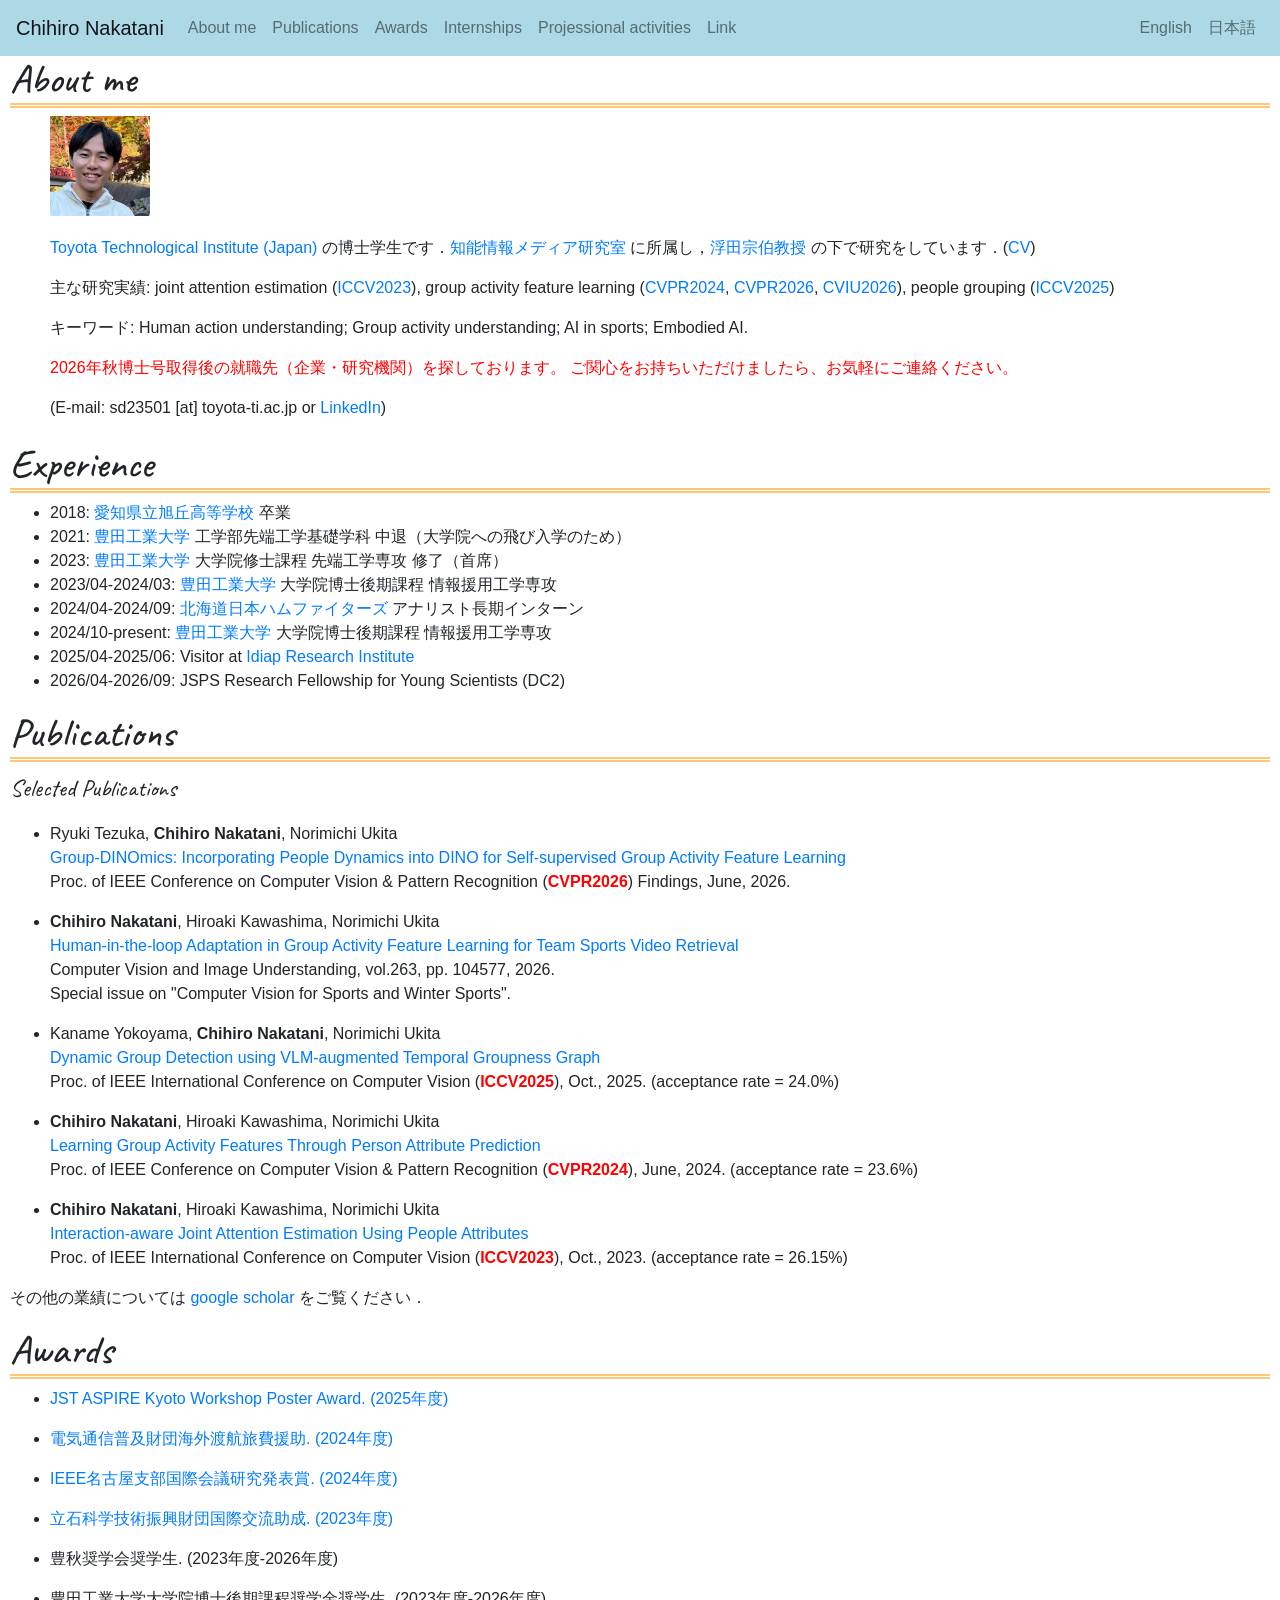
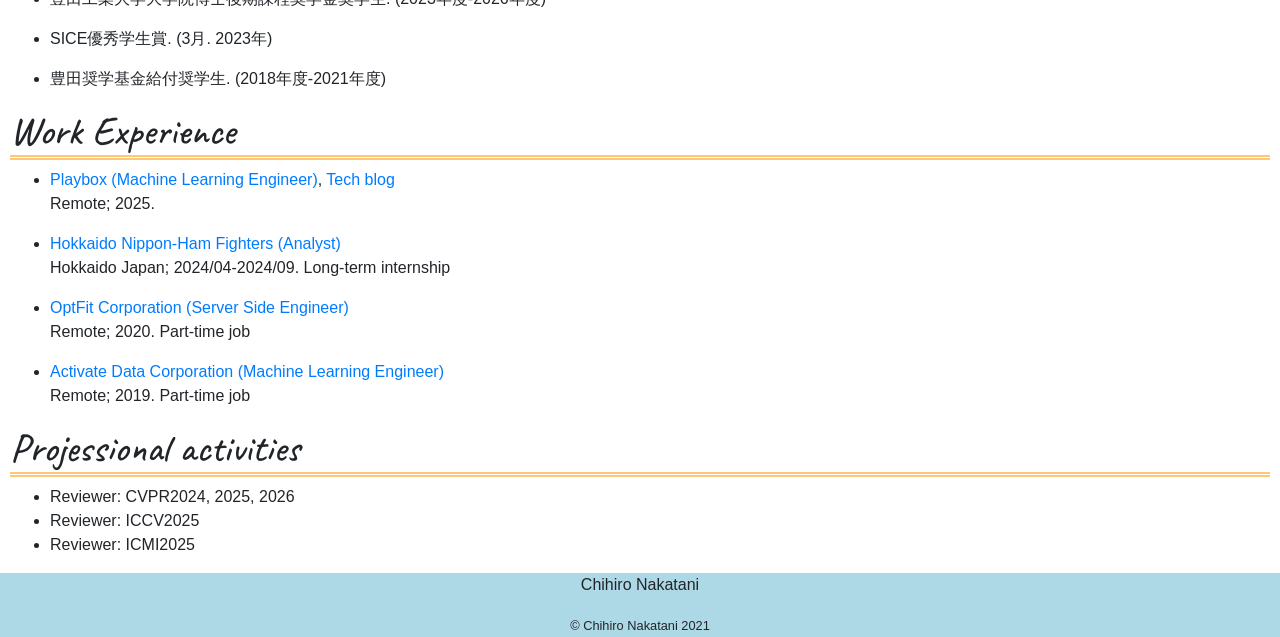
<file: portfolio_japanese_naive.html>
<!DOCTYPE html>
<html lang="en">
    <head>
        <!-- Google Analytics -->
        <script async src="https://www.googletagmanager.com/gtag/js?id=G-79YKY3C1S3"></script>
        <script>
          window.dataLayer = window.dataLayer || [];
          function gtag(){dataLayer.push(arguments);}
          gtag('js', new Date());
          gtag('config', 'G-79YKY3C1S3');
        </script>

        <meta charset="utf-8">
        <!-- viewport meta -->
        <meta name="viewport" content="width=device-width, initial-scale=1, shrink-to-fit=no">

        <!-- for SEO -->
        <title>Chihiro Nakatani</title>
        <meta name="keyword" content="chihiro nakatani, chihiro, nakatani, portfolio, 中谷千洋"> 
        <meta name="descriprion" 
        content="this site is portfolio of chihiro nakatani.
                It shows self introduction and experience of develop.
                このページは中谷千洋のポートフォリオページです。"
        > 

        <!-- Bootstrap CSS -->
        <link rel="stylesheet" href="https://stackpath.bootstrapcdn.com/bootstrap/4.4.1/css/bootstrap.min.css" integrity="sha384-Vkoo8x4CGsO3+Hhxv8T/Q5PaXtkKtu6ug5TOeNV6gBiFeWPGFN9MuhOf23Q9Ifjh" crossorigin="anonymous">

        <script src="https://code.jquery.com/jquery-3.4.1.slim.min.js" integrity="sha384-J6qa4849blE2+poT4WnyKhv5vZF5SrPo0iEjwBvKU7imGFAV0wwj1yYfoRSJoZ+n" crossorigin="anonymous"></script>
        <script src="https://cdn.jsdelivr.net/npm/popper.js@1.16.0/dist/umd/popper.min.js" integrity="sha384-Q6E9RHvbIyZFJoft+2mJbHaEWldlvI9IOYy5n3zV9zzTtmI3UksdQRVvoxMfooAo" crossorigin="anonymous"></script>
        <script src="https://stackpath.bootstrapcdn.com/bootstrap/4.4.1/js/bootstrap.min.js" integrity="sha384-wfSDF2E50Y2D1uUdj0O3uMBJnjuUD4Ih7YwaYd1iqfktj0Uod8GCExl3Og8ifwB6" crossorigin="anonymous"></script>

        <!-- for icon -->
        <link href="https://use.fontawesome.com/releases/v5.6.1/css/all.css" rel="stylesheet">

        <link rel="stylesheet" href="style.css">

        <!-- font -->
        <link href="https://fonts.googleapis.com/css?family=Caveat" rel="stylesheet">
        <link href="https://fonts.googleapis.com/css?family=Corben:700" rel="stylesheet">
    </head>
    <body>
        <header>
            <nav class="navbar navbar-expand-lg navbar-light fixed-top">
                <a class="navbar-brand" href="#top">Chihiro Nakatani</a>
                <button class="navbar-toggler" type="button" data-toggle="collapse" data-target="#navbarNavDropdown" aria-controls="navbarNavDropdown" aria-expanded="false" aria-label="Toggle navigation">
                    <span class="navbar-toggler-icon"></span>
                </button>
                <div class="collapse navbar-collapse" id="navbarNavDropdown">
                    <ul class="navbar-nav mr-auto">
                        <li class="nav-item">
                        <a class="nav-link" href="#aboutme">About me</a>
                        </li>
                        <li class="nav-item">
                            <a class="nav-link" href="#publications">Publications</a>
                        </li>
                        <li class="nav-item">
                            <a class="nav-link" href="#awards">Awards</a>
                        </li>
                        <li class="nav-item">
                        <a class="nav-link" href="#internships">Internships</a>
                        </li>
                        <li class="nav-item">
                            <a class="nav-link" href="#projessional_activities">Projessional activities</a>
                        </li>
                        <li class="nav-item">
                            <a class="nav-link" href="#link">Link</a>
                        </li>                    
                    </ul>
                    <ul class="navbar-nav">
                        <li class="nav-item">
                            <a class="nav-link" href="./portfolio_english.html">English</a>
                        </li>
                        <li class="nav-item">
                            <a class="nav-link" href="./portfolio_japanese.html">日本語</a>
                        </li>
                    </ul>
                </div> 
              </nav>
        </header>
        <main>
            <div id="aboutme">
                <h1 class="title">About me</h1>
                <ul class="aboutme">
                    <li class="aboutme">
                        <img src="imgs/croped_face_2025.jpg" alt="Face", height="100px">
                    <!-- <a href="https://github.com/chihina" target="_blank" rel="noopener noreferrer"><i class="fab fa-github me_icons"></i></a> -->
                    <!-- <a href="https://www.linkedin.com/in/chihiro-nakatani-2060b01a9" target="_blank" rel="noopener noreferrer"><i class="fab fa-linkedin me_icons"></i></a> -->
                    <!-- <a href="pdfs/cv.pdf" target="_blank"><span style="font-size: x-large;">CV</span></a> -->
                    </li>
                    
                    <li class="aboutme">
                        <p>
                           <a href="https://www.toyota-ti.ac.jp/" target="_blank" rel="noopener noreferrer">Toyota Technological Institute (Japan)<a>
                            の博士学生です．<a href="https://www.toyota-ti.ac.jp/Lab/Denshi/iim/index-j.html" target="_blank" rel="noopener noreferrer">知能情報メディア研究室<a> 
                            に所属し，<a href="https://www.toyota-ti.ac.jp/Lab/Denshi/iim/ukita/index-j.html" target="_blank" rel="noopener noreferrer">浮田宗伯教授<a>
                            の下で研究をしています．(<a href="pdfs/cv.pdf" target="_blank">CV</a>)
                        </p>
                        <p>
                            主な研究実績: joint attention estimation 
                            (<a href="https://www.toyota-ti.ac.jp/Lab/Denshi/iim/ukita/selection/ICCV2023-PJAE.html" target="_blank" rel="noopener noreferrer">ICCV2023<a>),
                            group activity feature learning 
                            (<a href="https://www.toyota-ti.ac.jp/Lab/Denshi/iim/ukita/selection/CVPR2024-GAFL.html" target="_blank" rel="noopener noreferrer">CVPR2024<a>,
                            <a href="" target="_blank" rel="noopener noreferrer">CVPR2026<a>,
                            <a href="" target="_blank" rel="noopener noreferrer">CVIU2026<a>),
                            people grouping
                            (<a href="" target="_blank" rel="noopener noreferrer">ICCV2025<a>)
                        </p>

                        <p>
                            キーワード: Human action understanding; Group activity understanding; AI in sports; Embodied AI.
                        </p>

                        <p>
                            <font color="red">
                                2026年秋博士号取得後の就職先（企業・研究機関）を探しております。 
                                ご関心をお持ちいただけましたら、お気軽にご連絡ください。
                            </font>
                        </p>
                        <p>
                            (E-mail: sd23501 [at] toyota-ti.ac.jp or <a href="https://www.linkedin.com/in/chihiro-nakatani-2060b01a9" target="_blank" rel="noopener noreferrer">LinkedIn</a>)
                        </p>
                    </li>
                </ul>
            </div>
            <div id="educational_experience">
                <!-- <h1 class="title">Educational experience</h1> -->
                <h1 class="title">Experience</h1>
                <ul class="educational_experience">
                    <li class="abouteducational_experienceme">
                        2018: 
                        <a href="https://aichi-asahigaoka.ed.jp/" target="_blank" rel="noopener noreferrer">愛知県立旭丘高等学校</a>
                        卒業
                    </li>
                    <li class="abouteducational_experienceme">
                        2021: 
                        <a href="https://www.toyota-ti.ac.jp/" target="_blank" rel="noopener noreferrer">豊田工業大学</a>
                        工学部先端工学基礎学科 中退（大学院への飛び入学のため）
                    </li>
                    <li class="abouteducational_experienceme">
                        2023: 
                        <a href="https://www.toyota-ti.ac.jp/" target="_blank" rel="noopener noreferrer">豊田工業大学</a>
                        大学院修士課程 先端工学専攻 修了（首席）
                    </li>
                    <!-- <li class="abouteducational_experienceme"> -->
                        <!-- 2023-present: 豊田工業大学 大学院博士後期課程 情報援用工学専攻 -->
                    <!-- </li> -->
                    <li class="abouteducational_experienceme">
                        2023/04-2024/03: 
                        <a href="https://www.toyota-ti.ac.jp/" target="_blank" rel="noopener noreferrer">豊田工業大学</a>
                        大学院博士後期課程 情報援用工学専攻
                    </li>
                    <li class="abouteducational_experienceme">
                        2024/04-2024/09: 
                        <a href="https://www.fighters.co.jp/" target="_blank" rel="noopener noreferrer">北海道日本ハムファイターズ</a>
                        アナリスト長期インターン
                    </li>
                    <li class="abouteducational_experienceme">
                        2024/10-present: 
                        <a href="https://www.toyota-ti.ac.jp/" target="_blank" rel="noopener noreferrer">豊田工業大学</a>
                        大学院博士後期課程 情報援用工学専攻
                    </li>
                    <li class="abouteducational_experienceme">
                        2025/04-2025/06: Visitor at
                        <a href="https://www.idiap.ch/" target="_blank" rel="noopener noreferrer">Idiap Research Institute</a>
                    </li>
                    <li class="abouteducational_experienceme">
                        2026/04-2026/09: 
                        JSPS Research Fellowship for Young Scientists (DC2)
                    </li>
                </ul>
            </div>

            <h1 class="title">Publications</h1>

            <div id="publications">
                <p class="title_sub">Selected Publications</p>

                <ul class="publicationseParent">
                    <li class="publicationseParent">
                        Ryuki Tezuka, <b>Chihiro Nakatani</b>, Norimichi Ukita
                    </li>
                    <a href="" target="_blank" rel="noopener noreferrer">
                    Group-DINOmics: Incorporating People Dynamics into DINO for Self-supervised Group Activity Feature Learning
                    <a>
                    <p>
                    Proc. of IEEE Conference on Computer Vision & Pattern Recognition (<b><font color="red">CVPR2026</font></b>) Findings, June, 2026.
                    </p>
                </ul>
                <ul class="publicationseParent">
                    <li class="publicationseParent">
                        <b>Chihiro Nakatani</b>, Hiroaki Kawashima, Norimichi Ukita
                    </li>
                    <a href="https://www.toyota-ti.ac.jp/Lab/Denshi/iim/ukita/selection/CVIU2026-GAFL.html" target="_blank" rel="noopener noreferrer">
                    Human-in-the-loop Adaptation in Group Activity Feature Learning for Team Sports Video Retrieval
                    <a>
                    <p>
                    Computer Vision and Image Understanding, vol.263, pp. 104577, 2026. <br>
                    Special issue on "Computer Vision for Sports and Winter Sports".
                    </p>
                </ul>
                <ul class="publicationseParent">
                    <li class="publicationseParent">
                        Kaname Yokoyama, <b>Chihiro Nakatani</b>, Norimichi Ukita
                    </li>
                    <a href="https://www.toyota-ti.ac.jp/Lab/Denshi/iim/ukita/selection/ICCV2025-new.html" target="_blank" rel="noopener noreferrer">
                    Dynamic Group Detection using VLM-augmented Temporal Groupness Graph
                    <a>
                    <p>
                    Proc. of IEEE International Conference on Computer Vision (<b><font color="red">ICCV2025</font></b>), Oct., 2025. (acceptance rate = 24.0%)
                    </p>
                </ul>
                <ul class="publicationseParent">
                    <li class="publicationseParent">
                        <b>Chihiro Nakatani</b>, Hiroaki Kawashima, Norimichi Ukita
                    </li>
                    <a href="https://www.toyota-ti.ac.jp/Lab/Denshi/iim/ukita/selection/CVPR2024-GAFL.html" target="_blank" rel="noopener noreferrer">
                    Learning Group Activity Features Through Person Attribute Prediction
                    <a>
                    <p>
                    Proc. of IEEE Conference on Computer Vision & Pattern Recognition (<b><font color="red">CVPR2024</font></b>), June, 2024. (acceptance rate = 23.6%)
                    </p>
                </ul>
                <ul class="publicationseParent">
                    <li class="publicationseParent">
                        <b>Chihiro Nakatani</b>, Hiroaki Kawashima, Norimichi Ukita
                    </li>
                    <a href="https://www.toyota-ti.ac.jp/Lab/Denshi/iim/ukita/selection/ICCV2023-PJAE.html" target="_blank" rel="noopener noreferrer">
                    Interaction-aware Joint Attention Estimation Using People Attributes
                    <a>
                    <p>
                    Proc. of IEEE International Conference on Computer Vision (<b><font color="red">ICCV2023</font></b>), Oct., 2023. (acceptance rate = 26.15%)
                    </p>
                </ul>
            </div>


            <!-- <div id="publications"> -->
                <!-- <p class="title_sub">Selected Publications</p> -->

                <!-- <p class="title_sub">International Conference (Peer-reviewed)</p>
                <ul class="publicationseParent">
                    <li class="publicationseParent">
                        Kaname Yokoyama, <b>Chihiro Nakatani</b>, Norimichi Ukita
                    </li>
                    <a href="" target="_blank" rel="noopener noreferrer">
                    Dynamic Group Detection using VLM-augmented Temporal Groupness Graph
                    <a>
                    <p>
                    Proc. of IEEE International Conference on Computer Vision (<b><font color="red">ICCV2025</font></b>), Oct., 2025. (acceptance rate = 24.0%)
                    </p>
                </ul>
                <ul class="publicationseParent">
                    <li class="publicationseParent">
                        <b>Chihiro Nakatani</b>, Hiroaki Kawashima, Norimichi Ukita
                    </li>
                    <a href="https://www.toyota-ti.ac.jp/Lab/Denshi/iim/ukita/selection/CVPR2024-GAFL.html" target="_blank" rel="noopener noreferrer">
                    Learning Group Activity Features Through Person Attribute Prediction
                    <a>
                    <p>
                    Proc. of IEEE Conference on Computer Vision & Pattern Recognition (<b><font color="red">CVPR2024</font></b>), June, 2024. (acceptance rate = 23.6%)
                    </p>
                </ul>
                <ul class="publicationseParent">
                    <li class="publicationseParent">
                        <b>Chihiro Nakatani</b>, Hiroaki Kawashima, Norimichi Ukita
                    </li>
                    <a href="https://www.toyota-ti.ac.jp/Lab/Denshi/iim/ukita/selection/ICCV2023-PJAE.html" target="_blank" rel="noopener noreferrer">
                    Interaction-aware Joint Attention Estimation Using People Attributes
                    <a>
                    <p>
                    Proc. of IEEE International Conference on Computer Vision (<b><font color="red">ICCV2023</font></b>), Oct., 2023. (acceptance rate = 26.15%)
                    </p>
                </ul>
                <ul class="publicationseParent">
                    <li class="publicationseParent">
                        <b>Chihiro Nakatani</b>, Hiroaki Kawashima, Norimichi Ukita
                    </li>
                    <a href="https://ieeexplore.ieee.org/document/10215994" target="_blank" rel="noopener noreferrer">
                        Joint Learning with Group Relation and Individual Action
                    <a>
                    <p>
                        Proc. of the 18th International Conference on Machine Vision Applications (MVA2023), July, 2023. (oral acceptance rate = 16.5%)
                    </p>
                </ul>
                <ul class="publicationseParent">
                    <li class="publicationseParent">
                        Daiki Mushiake,  Kentaro Otomo, <b>Chihiro Nakatani</b>, Norimichi Ukita
                    </li>
                    <a href="https://ieeexplore.ieee.org/document/10216216" target="_blank" rel="noopener noreferrer">
                        Shape Preservation in Image Style Transfer for Gaze Estimation
                    <a>
                    <p>
                        Proc. of the 18th International Conference on Machine Vision Applications (MVA2023), July, 2023. (oral acceptance rate = 16.5%)
                    </p>
                </ul>
                </ul>
                <ul class="publicationseParent">
                    <li class="publicationseParent">
                        <b>Chihiro Nakatani</b>, Kohei Sendo, Norimichi Ukita
                    </li>
                    <a href="http://www.mva-org.jp/Proceedings/2021/papers/O1-2-2.pdf" target="_blank" rel="noopener noreferrer">
                        Group Activity Recognition Using Joint Learning of Individual Action Recognition and People Grouping
                    <a>
                    <p>
                        Proc. of the 17th International Conference on Machine Vision Applications (MVA2021), July, 2021. (oral acceptance rate = 18.9%)
                    </p>
                </ul>
            </div>

            <div id="publications">
                <p class="title_sub">International Conference (Non Peer-reviewed)</p>
                <ul class="publicationseParent">
                    <li class="publicationseParent">
                        Goutam Bhat, Martin Danelljan, Radu Timofte, et al. (include <b>Chihiro Nakatani</b>)
                    </li>
                    <a href="https://openaccess.thecvf.com/content/CVPR2022W/NTIRE/html/Bhat_NTIRE_2022_Burst_Super-Resolution_Challenge_CVPRW_2022_paper.html" target="_blank" rel="noopener noreferrer">
                        NTIRE 2022 Burst Super-Resolution Challenge
                    <a>
                    <p>
                        Proc. of New Trends in Image Restoration and Enhancement Workshop (NTIRE2022), CVPR Workshop, June, 2022
                    </p>
                </ul>
            </div>

            <div id="publications">
                <p class="title_sub">Domestic Conference (Non Peer-reviewed)</p>
                <ul class="publicationseParent">
                    <li class="publicationseParent">
                        平野将三朗, <b>中谷千洋</b>, 浮田宗伯
                    </li>
                    <a href="" target="_blank" rel="noopener noreferrer">
                        物体の相対的位置関係を用いた複数物体追跡
                    <a>
                    <p>
                        MIRU, 7月, 2025年
                    </p>
                </ul>
                <ul class="publicationseParent">
                    <li class="publicationseParent">
                        横山要, <b>中谷千洋</b>, 浮田宗伯
                    </li>
                    <a href="" target="_blank" rel="noopener noreferrer">
                        視覚言語モデルによる画像の意味理解を考慮した動的グループ検出
                    <a>
                    <p>
                        MIRU, 7月, 2025年
                    </p>
                </ul>
                <ul class="publicationseParent">
                    <li class="publicationseParent">
                        手塚龍希, <b>中谷千洋</b>, 浮田宗伯
                    </li>
                    <a href="" target="_blank" rel="noopener noreferrer">
                        DINOv2は複雑な複数人の相互作用を理解しているか？
                    <a>
                    <p>
                        MIRU, 7月, 2025年
                    </p>
                </ul>
                <ul class="publicationseParent">
                    <li class="publicationseParent">
                        平野将三朗, <b>中谷千洋</b>, 浮田宗伯
                    </li>
                    <a href="" target="_blank" rel="noopener noreferrer">
                        物体の相対的位置関係を用いた複数物体追跡
                    <a>
                    <p>
                        情報処理学会研究報告CVIM, 5月, 2025年
                    </p>
                </ul>
                <ul class="publicationseParent">
                    <li class="publicationseParent">
                        横山要, <b>中谷千洋</b>, 浮田宗伯
                    </li>
                    <a href="" target="_blank" rel="noopener noreferrer">
                        視覚言語モデルによる画像の意味理解を考慮した動的グループ検出
                    <a>
                    <p>
                        情報処理学会研究報告CVIM, 5月, 2025年
                    </p>
                </ul>
                <ul class="publicationseParent">
                    <li class="publicationseParent">
                        山下陽平, <b>中谷千洋</b>, 浮田宗伯
                    </li>
                    <a href="https://ipsj.ixsq.nii.ac.jp/ej/index.php?active_action=repository_view_main_item_detail&page_id=13&block_id=8&item_id=213545&item_no=1" target="_blank" rel="noopener noreferrer">
                        服寸法に基づくサイズ可変仮想試着
                    <a>
                    <p>
                        情報処理学会研究報告CVIM, 3月, 2023年
                    </p>
                </ul>
                <ul class="publicationseParent">
                    <li class="publicationseParent">
                        <b>中谷千洋</b>, 川嶋宏彰, 浮田宗伯
                    </li>
                    <a href="https://ipsj.ixsq.nii.ac.jp/ej/index.php?active_action=repository_view_main_item_detail&page_id=13&block_id=8&item_id=213545&item_no=1" target="_blank" rel="noopener noreferrer">
                        スポーツ映像における視線集中を利用したボール検出
                    <a>
                    <p>
                        情報処理学会研究報告CVIM, 11月, 2021年
                    </p>
                </ul>
                <ul class="publicationseParent">
                    <li class="publicationseParent">
                        <b>中谷千洋</b>, 千藤滉平, 浮田宗伯
                    </li>
                    <a href="https://ipsj.ixsq.nii.ac.jp/ej/index.php?active_action=repository_view_main_item_detail&page_id=13&block_id=8&item_id=211120&item_no=1" target="_blank" rel="noopener noreferrer">
                        個人行動とグループ構成の同時学習によるグループ行動認識
                    <a>
                    <p>
                        情報処理学会研究報告CVIM, 5月, 2021年
                    </p>
                </ul>                
            </div> -->
            <p> その他の業績については
                <a href="https://scholar.google.com/citations?user=StlST64AAAAJ" target="_blank" rel="noopener noreferrer">google scholar<a> 
                をご覧ください．
            </p>
            
            <div id="awards">
                <h1 class="title">Awards</h1>
                <ul class="awardsParent">
                    <li class="awardsParent">
                        <a href="https://kyotovision.github.io/2025-kyoto_workshop/" target="_blank" rel="noopener noreferrer">
                            <p>JST ASPIRE Kyoto Workshop Poster Award. (2025年度)</p>
                        </a>
                    </li>
                    <li class="awardsParent">
                        <a href="https://www.taf.or.jp/files/2131/1314208804.pdf" target="_blank" rel="noopener noreferrer">
                            <p>電気通信普及財団海外渡航旅費援助. (2024年度)</p>
                        </a>
                    </li>
                    <li class="awardsParent">
                        <a href="https://ieee-jp.org/section/nagoya/2024/04/11/2024%e5%b9%b4-ieee%e5%90%8d%e5%8f%a4%e5%b1%8b%e6%94%af%e9%83%a8%e5%9b%bd%e9%9a%9b%e4%bc%9a%e8%ad%b0%e7%a0%94%e7%a9%b6%e7%99%ba%e8%a1%a8%e8%b3%9e%e5%8f%97%e8%b3%9e%e8%80%85/" target="_blank" rel="noopener noreferrer">
                            <p>IEEE名古屋支部国際会議研究発表賞. (2024年度)</p>
                        </a>
                    </li>
                    <li class="awardsParent">
                        <a href="https://www.tateisi-f.org/news/2023-09-29" target="_blank" rel="noopener noreferrer">
                            <p>立石科学技術振興財団国際交流助成. (2023年度)</p>
                        </a>
                    </li>
                    <li class="awardsParent">
                        <p>豊秋奨学会奨学生. (2023年度-2026年度)</p>
                    </li>
                    <li class="awardsParent">
                        <p>豊田工業大学大学院博士後期課程奨学金奨学生. (2023年度-2026年度)</p>
                    </li>
                    <li class="awardsParent">
                        <p>SICE優秀学生賞. (3月. 2023年)</p>
                    </li>
                    <li class="awardsParent">
                        <p>豊田奨学基金給付奨学生. (2018年度-2021年度)</p>
                    </li>
                </ul>
            </div>
            <div id="internships">
                <h1 class="title">Work Experience</h1>
                <ul class="internshipsParent">
                    <li class="internshipsParent">
                        <a href="https://playbox.co.jp/" target="_blank" rel="noopener noreferrer">Playbox (Machine Learning Engineer)<a>,
                        <a href="https://playbox.co.jp/posts/action-spotting/" target="_blank" rel="noopener noreferrer">Tech blog</a>
                        </li>
                    <p>Remote; 2025.</p>
                </ul>
                <ul class="internshipsParent">
                    <li class="internshipsParent">
                        <a href="https://www.fighters.co.jp/" target="_blank" rel="noopener noreferrer">Hokkaido Nippon-Ham Fighters (Analyst)<a>
                    </li>
                    <p>Hokkaido Japan; 2024/04-2024/09. Long-term internship</p>
                    <!-- <p>トラッキングデータを用いた守備解析</p> -->
                </ul>
                <ul class="internshipsParent">
                    <li class="internshipsParent">
                        <a href="https://optfit.jp/" target="_blank" rel="noopener noreferrer">OptFit Corporation (Server Side Engineer)<a>
                    </li>
                    <!-- <p>Aichi Japan; 2020. Part-time job</p> -->
                    <p>Remote; 2020. Part-time job</p>
                    <!-- <p>ジム管理に関連したwebサービスの開発</p> -->
                </ul>
                <ul class="internshipsParent">
                    <li class="internshipsParent">
                        <a href="https://activate-data.com/" target="_blank" rel="noopener noreferrer">Activate Data Corporation (Machine Learning Engineer)<a>
                    </li>
                    <p>Remote; 2019. Part-time job</p>
                    <!-- <p>Aichi Japan; 2019. Part-time job</p> -->
                    <!-- <p>深層学習を用いた画像認識モデルの学習</p> -->
                </ul>
            </div>
            <div id="projessional_activities">
                <h1 class="title">Projessional activities</h1>
                <ul class="proActParent">
                    <li class="proActParent">
                        Reviewer: CVPR2024, 2025, 2026
                    </li>
                    <li class="proActParent">
                        Reviewer: ICCV2025
                    </li>
                    <li class="proActParent">
                        Reviewer: ICMI2025
                    </li>
                </ul>
            </div>
            <!-- <div id="link"> -->
                <!-- <h1 class="title">Link</h1> -->
                <!-- <p><a href="https://github.com/chihina" target="_blank" rel="noopener noreferrer"><span>Github</span></a></p> -->
                <!-- <p><a href="https://www.linkedin.com/in/chihiro-nakatani-2060b01a9" target="_blank" rel="noopener noreferrer"><span>LinkedIn</span></a></p> -->
                <!-- <p><a href="https://scholar.google.com/citations?user=StlST64AAAAJ" target="_blank" rel="noopener noreferrer"><span>Google Scholar</span></a></p> -->
            <!-- </div> -->
        </main>
        <footer>
            <div style="text-align: center;">
                <p>Chihiro Nakatani</p>
                <small>&copy; Chihiro Nakatani 2021</small>
            </div>
        </footer>
    </body>
</html>
</file>
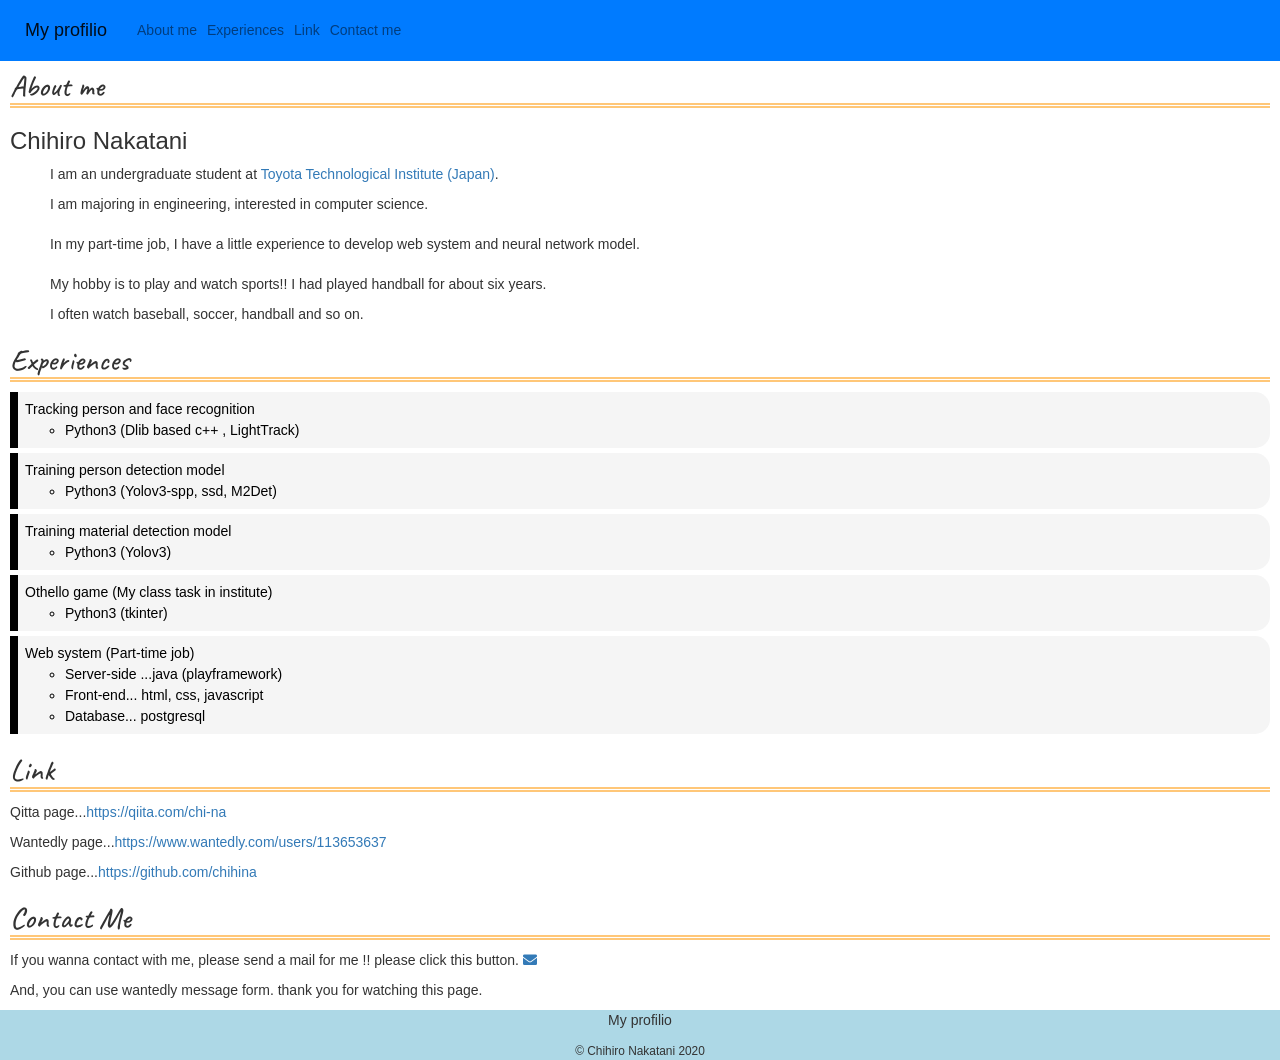
<file: profilo.html>
<!DOCTYPE html>
<html lang="en">
    <head>
        <meta charset="utf-8">
        <!-- viewport meta -->
        <meta name="viewport" content="width=device-width, initial-scale=1, shrink-to-fit=no">
        <!-- Bootstrap CSS -->
        <link rel="stylesheet" href="https://maxcdn.bootstrapcdn.com/bootstrap/4.0.0/css/bootstrap.min.css" integrity="sha384-Gn5384xqQ1aoWXA+058RXPxPg6fy4IWvTNh0E263XmFcJlSAwiGgFAW/dAiS6JXm" crossorigin="anonymous">
        <title>Self Introduction</title>

                <!-- Latest compiled and minified CSS -->
        <link rel="stylesheet" href="https://maxcdn.bootstrapcdn.com/bootstrap/3.4.1/css/bootstrap.min.css">

        <!-- jQuery library -->
        <script src="https://ajax.googleapis.com/ajax/libs/jquery/3.4.1/jquery.min.js"></script>

        <!-- Latest compiled JavaScript -->
        <script src="https://maxcdn.bootstrapcdn.com/bootstrap/3.4.1/js/bootstrap.min.js"></script>

        <!-- for icon -->
        <link href="https://use.fontawesome.com/releases/v5.6.1/css/all.css" rel="stylesheet">

        <link rel="stylesheet" href="style.css">

        <!-- font -->
        <link href="https://fonts.googleapis.com/css?family=Caveat" rel="stylesheet">
        <link href="https://fonts.googleapis.com/css?family=Corben:700" rel="stylesheet">
    </head>
    <body>
        <header>
            <nav class="navbar navbar-expand-lg navbar-light bg-primary navbar-fixed-top">
                <a class="navbar-brand" href="#top">My profilio</a>
                <button class="navbar-toggler" type="button" data-toggle="collapse" data-target="#navbarNavDropdown" aria-controls="navbarNavDropdown" aria-expanded="false" aria-label="Toggle navigation">
                  <span class="navbar-toggler-icon"></span>
                </button>
                <div class="collapse navbar-collapse" id="navbarNavDropdown">
                  <ul class="navbar-nav">
                    <li class="nav-item">
                      <a class="nav-link" href="#aboutme">About me</a>
                    </li>
                    <li class="nav-item">
                      <a class="nav-link" href="#experiences">Experiences</a>
                    </li>
                    <li class="nav-item">
                        <a class="nav-link" href="#link">Link</a>
                      </li>                    
                    <li class="nav-item">
                        <a class="nav-link" href="#contactme">Contact me</a>
                    </li>    
                  </ul>
                </div>         
              </nav>
        </header>
        <main>
            <div id="aboutme">
                <h2 class="title">About me</h2>
                <h3 class="name">Chihiro Nakatani</h3>
                <ul class="aboutme">
                    <li class="aboutme">
                        <p> I am an undergraduate student at 
                            <a href="https://www.toyota-ti.ac.jp/" target="_blank" rel="noopener noreferrer">Toyota Technological Institute (Japan)<a>.
                        </p>
                        <p>
                            I am majoring in engineering,
                            interested in computer science.
                        </p>
                    </li>
                    <li class="aboutme">
                        <p>
                            In my part-time job, I have a little experience to develop web system and neural network model.
                        </p>
                    </li>
                    <li class="aboutme">
                        <p>My hobby is to play and watch sports!! I had played handball for about six years.</p>
                        <p>I often watch baseball, soccer, handball and so on.</p>
                    </li>
                </ul>
            </div>
            <div id="experiences">
                <h2 class="title">Experiences</h2>
                <ul class="experienceParent">
                    <li class="experienceParent">
                        <span>Tracking person and face recognition</span>
                        <ul>
                            <li>Python3 (Dlib based c++ , LightTrack)</li>
                        </ul>
                    </li>
                    <li class="experienceParent">
                        <span>Training person detection model</span>
                        <ul>
                            <li>Python3 (Yolov3-spp, ssd, M2Det)</li>
                        </ul>
                    </li>
                    <li class="experienceParent">
                        <span>Training material detection model</span>
                        <ul>
                            <li>Python3 (Yolov3)</li>
                        </ul>
                    </li>
                    <li class="experienceParent">
                        <span>Othello game (My class task in institute)</span>
                        <ul>
                            <li>Python3 (tkinter)</li>
                        </ul>
                    </li>
                    <li class="experienceParent">
                        <span>Web system (Part-time job)</span>
                        <ul>
                            <li>Server-side ...java (playframework)</li>
                            <li>Front-end... html, css, javascript</li>
                            <li>Database... postgresql</li>
                        </ul>
                    </li>

                </ul>
            </div>
            <div id="link">
                <h2 class="title">Link</h2>
                <p>Qitta page...<a href="https://qiita.com/chi-na" target="_blank" rel="noopener noreferrer"><span>https://qiita.com/chi-na</span></a></p>
                <p>Wantedly page...<a href="https://www.wantedly.com/users/113653637" target="_blank" rel="noopener noreferrer"><span>https://www.wantedly.com/users/113653637</span></a></p>
                <p>Github page...<a href="https://github.com/chihina" target="_blank" rel="noopener noreferrer"><span>https://github.com/chihina</span></a></p>
            </div>
            <div class="contactme">
                <h2 class="title">Contact Me</h2>
                <p> 
                    If you wanna contact with me, please send a mail for me !! please click this button.
                    <a class="icon" href="mailto:sd18064@toyota-ti.ac.jp"><i class="fas fa-envelope"></i></a>
                </p>
                <p>And, you can use wantedly message form. thank you for watching this page.</p>
            </div>
        </main>
        <footer>
            <div style="text-align: center;">
                <p>My profilio</p>
                <small>&copy; Chihiro Nakatani 2020</small>
            </div>
        </footer>
    </body>
</html>
</file>
<file: style.css>
body {
    padding-top: 50px; 
}

main {
    margin: 5px 10px;
}

footer {
    /* margin: 5px 10px; */
    margin-top: 5px;
    background-color: lightblue;
}

.navbar {
    background-color: lightblue;
    /* background: linear-gradient(#afeeee, #ffffff); */
}

.title {
    border-bottom: double 5px #FFC778;
    font-family: 'Caveat', cursive;
}

.title_sub {
    /* border-bottom: solid 3px #333333; */
    font-size: x-large;
    font-family: 'Caveat', cursive;
}

ul.aboutme {
    list-style: none;
  }

li.aboutme {
    margin-bottom: 20px;
}


ul.experienceParent{
    padding: 0;
    position: relative;
}
  
li.experienceParent{
    color: black;
  border-left: solid 8px black;
  background: whitesmoke;
  margin-bottom: 5px;
  line-height: 1.5;
  border-radius: 0 15px 15px 0;
  padding: 0.5em;
  list-style-type: none!important;
}

p.pub_title {
    padding: .5em .7em;
    border-left: 5px solid #2589d0;
    background-color: #f2f2f2;
    color: #333333;
}

i.me_icons {
    font-size: 3.0em;
}
</file>
